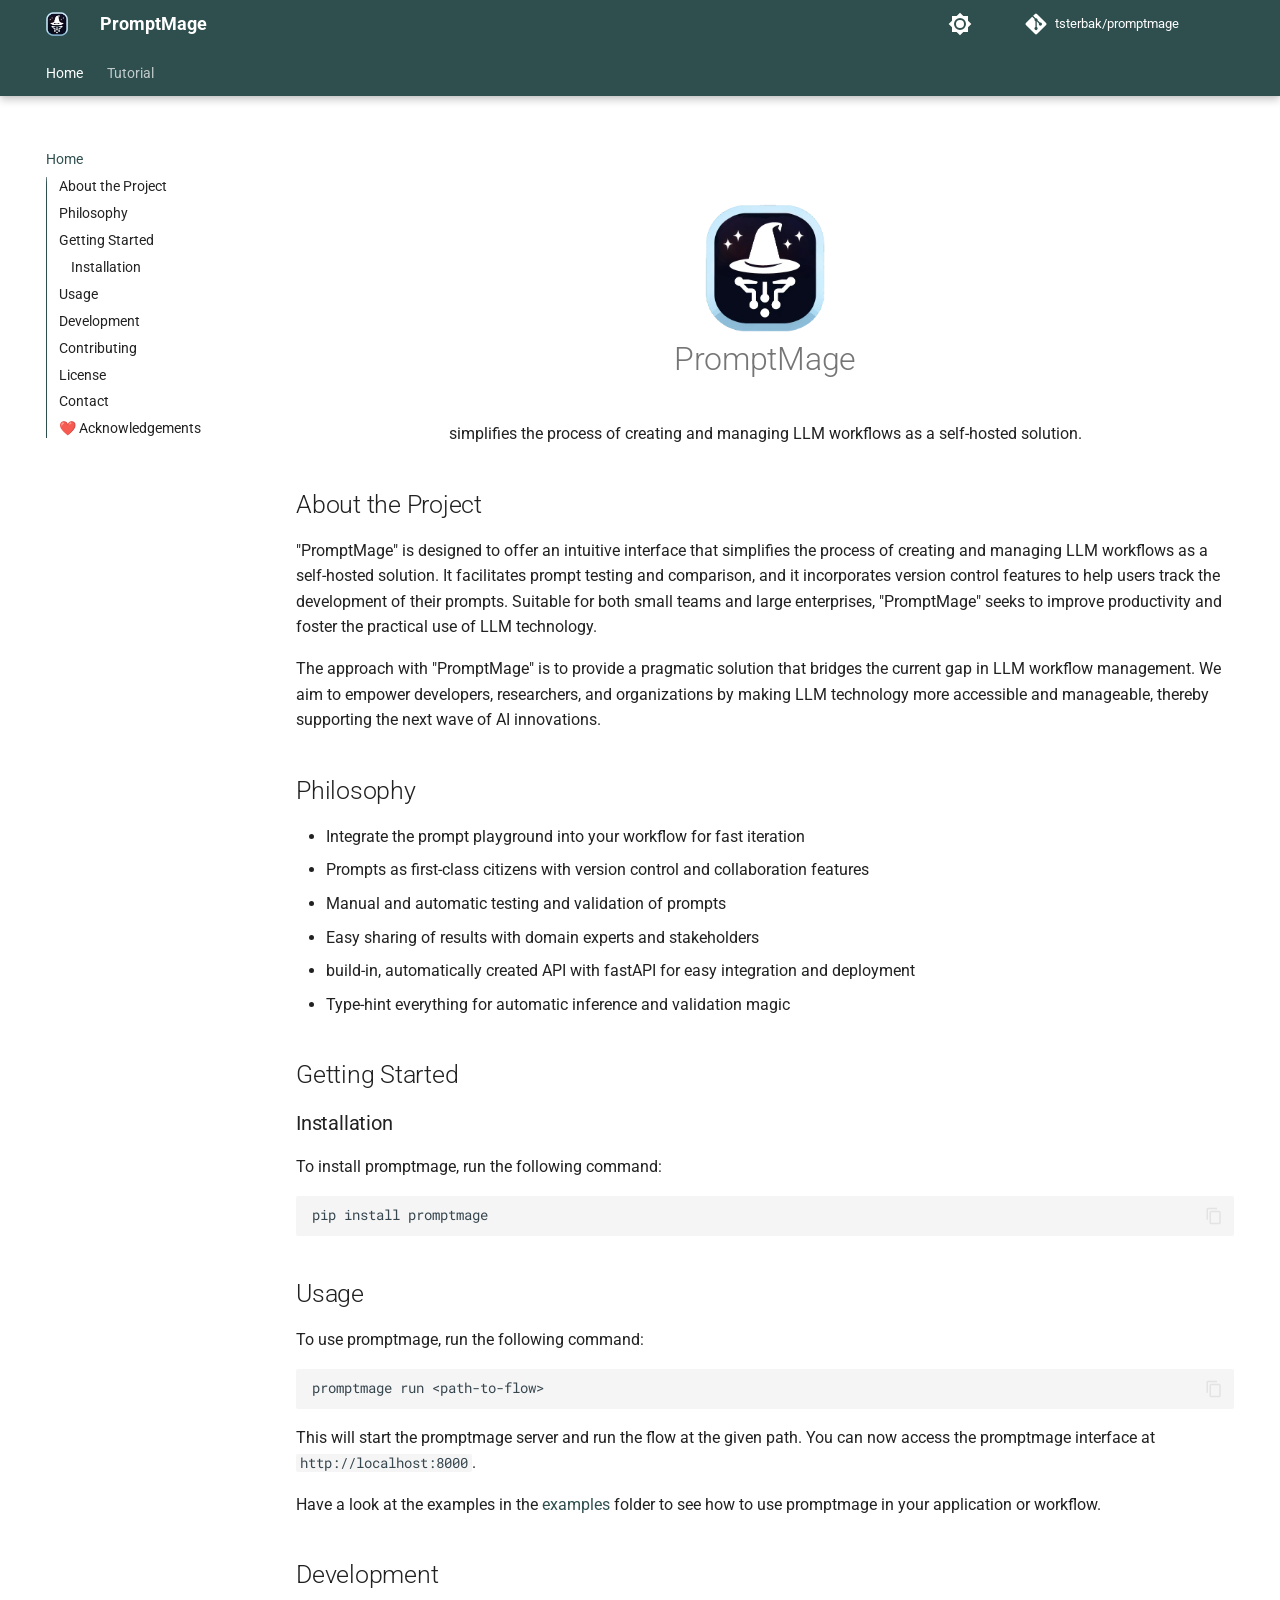
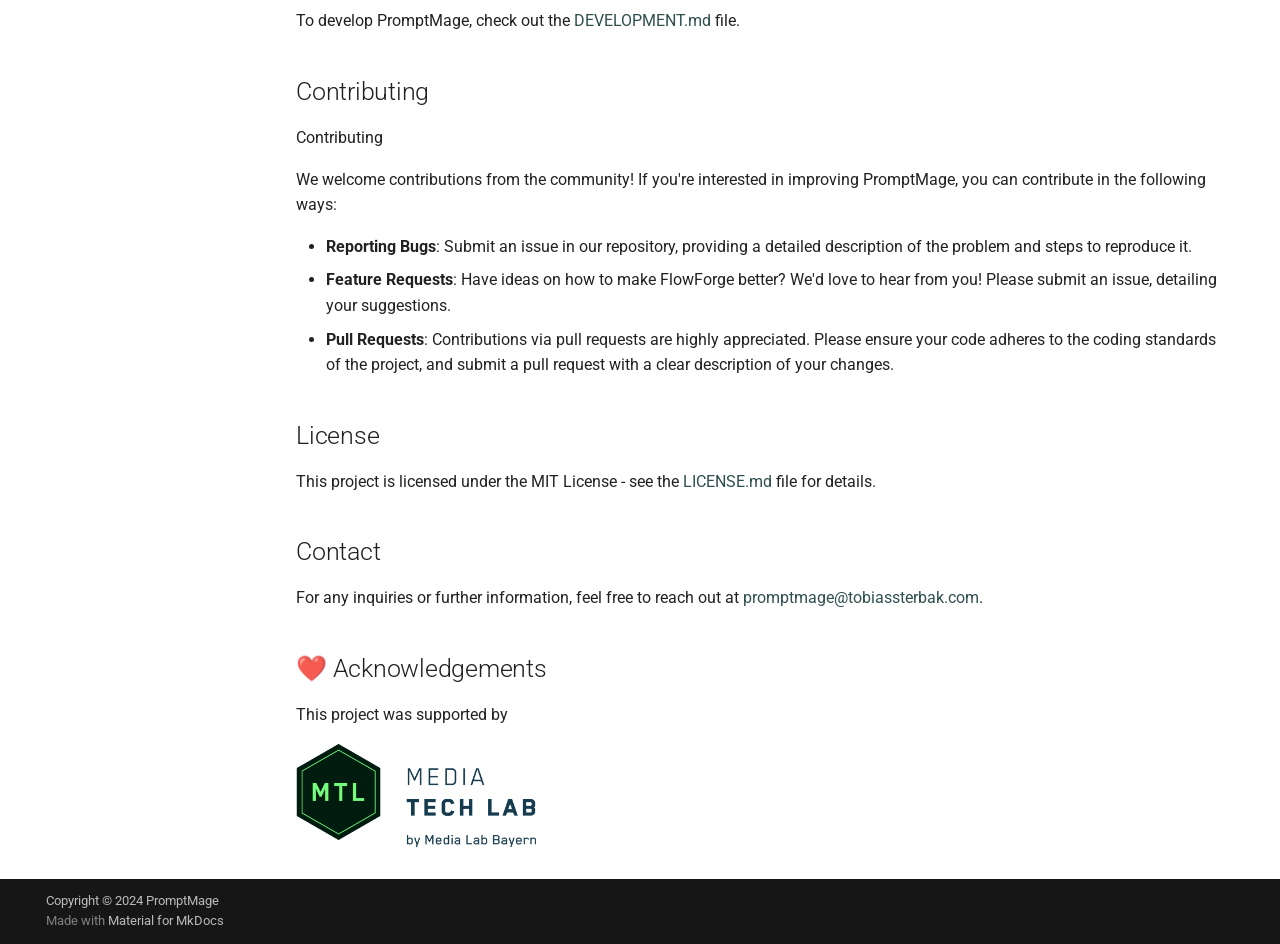
<file: index.html>
<!doctype html>
<html lang="en" class="no-js">
  <head>
    
      <meta charset="utf-8">
      <meta name="viewport" content="width=device-width,initial-scale=1">
      
        <meta name="description" content="PromptMage">
      
      
      
        <link rel="canonical" href="https://promptmage.io/">
      
      
      
        <link rel="next" href="tutorial/">
      
      
      <link rel="icon" href="images/favicon-32x32.png">
      <meta name="generator" content="mkdocs-1.6.0, mkdocs-material-9.5.27">
    
    
      
        <title>PromptMage</title>
      
    
    
      <link rel="stylesheet" href="assets/stylesheets/main.6543a935.min.css">
      
        
        <link rel="stylesheet" href="assets/stylesheets/palette.06af60db.min.css">
      
      


    
    
      
    
    
      
        
        
        <link rel="preconnect" href="https://fonts.gstatic.com" crossorigin>
        <link rel="stylesheet" href="https://fonts.googleapis.com/css?family=Roboto:300,300i,400,400i,700,700i%7CRoboto+Mono:400,400i,700,700i&display=fallback">
        <style>:root{--md-text-font:"Roboto";--md-code-font:"Roboto Mono"}</style>
      
    
    
      <link rel="stylesheet" href="stylesheets/extra.css">
    
    <script>__md_scope=new URL(".",location),__md_hash=e=>[...e].reduce((e,_)=>(e<<5)-e+_.charCodeAt(0),0),__md_get=(e,_=localStorage,t=__md_scope)=>JSON.parse(_.getItem(t.pathname+"."+e)),__md_set=(e,_,t=localStorage,a=__md_scope)=>{try{t.setItem(a.pathname+"."+e,JSON.stringify(_))}catch(e){}}</script>
    
      
  


  <script
  defer
  data-domain="promptmage.io"
  src="https://plausible.io/js/plausible.js"
></script>

<script>
  window.plausible = window.plausible || function () { (window.plausible.q = window.plausible.q || []).push(arguments) };

  /* Register event handlers after documented loaded */
  document.addEventListener("DOMContentLoaded", function () {
    /* Set up search tracking */
    if (document.forms.search) {
      var query = document.forms.search.query;
      query.addEventListener("blur", function() {
        if (this.value) plausible("Search", { props: { search_term: this.value } });
      })
    }

    /* Set up feedback, i.e. "Was this page helpful?" */
    document$.subscribe(function () {
      var feedback = document.forms.feedback;
      if (typeof feedback === "undefined") return;

      /* Send feedback to Plausible */
      for (var button of feedback.querySelectorAll("[type=submit]")) {
        button.addEventListener("click", function (ev) {
          ev.preventDefault();

          var page = document.location.pathname;
          var value = this.getAttribute("data-md-value");
          console.log("[feedback] User clicked", { value });
          plausible(`Feedback: ${value}`);

          /* Disable form and show note, if given */
          feedback.firstElementChild.disabled = true;
          var note = feedback.querySelector(".md-feedback__note [data-md-value='" + value + "']");
          if (note) note.hidden = false;
        })

        /* Show feedback */
        feedback.hidden = false;
      }
    });
  });
</script>
  
    <script>"undefined"!=typeof __md_analytics&&__md_analytics()</script>
  

    
    
    
  </head>
  
  
    
    
      
    
    
    
    
    <body dir="ltr" data-md-color-scheme="default" data-md-color-primary="indigo" data-md-color-accent="indigo">
  
    
    <input class="md-toggle" data-md-toggle="drawer" type="checkbox" id="__drawer" autocomplete="off">
    <input class="md-toggle" data-md-toggle="search" type="checkbox" id="__search" autocomplete="off">
    <label class="md-overlay" for="__drawer"></label>
    <div data-md-component="skip">
      
        
        <a href="#about-the-project" class="md-skip">
          Skip to content
        </a>
      
    </div>
    <div data-md-component="announce">
      
    </div>
    
    
      

  

<header class="md-header md-header--shadow md-header--lifted" data-md-component="header">
  <nav class="md-header__inner md-grid" aria-label="Header">
    <a href="." title="PromptMage" class="md-header__button md-logo" aria-label="PromptMage" data-md-component="logo">
      
  <img src="images/promptmage-logo.png" alt="logo">

    </a>
    <label class="md-header__button md-icon" for="__drawer">
      
      <svg xmlns="http://www.w3.org/2000/svg" viewBox="0 0 24 24"><path d="M3 6h18v2H3V6m0 5h18v2H3v-2m0 5h18v2H3v-2Z"/></svg>
    </label>
    <div class="md-header__title" data-md-component="header-title">
      <div class="md-header__ellipsis">
        <div class="md-header__topic">
          <span class="md-ellipsis">
            PromptMage
          </span>
        </div>
        <div class="md-header__topic" data-md-component="header-topic">
          <span class="md-ellipsis">
            
              Home
            
          </span>
        </div>
      </div>
    </div>
    
      
        <form class="md-header__option" data-md-component="palette">
  
    
    
    
    <input class="md-option" data-md-color-media="(prefers-color-scheme: light)" data-md-color-scheme="default" data-md-color-primary="indigo" data-md-color-accent="indigo"  aria-label="Switch to dark mode"  type="radio" name="__palette" id="__palette_0">
    
      <label class="md-header__button md-icon" title="Switch to dark mode" for="__palette_1" hidden>
        <svg xmlns="http://www.w3.org/2000/svg" viewBox="0 0 24 24"><path d="M12 8a4 4 0 0 0-4 4 4 4 0 0 0 4 4 4 4 0 0 0 4-4 4 4 0 0 0-4-4m0 10a6 6 0 0 1-6-6 6 6 0 0 1 6-6 6 6 0 0 1 6 6 6 6 0 0 1-6 6m8-9.31V4h-4.69L12 .69 8.69 4H4v4.69L.69 12 4 15.31V20h4.69L12 23.31 15.31 20H20v-4.69L23.31 12 20 8.69Z"/></svg>
      </label>
    
  
    
    
    
    <input class="md-option" data-md-color-media="(prefers-color-scheme: dark)" data-md-color-scheme="slate" data-md-color-primary="indigo" data-md-color-accent="indigo"  aria-label="Switch to light mode"  type="radio" name="__palette" id="__palette_1">
    
      <label class="md-header__button md-icon" title="Switch to light mode" for="__palette_0" hidden>
        <svg xmlns="http://www.w3.org/2000/svg" viewBox="0 0 24 24"><path d="M12 18c-.89 0-1.74-.2-2.5-.55C11.56 16.5 13 14.42 13 12c0-2.42-1.44-4.5-3.5-5.45C10.26 6.2 11.11 6 12 6a6 6 0 0 1 6 6 6 6 0 0 1-6 6m8-9.31V4h-4.69L12 .69 8.69 4H4v4.69L.69 12 4 15.31V20h4.69L12 23.31 15.31 20H20v-4.69L23.31 12 20 8.69Z"/></svg>
      </label>
    
  
</form>
      
    
    
      <script>var media,input,key,value,palette=__md_get("__palette");if(palette&&palette.color){"(prefers-color-scheme)"===palette.color.media&&(media=matchMedia("(prefers-color-scheme: light)"),input=document.querySelector(media.matches?"[data-md-color-media='(prefers-color-scheme: light)']":"[data-md-color-media='(prefers-color-scheme: dark)']"),palette.color.media=input.getAttribute("data-md-color-media"),palette.color.scheme=input.getAttribute("data-md-color-scheme"),palette.color.primary=input.getAttribute("data-md-color-primary"),palette.color.accent=input.getAttribute("data-md-color-accent"));for([key,value]of Object.entries(palette.color))document.body.setAttribute("data-md-color-"+key,value)}</script>
    
    
    
    
      <div class="md-header__source">
        <a href="https://github.com/tsterbak/promptmage" title="Go to repository" class="md-source" data-md-component="source">
  <div class="md-source__icon md-icon">
    
    <svg xmlns="http://www.w3.org/2000/svg" viewBox="0 0 448 512"><!--! Font Awesome Free 6.5.2 by @fontawesome - https://fontawesome.com License - https://fontawesome.com/license/free (Icons: CC BY 4.0, Fonts: SIL OFL 1.1, Code: MIT License) Copyright 2024 Fonticons, Inc.--><path d="M439.55 236.05 244 40.45a28.87 28.87 0 0 0-40.81 0l-40.66 40.63 51.52 51.52c27.06-9.14 52.68 16.77 43.39 43.68l49.66 49.66c34.23-11.8 61.18 31 35.47 56.69-26.49 26.49-70.21-2.87-56-37.34L240.22 199v121.85c25.3 12.54 22.26 41.85 9.08 55a34.34 34.34 0 0 1-48.55 0c-17.57-17.6-11.07-46.91 11.25-56v-123c-20.8-8.51-24.6-30.74-18.64-45L142.57 101 8.45 235.14a28.86 28.86 0 0 0 0 40.81l195.61 195.6a28.86 28.86 0 0 0 40.8 0l194.69-194.69a28.86 28.86 0 0 0 0-40.81z"/></svg>
  </div>
  <div class="md-source__repository">
    tsterbak/promptmage
  </div>
</a>
      </div>
    
  </nav>
  
    
      
<nav class="md-tabs" aria-label="Tabs" data-md-component="tabs">
  <div class="md-grid">
    <ul class="md-tabs__list">
      
        
  
  
    
  
  
    <li class="md-tabs__item md-tabs__item--active">
      <a href="." class="md-tabs__link">
        
  
    
  
  Home

      </a>
    </li>
  

      
        
  
  
  
    <li class="md-tabs__item">
      <a href="tutorial/" class="md-tabs__link">
        
  
    
  
  Tutorial

      </a>
    </li>
  

      
    </ul>
  </div>
</nav>
    
  
</header>
    
    <div class="md-container" data-md-component="container">
      
      
        
      
      <main class="md-main" data-md-component="main">
        <div class="md-main__inner md-grid">
          
            
              
              <div class="md-sidebar md-sidebar--primary" data-md-component="sidebar" data-md-type="navigation" >
                <div class="md-sidebar__scrollwrap">
                  <div class="md-sidebar__inner">
                    


  


  

<nav class="md-nav md-nav--primary md-nav--lifted md-nav--integrated" aria-label="Navigation" data-md-level="0">
  <label class="md-nav__title" for="__drawer">
    <a href="." title="PromptMage" class="md-nav__button md-logo" aria-label="PromptMage" data-md-component="logo">
      
  <img src="images/promptmage-logo.png" alt="logo">

    </a>
    PromptMage
  </label>
  
    <div class="md-nav__source">
      <a href="https://github.com/tsterbak/promptmage" title="Go to repository" class="md-source" data-md-component="source">
  <div class="md-source__icon md-icon">
    
    <svg xmlns="http://www.w3.org/2000/svg" viewBox="0 0 448 512"><!--! Font Awesome Free 6.5.2 by @fontawesome - https://fontawesome.com License - https://fontawesome.com/license/free (Icons: CC BY 4.0, Fonts: SIL OFL 1.1, Code: MIT License) Copyright 2024 Fonticons, Inc.--><path d="M439.55 236.05 244 40.45a28.87 28.87 0 0 0-40.81 0l-40.66 40.63 51.52 51.52c27.06-9.14 52.68 16.77 43.39 43.68l49.66 49.66c34.23-11.8 61.18 31 35.47 56.69-26.49 26.49-70.21-2.87-56-37.34L240.22 199v121.85c25.3 12.54 22.26 41.85 9.08 55a34.34 34.34 0 0 1-48.55 0c-17.57-17.6-11.07-46.91 11.25-56v-123c-20.8-8.51-24.6-30.74-18.64-45L142.57 101 8.45 235.14a28.86 28.86 0 0 0 0 40.81l195.61 195.6a28.86 28.86 0 0 0 40.8 0l194.69-194.69a28.86 28.86 0 0 0 0-40.81z"/></svg>
  </div>
  <div class="md-source__repository">
    tsterbak/promptmage
  </div>
</a>
    </div>
  
  <ul class="md-nav__list" data-md-scrollfix>
    
      
      
  
  
    
  
  
  
    <li class="md-nav__item md-nav__item--active">
      
      <input class="md-nav__toggle md-toggle" type="checkbox" id="__toc">
      
      
      
        <label class="md-nav__link md-nav__link--active" for="__toc">
          
  
  <span class="md-ellipsis">
    Home
  </span>
  

          <span class="md-nav__icon md-icon"></span>
        </label>
      
      <a href="." class="md-nav__link md-nav__link--active">
        
  
  <span class="md-ellipsis">
    Home
  </span>
  

      </a>
      
        

<nav class="md-nav md-nav--secondary" aria-label="Table of contents">
  
  
  
  
    <label class="md-nav__title" for="__toc">
      <span class="md-nav__icon md-icon"></span>
      Table of contents
    </label>
    <ul class="md-nav__list" data-md-component="toc" data-md-scrollfix>
      
        <li class="md-nav__item">
  <a href="#about-the-project" class="md-nav__link">
    <span class="md-ellipsis">
      About the Project
    </span>
  </a>
  
</li>
      
        <li class="md-nav__item">
  <a href="#philosophy" class="md-nav__link">
    <span class="md-ellipsis">
      Philosophy
    </span>
  </a>
  
</li>
      
        <li class="md-nav__item">
  <a href="#getting-started" class="md-nav__link">
    <span class="md-ellipsis">
      Getting Started
    </span>
  </a>
  
    <nav class="md-nav" aria-label="Getting Started">
      <ul class="md-nav__list">
        
          <li class="md-nav__item">
  <a href="#installation" class="md-nav__link">
    <span class="md-ellipsis">
      Installation
    </span>
  </a>
  
</li>
        
      </ul>
    </nav>
  
</li>
      
        <li class="md-nav__item">
  <a href="#usage" class="md-nav__link">
    <span class="md-ellipsis">
      Usage
    </span>
  </a>
  
</li>
      
        <li class="md-nav__item">
  <a href="#development" class="md-nav__link">
    <span class="md-ellipsis">
      Development
    </span>
  </a>
  
</li>
      
        <li class="md-nav__item">
  <a href="#contributing" class="md-nav__link">
    <span class="md-ellipsis">
      Contributing
    </span>
  </a>
  
</li>
      
        <li class="md-nav__item">
  <a href="#license" class="md-nav__link">
    <span class="md-ellipsis">
      License
    </span>
  </a>
  
</li>
      
        <li class="md-nav__item">
  <a href="#contact" class="md-nav__link">
    <span class="md-ellipsis">
      Contact
    </span>
  </a>
  
</li>
      
        <li class="md-nav__item">
  <a href="#acknowledgements" class="md-nav__link">
    <span class="md-ellipsis">
      ❤️ Acknowledgements
    </span>
  </a>
  
</li>
      
    </ul>
  
</nav>
      
    </li>
  

    
      
      
  
  
  
  
    <li class="md-nav__item">
      <a href="tutorial/" class="md-nav__link">
        
  
  <span class="md-ellipsis">
    Tutorial
  </span>
  

      </a>
    </li>
  

    
  </ul>
</nav>
                  </div>
                </div>
              </div>
            
            
          
          
            <div class="md-content" data-md-component="content">
              <article class="md-content__inner md-typeset">
                
                  

  
  


<p><br /></p>
<div align="center">
  <a href="https://github.com/tsterbak/promptmage">
    <img src="images/promptmage-logo.png" alt="PromptMage-Logo" width="120" height="120">
  </a>

  <h1 align="center">PromptMage</h1>

  <p align="center">
    simplifies the process of creating and managing LLM workflows as a self-hosted solution.
  </p>
</div>

<h2 id="about-the-project">About the Project</h2>
<p>"PromptMage" is designed to offer an intuitive interface that simplifies the process of creating and managing LLM workflows as a self-hosted solution. It facilitates prompt testing and comparison, and it incorporates version control features to help users track the development of their prompts. Suitable for both small teams and large enterprises, "PromptMage" seeks to improve productivity and foster the practical use of LLM technology.</p>
<p>The approach with "PromptMage" is to provide a pragmatic solution that bridges the current gap in LLM workflow management. We aim to empower developers, researchers, and organizations by making LLM technology more accessible and manageable, thereby supporting the next wave of AI innovations.</p>
<h2 id="philosophy">Philosophy</h2>
<ul>
<li>Integrate the prompt playground into your workflow for fast iteration</li>
<li>Prompts as first-class citizens with version control and collaboration features</li>
<li>Manual and automatic testing and validation of prompts</li>
<li>Easy sharing of results with domain experts and stakeholders</li>
<li>build-in, automatically created API with fastAPI for easy integration and deployment</li>
<li>Type-hint everything for automatic inference and validation magic</li>
</ul>
<h2 id="getting-started">Getting Started</h2>
<h3 id="installation">Installation</h3>
<p>To install promptmage, run the following command:</p>
<div class="language-bash highlight"><pre><span></span><code><span id="__span-0-1"><a id="__codelineno-0-1" name="__codelineno-0-1" href="#__codelineno-0-1"></a>pip<span class="w"> </span>install<span class="w"> </span>promptmage<span class="w"> </span>
</span></code></pre></div>
<h2 id="usage">Usage</h2>
<p>To use promptmage, run the following command:</p>
<div class="language-bash highlight"><pre><span></span><code><span id="__span-1-1"><a id="__codelineno-1-1" name="__codelineno-1-1" href="#__codelineno-1-1"></a>promptmage<span class="w"> </span>run<span class="w"> </span>&lt;path-to-flow&gt;
</span></code></pre></div>
<p>This will start the promptmage server and run the flow at the given path. You can now access the promptmage interface at <code>http://localhost:8000</code>.</p>
<p>Have a look at the examples in the <a href="examples">examples</a> folder to see how to use promptmage in your application or workflow.</p>
<h2 id="development">Development</h2>
<p>To develop PromptMage, check out the <a href="DEVELOPMENT.md">DEVELOPMENT.md</a> file.</p>
<h2 id="contributing">Contributing</h2>
<p>Contributing</p>
<p>We welcome contributions from the community! If you're interested in improving PromptMage, you can contribute in the following ways:</p>
<ul>
<li><strong>Reporting Bugs</strong>: Submit an issue in our repository, providing a detailed description of the problem and steps to reproduce it.</li>
<li><strong>Feature Requests</strong>: Have ideas on how to make FlowForge better? We'd love to hear from you! Please submit an issue, detailing your suggestions.</li>
<li><strong>Pull Requests</strong>: Contributions via pull requests are highly appreciated. Please ensure your code adheres to the coding standards of the project, and submit a pull request with a clear description of your changes.</li>
</ul>
<h2 id="license">License</h2>
<p>This project is licensed under the MIT License - see the <a href="LICENSE.md">LICENSE.md</a> file for details.</p>
<h2 id="contact">Contact</h2>
<p>For any inquiries or further information, feel free to reach out at <a href="mailto:promptmage@tobiassterbak.com">promptmage@tobiassterbak.com</a>.</p>
<h2 id="acknowledgements">❤️ Acknowledgements</h2>
<p>This project was supported by</p>
<p><a href="https://www.media-lab.de/en/programs/media-tech-lab">
    <img src="images/mtl-powered-by.png" width="240" title="Media Tech Lab powered by logo">
</a></p>









  




                
              </article>
            </div>
          
          
<script>var target=document.getElementById(location.hash.slice(1));target&&target.name&&(target.checked=target.name.startsWith("__tabbed_"))</script>
        </div>
        
      </main>
      
        <footer class="md-footer">
  
  <div class="md-footer-meta md-typeset">
    <div class="md-footer-meta__inner md-grid">
      <div class="md-copyright">
  
    <div class="md-copyright__highlight">
      Copyright &copy; 2024 PromptMage
    </div>
  
  
    Made with
    <a href="https://squidfunk.github.io/mkdocs-material/" target="_blank" rel="noopener">
      Material for MkDocs
    </a>
  
</div>
      
    </div>
  </div>
</footer>
      
    </div>
    <div class="md-dialog" data-md-component="dialog">
      <div class="md-dialog__inner md-typeset"></div>
    </div>
    
    
    <script id="__config" type="application/json">{"base": ".", "features": ["content.code.copy", "navigation.tabs", "navigation.tabs.sticky", "navigation.sections", "toc.integrate"], "search": "assets/javascripts/workers/search.b8dbb3d2.min.js", "translations": {"clipboard.copied": "Copied to clipboard", "clipboard.copy": "Copy to clipboard", "search.result.more.one": "1 more on this page", "search.result.more.other": "# more on this page", "search.result.none": "No matching documents", "search.result.one": "1 matching document", "search.result.other": "# matching documents", "search.result.placeholder": "Type to start searching", "search.result.term.missing": "Missing", "select.version": "Select version"}}</script>
    
    
      <script src="assets/javascripts/bundle.ad660dcc.min.js"></script>
      
    
  </body>
</html>
</file>
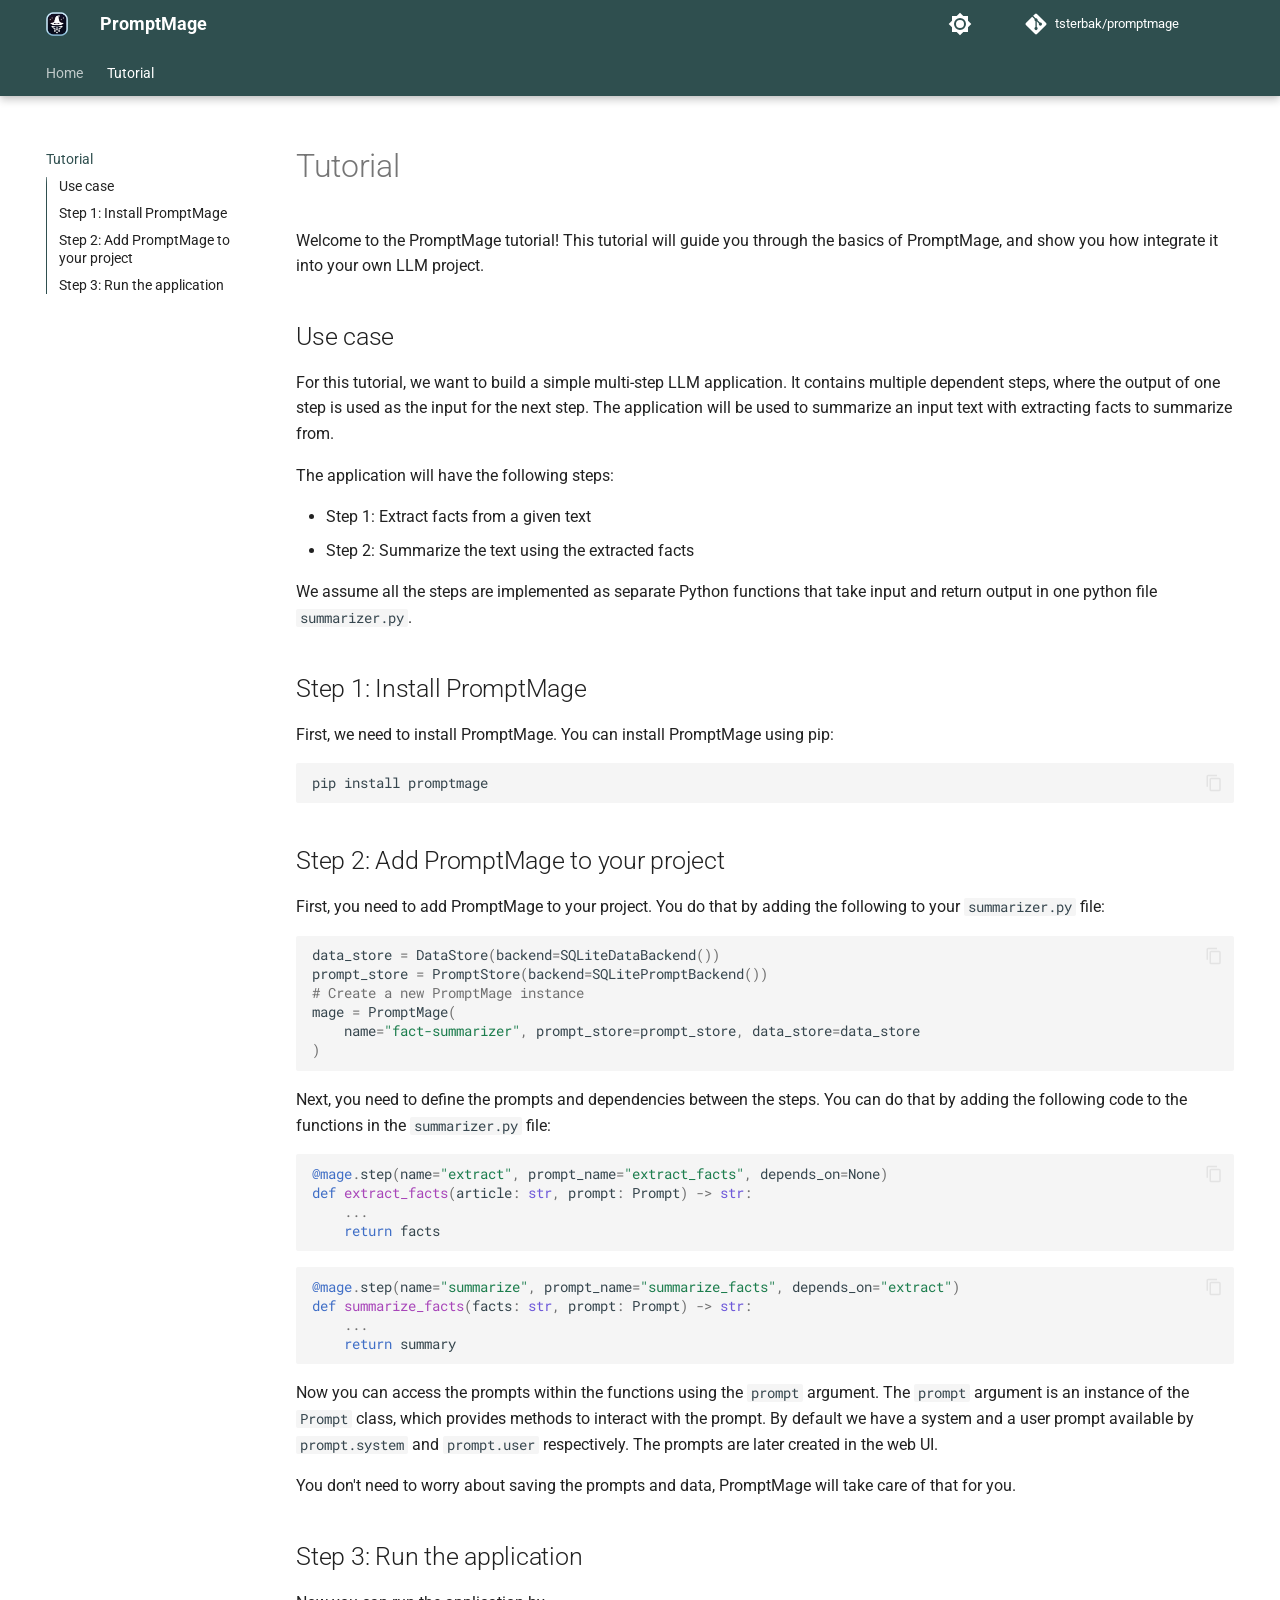
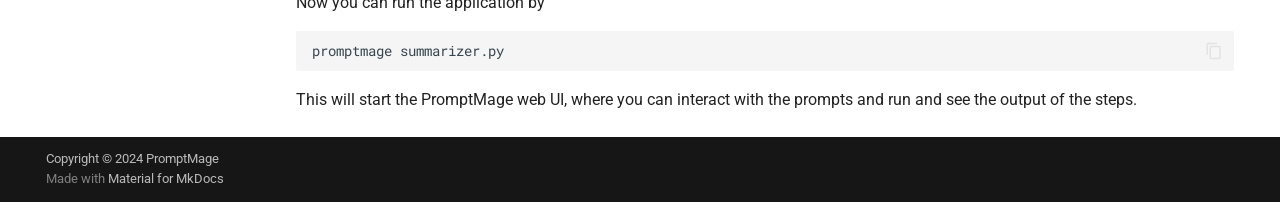
<file: tutorial/index.html>
<!doctype html>
<html lang="en" class="no-js">
  <head>
    
      <meta charset="utf-8">
      <meta name="viewport" content="width=device-width,initial-scale=1">
      
        <meta name="description" content="PromptMage">
      
      
      
        <link rel="canonical" href="https://promptmage.io/tutorial/">
      
      
        <link rel="prev" href="..">
      
      
      
      <link rel="icon" href="../images/favicon-32x32.png">
      <meta name="generator" content="mkdocs-1.6.0, mkdocs-material-9.5.27">
    
    
      
        <title>Tutorial - PromptMage</title>
      
    
    
      <link rel="stylesheet" href="../assets/stylesheets/main.6543a935.min.css">
      
        
        <link rel="stylesheet" href="../assets/stylesheets/palette.06af60db.min.css">
      
      


    
    
      
    
    
      
        
        
        <link rel="preconnect" href="https://fonts.gstatic.com" crossorigin>
        <link rel="stylesheet" href="https://fonts.googleapis.com/css?family=Roboto:300,300i,400,400i,700,700i%7CRoboto+Mono:400,400i,700,700i&display=fallback">
        <style>:root{--md-text-font:"Roboto";--md-code-font:"Roboto Mono"}</style>
      
    
    
      <link rel="stylesheet" href="../stylesheets/extra.css">
    
    <script>__md_scope=new URL("..",location),__md_hash=e=>[...e].reduce((e,_)=>(e<<5)-e+_.charCodeAt(0),0),__md_get=(e,_=localStorage,t=__md_scope)=>JSON.parse(_.getItem(t.pathname+"."+e)),__md_set=(e,_,t=localStorage,a=__md_scope)=>{try{t.setItem(a.pathname+"."+e,JSON.stringify(_))}catch(e){}}</script>
    
      
  


  <script
  defer
  data-domain="promptmage.io"
  src="https://plausible.io/js/plausible.js"
></script>

<script>
  window.plausible = window.plausible || function () { (window.plausible.q = window.plausible.q || []).push(arguments) };

  /* Register event handlers after documented loaded */
  document.addEventListener("DOMContentLoaded", function () {
    /* Set up search tracking */
    if (document.forms.search) {
      var query = document.forms.search.query;
      query.addEventListener("blur", function() {
        if (this.value) plausible("Search", { props: { search_term: this.value } });
      })
    }

    /* Set up feedback, i.e. "Was this page helpful?" */
    document$.subscribe(function () {
      var feedback = document.forms.feedback;
      if (typeof feedback === "undefined") return;

      /* Send feedback to Plausible */
      for (var button of feedback.querySelectorAll("[type=submit]")) {
        button.addEventListener("click", function (ev) {
          ev.preventDefault();

          var page = document.location.pathname;
          var value = this.getAttribute("data-md-value");
          console.log("[feedback] User clicked", { value });
          plausible(`Feedback: ${value}`);

          /* Disable form and show note, if given */
          feedback.firstElementChild.disabled = true;
          var note = feedback.querySelector(".md-feedback__note [data-md-value='" + value + "']");
          if (note) note.hidden = false;
        })

        /* Show feedback */
        feedback.hidden = false;
      }
    });
  });
</script>
  
    <script>"undefined"!=typeof __md_analytics&&__md_analytics()</script>
  

    
    
    
  </head>
  
  
    
    
      
    
    
    
    
    <body dir="ltr" data-md-color-scheme="default" data-md-color-primary="indigo" data-md-color-accent="indigo">
  
    
    <input class="md-toggle" data-md-toggle="drawer" type="checkbox" id="__drawer" autocomplete="off">
    <input class="md-toggle" data-md-toggle="search" type="checkbox" id="__search" autocomplete="off">
    <label class="md-overlay" for="__drawer"></label>
    <div data-md-component="skip">
      
        
        <a href="#tutorial" class="md-skip">
          Skip to content
        </a>
      
    </div>
    <div data-md-component="announce">
      
    </div>
    
    
      

  

<header class="md-header md-header--shadow md-header--lifted" data-md-component="header">
  <nav class="md-header__inner md-grid" aria-label="Header">
    <a href=".." title="PromptMage" class="md-header__button md-logo" aria-label="PromptMage" data-md-component="logo">
      
  <img src="../images/promptmage-logo.png" alt="logo">

    </a>
    <label class="md-header__button md-icon" for="__drawer">
      
      <svg xmlns="http://www.w3.org/2000/svg" viewBox="0 0 24 24"><path d="M3 6h18v2H3V6m0 5h18v2H3v-2m0 5h18v2H3v-2Z"/></svg>
    </label>
    <div class="md-header__title" data-md-component="header-title">
      <div class="md-header__ellipsis">
        <div class="md-header__topic">
          <span class="md-ellipsis">
            PromptMage
          </span>
        </div>
        <div class="md-header__topic" data-md-component="header-topic">
          <span class="md-ellipsis">
            
              Tutorial
            
          </span>
        </div>
      </div>
    </div>
    
      
        <form class="md-header__option" data-md-component="palette">
  
    
    
    
    <input class="md-option" data-md-color-media="(prefers-color-scheme: light)" data-md-color-scheme="default" data-md-color-primary="indigo" data-md-color-accent="indigo"  aria-label="Switch to dark mode"  type="radio" name="__palette" id="__palette_0">
    
      <label class="md-header__button md-icon" title="Switch to dark mode" for="__palette_1" hidden>
        <svg xmlns="http://www.w3.org/2000/svg" viewBox="0 0 24 24"><path d="M12 8a4 4 0 0 0-4 4 4 4 0 0 0 4 4 4 4 0 0 0 4-4 4 4 0 0 0-4-4m0 10a6 6 0 0 1-6-6 6 6 0 0 1 6-6 6 6 0 0 1 6 6 6 6 0 0 1-6 6m8-9.31V4h-4.69L12 .69 8.69 4H4v4.69L.69 12 4 15.31V20h4.69L12 23.31 15.31 20H20v-4.69L23.31 12 20 8.69Z"/></svg>
      </label>
    
  
    
    
    
    <input class="md-option" data-md-color-media="(prefers-color-scheme: dark)" data-md-color-scheme="slate" data-md-color-primary="indigo" data-md-color-accent="indigo"  aria-label="Switch to light mode"  type="radio" name="__palette" id="__palette_1">
    
      <label class="md-header__button md-icon" title="Switch to light mode" for="__palette_0" hidden>
        <svg xmlns="http://www.w3.org/2000/svg" viewBox="0 0 24 24"><path d="M12 18c-.89 0-1.74-.2-2.5-.55C11.56 16.5 13 14.42 13 12c0-2.42-1.44-4.5-3.5-5.45C10.26 6.2 11.11 6 12 6a6 6 0 0 1 6 6 6 6 0 0 1-6 6m8-9.31V4h-4.69L12 .69 8.69 4H4v4.69L.69 12 4 15.31V20h4.69L12 23.31 15.31 20H20v-4.69L23.31 12 20 8.69Z"/></svg>
      </label>
    
  
</form>
      
    
    
      <script>var media,input,key,value,palette=__md_get("__palette");if(palette&&palette.color){"(prefers-color-scheme)"===palette.color.media&&(media=matchMedia("(prefers-color-scheme: light)"),input=document.querySelector(media.matches?"[data-md-color-media='(prefers-color-scheme: light)']":"[data-md-color-media='(prefers-color-scheme: dark)']"),palette.color.media=input.getAttribute("data-md-color-media"),palette.color.scheme=input.getAttribute("data-md-color-scheme"),palette.color.primary=input.getAttribute("data-md-color-primary"),palette.color.accent=input.getAttribute("data-md-color-accent"));for([key,value]of Object.entries(palette.color))document.body.setAttribute("data-md-color-"+key,value)}</script>
    
    
    
    
      <div class="md-header__source">
        <a href="https://github.com/tsterbak/promptmage" title="Go to repository" class="md-source" data-md-component="source">
  <div class="md-source__icon md-icon">
    
    <svg xmlns="http://www.w3.org/2000/svg" viewBox="0 0 448 512"><!--! Font Awesome Free 6.5.2 by @fontawesome - https://fontawesome.com License - https://fontawesome.com/license/free (Icons: CC BY 4.0, Fonts: SIL OFL 1.1, Code: MIT License) Copyright 2024 Fonticons, Inc.--><path d="M439.55 236.05 244 40.45a28.87 28.87 0 0 0-40.81 0l-40.66 40.63 51.52 51.52c27.06-9.14 52.68 16.77 43.39 43.68l49.66 49.66c34.23-11.8 61.18 31 35.47 56.69-26.49 26.49-70.21-2.87-56-37.34L240.22 199v121.85c25.3 12.54 22.26 41.85 9.08 55a34.34 34.34 0 0 1-48.55 0c-17.57-17.6-11.07-46.91 11.25-56v-123c-20.8-8.51-24.6-30.74-18.64-45L142.57 101 8.45 235.14a28.86 28.86 0 0 0 0 40.81l195.61 195.6a28.86 28.86 0 0 0 40.8 0l194.69-194.69a28.86 28.86 0 0 0 0-40.81z"/></svg>
  </div>
  <div class="md-source__repository">
    tsterbak/promptmage
  </div>
</a>
      </div>
    
  </nav>
  
    
      
<nav class="md-tabs" aria-label="Tabs" data-md-component="tabs">
  <div class="md-grid">
    <ul class="md-tabs__list">
      
        
  
  
  
    <li class="md-tabs__item">
      <a href=".." class="md-tabs__link">
        
  
    
  
  Home

      </a>
    </li>
  

      
        
  
  
    
  
  
    <li class="md-tabs__item md-tabs__item--active">
      <a href="./" class="md-tabs__link">
        
  
    
  
  Tutorial

      </a>
    </li>
  

      
    </ul>
  </div>
</nav>
    
  
</header>
    
    <div class="md-container" data-md-component="container">
      
      
        
      
      <main class="md-main" data-md-component="main">
        <div class="md-main__inner md-grid">
          
            
              
              <div class="md-sidebar md-sidebar--primary" data-md-component="sidebar" data-md-type="navigation" >
                <div class="md-sidebar__scrollwrap">
                  <div class="md-sidebar__inner">
                    


  


  

<nav class="md-nav md-nav--primary md-nav--lifted md-nav--integrated" aria-label="Navigation" data-md-level="0">
  <label class="md-nav__title" for="__drawer">
    <a href=".." title="PromptMage" class="md-nav__button md-logo" aria-label="PromptMage" data-md-component="logo">
      
  <img src="../images/promptmage-logo.png" alt="logo">

    </a>
    PromptMage
  </label>
  
    <div class="md-nav__source">
      <a href="https://github.com/tsterbak/promptmage" title="Go to repository" class="md-source" data-md-component="source">
  <div class="md-source__icon md-icon">
    
    <svg xmlns="http://www.w3.org/2000/svg" viewBox="0 0 448 512"><!--! Font Awesome Free 6.5.2 by @fontawesome - https://fontawesome.com License - https://fontawesome.com/license/free (Icons: CC BY 4.0, Fonts: SIL OFL 1.1, Code: MIT License) Copyright 2024 Fonticons, Inc.--><path d="M439.55 236.05 244 40.45a28.87 28.87 0 0 0-40.81 0l-40.66 40.63 51.52 51.52c27.06-9.14 52.68 16.77 43.39 43.68l49.66 49.66c34.23-11.8 61.18 31 35.47 56.69-26.49 26.49-70.21-2.87-56-37.34L240.22 199v121.85c25.3 12.54 22.26 41.85 9.08 55a34.34 34.34 0 0 1-48.55 0c-17.57-17.6-11.07-46.91 11.25-56v-123c-20.8-8.51-24.6-30.74-18.64-45L142.57 101 8.45 235.14a28.86 28.86 0 0 0 0 40.81l195.61 195.6a28.86 28.86 0 0 0 40.8 0l194.69-194.69a28.86 28.86 0 0 0 0-40.81z"/></svg>
  </div>
  <div class="md-source__repository">
    tsterbak/promptmage
  </div>
</a>
    </div>
  
  <ul class="md-nav__list" data-md-scrollfix>
    
      
      
  
  
  
  
    <li class="md-nav__item">
      <a href=".." class="md-nav__link">
        
  
  <span class="md-ellipsis">
    Home
  </span>
  

      </a>
    </li>
  

    
      
      
  
  
    
  
  
  
    <li class="md-nav__item md-nav__item--active">
      
      <input class="md-nav__toggle md-toggle" type="checkbox" id="__toc">
      
      
        
      
      
        <label class="md-nav__link md-nav__link--active" for="__toc">
          
  
  <span class="md-ellipsis">
    Tutorial
  </span>
  

          <span class="md-nav__icon md-icon"></span>
        </label>
      
      <a href="./" class="md-nav__link md-nav__link--active">
        
  
  <span class="md-ellipsis">
    Tutorial
  </span>
  

      </a>
      
        

<nav class="md-nav md-nav--secondary" aria-label="Table of contents">
  
  
  
    
  
  
    <label class="md-nav__title" for="__toc">
      <span class="md-nav__icon md-icon"></span>
      Table of contents
    </label>
    <ul class="md-nav__list" data-md-component="toc" data-md-scrollfix>
      
        <li class="md-nav__item">
  <a href="#use-case" class="md-nav__link">
    <span class="md-ellipsis">
      Use case
    </span>
  </a>
  
</li>
      
        <li class="md-nav__item">
  <a href="#step-1-install-promptmage" class="md-nav__link">
    <span class="md-ellipsis">
      Step 1: Install PromptMage
    </span>
  </a>
  
</li>
      
        <li class="md-nav__item">
  <a href="#step-2-add-promptmage-to-your-project" class="md-nav__link">
    <span class="md-ellipsis">
      Step 2: Add PromptMage to your project
    </span>
  </a>
  
</li>
      
        <li class="md-nav__item">
  <a href="#step-3-run-the-application" class="md-nav__link">
    <span class="md-ellipsis">
      Step 3: Run the application
    </span>
  </a>
  
</li>
      
    </ul>
  
</nav>
      
    </li>
  

    
  </ul>
</nav>
                  </div>
                </div>
              </div>
            
            
          
          
            <div class="md-content" data-md-component="content">
              <article class="md-content__inner md-typeset">
                
                  

  
  


<h1 id="tutorial">Tutorial</h1>
<p>Welcome to the PromptMage tutorial! This tutorial will guide you through the basics of PromptMage, and show you how integrate it into your own LLM project.</p>
<h2 id="use-case">Use case</h2>
<p>For this tutorial, we want to build a simple multi-step LLM application. It contains multiple dependent steps, where the output of one step is used as the input for the next step. The application will be used to summarize an input text with extracting facts to summarize from.</p>
<p>The application will have the following steps:</p>
<ul>
<li>Step 1: Extract facts from a given text</li>
<li>Step 2: Summarize the text using the extracted facts</li>
</ul>
<p>We assume all the steps are implemented as separate Python functions that take input and return output in one python file <code>summarizer.py</code>.</p>
<h2 id="step-1-install-promptmage">Step 1: Install PromptMage</h2>
<p>First, we need to install PromptMage. You can install PromptMage using pip:</p>
<div class="language-bash highlight"><pre><span></span><code><span id="__span-0-1"><a id="__codelineno-0-1" name="__codelineno-0-1" href="#__codelineno-0-1"></a>pip<span class="w"> </span>install<span class="w"> </span>promptmage
</span></code></pre></div>
<h2 id="step-2-add-promptmage-to-your-project">Step 2: Add PromptMage to your project</h2>
<p>First, you need to add PromptMage to your project. You do that by adding the following to your <code>summarizer.py</code> file:</p>
<div class="language-python highlight"><pre><span></span><code><span id="__span-1-1"><a id="__codelineno-1-1" name="__codelineno-1-1" href="#__codelineno-1-1"></a><span class="n">data_store</span> <span class="o">=</span> <span class="n">DataStore</span><span class="p">(</span><span class="n">backend</span><span class="o">=</span><span class="n">SQLiteDataBackend</span><span class="p">())</span>
</span><span id="__span-1-2"><a id="__codelineno-1-2" name="__codelineno-1-2" href="#__codelineno-1-2"></a><span class="n">prompt_store</span> <span class="o">=</span> <span class="n">PromptStore</span><span class="p">(</span><span class="n">backend</span><span class="o">=</span><span class="n">SQLitePromptBackend</span><span class="p">())</span>
</span><span id="__span-1-3"><a id="__codelineno-1-3" name="__codelineno-1-3" href="#__codelineno-1-3"></a><span class="c1"># Create a new PromptMage instance</span>
</span><span id="__span-1-4"><a id="__codelineno-1-4" name="__codelineno-1-4" href="#__codelineno-1-4"></a><span class="n">mage</span> <span class="o">=</span> <span class="n">PromptMage</span><span class="p">(</span>
</span><span id="__span-1-5"><a id="__codelineno-1-5" name="__codelineno-1-5" href="#__codelineno-1-5"></a>    <span class="n">name</span><span class="o">=</span><span class="s2">&quot;fact-summarizer&quot;</span><span class="p">,</span> <span class="n">prompt_store</span><span class="o">=</span><span class="n">prompt_store</span><span class="p">,</span> <span class="n">data_store</span><span class="o">=</span><span class="n">data_store</span>
</span><span id="__span-1-6"><a id="__codelineno-1-6" name="__codelineno-1-6" href="#__codelineno-1-6"></a><span class="p">)</span>
</span></code></pre></div>
<p>Next, you need to define the prompts and dependencies between the steps. You can do that by adding the following code to the functions in the <code>summarizer.py</code> file:</p>
<div class="language-python highlight"><pre><span></span><code><span id="__span-2-1"><a id="__codelineno-2-1" name="__codelineno-2-1" href="#__codelineno-2-1"></a><span class="nd">@mage</span><span class="o">.</span><span class="n">step</span><span class="p">(</span><span class="n">name</span><span class="o">=</span><span class="s2">&quot;extract&quot;</span><span class="p">,</span> <span class="n">prompt_name</span><span class="o">=</span><span class="s2">&quot;extract_facts&quot;</span><span class="p">,</span> <span class="n">depends_on</span><span class="o">=</span><span class="kc">None</span><span class="p">)</span>
</span><span id="__span-2-2"><a id="__codelineno-2-2" name="__codelineno-2-2" href="#__codelineno-2-2"></a><span class="k">def</span> <span class="nf">extract_facts</span><span class="p">(</span><span class="n">article</span><span class="p">:</span> <span class="nb">str</span><span class="p">,</span> <span class="n">prompt</span><span class="p">:</span> <span class="n">Prompt</span><span class="p">)</span> <span class="o">-&gt;</span> <span class="nb">str</span><span class="p">:</span>
</span><span id="__span-2-3"><a id="__codelineno-2-3" name="__codelineno-2-3" href="#__codelineno-2-3"></a>    <span class="o">...</span>
</span><span id="__span-2-4"><a id="__codelineno-2-4" name="__codelineno-2-4" href="#__codelineno-2-4"></a>    <span class="k">return</span> <span class="n">facts</span>
</span></code></pre></div>
<div class="language-python highlight"><pre><span></span><code><span id="__span-3-1"><a id="__codelineno-3-1" name="__codelineno-3-1" href="#__codelineno-3-1"></a><span class="nd">@mage</span><span class="o">.</span><span class="n">step</span><span class="p">(</span><span class="n">name</span><span class="o">=</span><span class="s2">&quot;summarize&quot;</span><span class="p">,</span> <span class="n">prompt_name</span><span class="o">=</span><span class="s2">&quot;summarize_facts&quot;</span><span class="p">,</span> <span class="n">depends_on</span><span class="o">=</span><span class="s2">&quot;extract&quot;</span><span class="p">)</span>
</span><span id="__span-3-2"><a id="__codelineno-3-2" name="__codelineno-3-2" href="#__codelineno-3-2"></a><span class="k">def</span> <span class="nf">summarize_facts</span><span class="p">(</span><span class="n">facts</span><span class="p">:</span> <span class="nb">str</span><span class="p">,</span> <span class="n">prompt</span><span class="p">:</span> <span class="n">Prompt</span><span class="p">)</span> <span class="o">-&gt;</span> <span class="nb">str</span><span class="p">:</span>
</span><span id="__span-3-3"><a id="__codelineno-3-3" name="__codelineno-3-3" href="#__codelineno-3-3"></a>    <span class="o">...</span>
</span><span id="__span-3-4"><a id="__codelineno-3-4" name="__codelineno-3-4" href="#__codelineno-3-4"></a>    <span class="k">return</span> <span class="n">summary</span>
</span></code></pre></div>
<p>Now you can access the prompts within the functions using the <code>prompt</code> argument. The <code>prompt</code> argument is an instance of the <code>Prompt</code> class, which provides methods to interact with the prompt.
By default we have a system and a user prompt available by <code>prompt.system</code> and <code>prompt.user</code> respectively. The prompts are later created in the web UI.</p>
<p>You don't need to worry about saving the prompts and data, PromptMage will take care of that for you.</p>
<h2 id="step-3-run-the-application">Step 3: Run the application</h2>
<p>Now you can run the application by </p>
<div class="language-bash highlight"><pre><span></span><code><span id="__span-4-1"><a id="__codelineno-4-1" name="__codelineno-4-1" href="#__codelineno-4-1"></a>promptmage<span class="w"> </span>summarizer.py
</span></code></pre></div>
<p>This will start the PromptMage web UI, where you can interact with the prompts and run and see the output of the steps.</p>









  




                
              </article>
            </div>
          
          
<script>var target=document.getElementById(location.hash.slice(1));target&&target.name&&(target.checked=target.name.startsWith("__tabbed_"))</script>
        </div>
        
      </main>
      
        <footer class="md-footer">
  
  <div class="md-footer-meta md-typeset">
    <div class="md-footer-meta__inner md-grid">
      <div class="md-copyright">
  
    <div class="md-copyright__highlight">
      Copyright &copy; 2024 PromptMage
    </div>
  
  
    Made with
    <a href="https://squidfunk.github.io/mkdocs-material/" target="_blank" rel="noopener">
      Material for MkDocs
    </a>
  
</div>
      
    </div>
  </div>
</footer>
      
    </div>
    <div class="md-dialog" data-md-component="dialog">
      <div class="md-dialog__inner md-typeset"></div>
    </div>
    
    
    <script id="__config" type="application/json">{"base": "..", "features": ["content.code.copy", "navigation.tabs", "navigation.tabs.sticky", "navigation.sections", "toc.integrate"], "search": "../assets/javascripts/workers/search.b8dbb3d2.min.js", "translations": {"clipboard.copied": "Copied to clipboard", "clipboard.copy": "Copy to clipboard", "search.result.more.one": "1 more on this page", "search.result.more.other": "# more on this page", "search.result.none": "No matching documents", "search.result.one": "1 matching document", "search.result.other": "# matching documents", "search.result.placeholder": "Type to start searching", "search.result.term.missing": "Missing", "select.version": "Select version"}}</script>
    
    
      <script src="../assets/javascripts/bundle.ad660dcc.min.js"></script>
      
    
  </body>
</html>
</file>
<file: stylesheets/extra.css>
[data-md-color-scheme="slate"] {
  --md-primary-fg-color: #2F4F4F;
}

[data-md-color-scheme="default"] {
  --md-primary-fg-color: #2F4F4F;
}
</file>
<file: assets/stylesheets/main.6543a935.min.css>
@charset "UTF-8";html{-webkit-text-size-adjust:none;-moz-text-size-adjust:none;text-size-adjust:none;box-sizing:border-box}*,:after,:before{box-sizing:inherit}@media (prefers-reduced-motion){*,:after,:before{transition:none!important}}body{margin:0}a,button,input,label{-webkit-tap-highlight-color:transparent}a{color:inherit;text-decoration:none}hr{border:0;box-sizing:initial;display:block;height:.05rem;overflow:visible;padding:0}small{font-size:80%}sub,sup{line-height:1em}img{border-style:none}table{border-collapse:initial;border-spacing:0}td,th{font-weight:400;vertical-align:top}button{background:#0000;border:0;font-family:inherit;font-size:inherit;margin:0;padding:0}input{border:0;outline:none}:root{--md-primary-fg-color:#4051b5;--md-primary-fg-color--light:#5d6cc0;--md-primary-fg-color--dark:#303fa1;--md-primary-bg-color:#fff;--md-primary-bg-color--light:#ffffffb3;--md-accent-fg-color:#526cfe;--md-accent-fg-color--transparent:#526cfe1a;--md-accent-bg-color:#fff;--md-accent-bg-color--light:#ffffffb3}[data-md-color-scheme=default]{color-scheme:light}[data-md-color-scheme=default] img[src$="#gh-dark-mode-only"],[data-md-color-scheme=default] img[src$="#only-dark"]{display:none}:root,[data-md-color-scheme=default]{--md-hue:225deg;--md-default-fg-color:#000000de;--md-default-fg-color--light:#0000008a;--md-default-fg-color--lighter:#00000052;--md-default-fg-color--lightest:#00000012;--md-default-bg-color:#fff;--md-default-bg-color--light:#ffffffb3;--md-default-bg-color--lighter:#ffffff4d;--md-default-bg-color--lightest:#ffffff1f;--md-code-fg-color:#36464e;--md-code-bg-color:#f5f5f5;--md-code-hl-color:#4287ff;--md-code-hl-color--light:#4287ff1a;--md-code-hl-number-color:#d52a2a;--md-code-hl-special-color:#db1457;--md-code-hl-function-color:#a846b9;--md-code-hl-constant-color:#6e59d9;--md-code-hl-keyword-color:#3f6ec6;--md-code-hl-string-color:#1c7d4d;--md-code-hl-name-color:var(--md-code-fg-color);--md-code-hl-operator-color:var(--md-default-fg-color--light);--md-code-hl-punctuation-color:var(--md-default-fg-color--light);--md-code-hl-comment-color:var(--md-default-fg-color--light);--md-code-hl-generic-color:var(--md-default-fg-color--light);--md-code-hl-variable-color:var(--md-default-fg-color--light);--md-typeset-color:var(--md-default-fg-color);--md-typeset-a-color:var(--md-primary-fg-color);--md-typeset-del-color:#f5503d26;--md-typeset-ins-color:#0bd57026;--md-typeset-kbd-color:#fafafa;--md-typeset-kbd-accent-color:#fff;--md-typeset-kbd-border-color:#b8b8b8;--md-typeset-mark-color:#ffff0080;--md-typeset-table-color:#0000001f;--md-typeset-table-color--light:rgba(0,0,0,.035);--md-admonition-fg-color:var(--md-default-fg-color);--md-admonition-bg-color:var(--md-default-bg-color);--md-warning-fg-color:#000000de;--md-warning-bg-color:#ff9;--md-footer-fg-color:#fff;--md-footer-fg-color--light:#ffffffb3;--md-footer-fg-color--lighter:#ffffff73;--md-footer-bg-color:#000000de;--md-footer-bg-color--dark:#00000052;--md-shadow-z1:0 0.2rem 0.5rem #0000000d,0 0 0.05rem #0000001a;--md-shadow-z2:0 0.2rem 0.5rem #0000001a,0 0 0.05rem #00000040;--md-shadow-z3:0 0.2rem 0.5rem #0003,0 0 0.05rem #00000059}.md-icon svg{fill:currentcolor;display:block;height:1.2rem;width:1.2rem}body{-webkit-font-smoothing:antialiased;-moz-osx-font-smoothing:grayscale;--md-text-font-family:var(--md-text-font,_),-apple-system,BlinkMacSystemFont,Helvetica,Arial,sans-serif;--md-code-font-family:var(--md-code-font,_),SFMono-Regular,Consolas,Menlo,monospace}aside,body,input{font-feature-settings:"kern","liga";color:var(--md-typeset-color);font-family:var(--md-text-font-family)}code,kbd,pre{font-feature-settings:"kern";font-family:var(--md-code-font-family)}:root{--md-typeset-table-sort-icon:url('data:image/svg+xml;charset=utf-8,<svg xmlns="http://www.w3.org/2000/svg" viewBox="0 0 24 24"><path d="m18 21-4-4h3V7h-3l4-4 4 4h-3v10h3M2 19v-2h10v2M2 13v-2h7v2M2 7V5h4v2H2Z"/></svg>');--md-typeset-table-sort-icon--asc:url('data:image/svg+xml;charset=utf-8,<svg xmlns="http://www.w3.org/2000/svg" viewBox="0 0 24 24"><path d="M19 17h3l-4 4-4-4h3V3h2M2 17h10v2H2M6 5v2H2V5m0 6h7v2H2v-2Z"/></svg>');--md-typeset-table-sort-icon--desc:url('data:image/svg+xml;charset=utf-8,<svg xmlns="http://www.w3.org/2000/svg" viewBox="0 0 24 24"><path d="M19 7h3l-4-4-4 4h3v14h2M2 17h10v2H2M6 5v2H2V5m0 6h7v2H2v-2Z"/></svg>')}.md-typeset{-webkit-print-color-adjust:exact;color-adjust:exact;font-size:.8rem;line-height:1.6}@media print{.md-typeset{font-size:.68rem}}.md-typeset blockquote,.md-typeset dl,.md-typeset figure,.md-typeset ol,.md-typeset pre,.md-typeset ul{margin-bottom:1em;margin-top:1em}.md-typeset h1{color:var(--md-default-fg-color--light);font-size:2em;line-height:1.3;margin:0 0 1.25em}.md-typeset h1,.md-typeset h2{font-weight:300;letter-spacing:-.01em}.md-typeset h2{font-size:1.5625em;line-height:1.4;margin:1.6em 0 .64em}.md-typeset h3{font-size:1.25em;font-weight:400;letter-spacing:-.01em;line-height:1.5;margin:1.6em 0 .8em}.md-typeset h2+h3{margin-top:.8em}.md-typeset h4{font-weight:700;letter-spacing:-.01em;margin:1em 0}.md-typeset h5,.md-typeset h6{color:var(--md-default-fg-color--light);font-size:.8em;font-weight:700;letter-spacing:-.01em;margin:1.25em 0}.md-typeset h5{text-transform:uppercase}.md-typeset hr{border-bottom:.05rem solid var(--md-default-fg-color--lightest);display:flow-root;margin:1.5em 0}.md-typeset a{color:var(--md-typeset-a-color);word-break:break-word}.md-typeset a,.md-typeset a:before{transition:color 125ms}.md-typeset a:focus,.md-typeset a:hover{color:var(--md-accent-fg-color)}.md-typeset a:focus code,.md-typeset a:hover code{background-color:var(--md-accent-fg-color--transparent)}.md-typeset a code{color:currentcolor;transition:background-color 125ms}.md-typeset a.focus-visible{outline-color:var(--md-accent-fg-color);outline-offset:.2rem}.md-typeset code,.md-typeset kbd,.md-typeset pre{color:var(--md-code-fg-color);direction:ltr;font-variant-ligatures:none}@media print{.md-typeset code,.md-typeset kbd,.md-typeset pre{white-space:pre-wrap}}.md-typeset code{background-color:var(--md-code-bg-color);border-radius:.1rem;-webkit-box-decoration-break:clone;box-decoration-break:clone;font-size:.85em;padding:0 .2941176471em;word-break:break-word}.md-typeset code:not(.focus-visible){-webkit-tap-highlight-color:transparent;outline:none}.md-typeset pre{display:flow-root;line-height:1.4;position:relative}.md-typeset pre>code{-webkit-box-decoration-break:slice;box-decoration-break:slice;box-shadow:none;display:block;margin:0;outline-color:var(--md-accent-fg-color);overflow:auto;padding:.7720588235em 1.1764705882em;scrollbar-color:var(--md-default-fg-color--lighter) #0000;scrollbar-width:thin;touch-action:auto;word-break:normal}.md-typeset pre>code:hover{scrollbar-color:var(--md-accent-fg-color) #0000}.md-typeset pre>code::-webkit-scrollbar{height:.2rem;width:.2rem}.md-typeset pre>code::-webkit-scrollbar-thumb{background-color:var(--md-default-fg-color--lighter)}.md-typeset pre>code::-webkit-scrollbar-thumb:hover{background-color:var(--md-accent-fg-color)}.md-typeset kbd{background-color:var(--md-typeset-kbd-color);border-radius:.1rem;box-shadow:0 .1rem 0 .05rem var(--md-typeset-kbd-border-color),0 .1rem 0 var(--md-typeset-kbd-border-color),0 -.1rem .2rem var(--md-typeset-kbd-accent-color) inset;color:var(--md-default-fg-color);display:inline-block;font-size:.75em;padding:0 .6666666667em;vertical-align:text-top;word-break:break-word}.md-typeset mark{background-color:var(--md-typeset-mark-color);-webkit-box-decoration-break:clone;box-decoration-break:clone;color:inherit;word-break:break-word}.md-typeset abbr{border-bottom:.05rem dotted var(--md-default-fg-color--light);cursor:help;text-decoration:none}.md-typeset small{opacity:.75}[dir=ltr] .md-typeset sub,[dir=ltr] .md-typeset sup{margin-left:.078125em}[dir=rtl] .md-typeset sub,[dir=rtl] .md-typeset sup{margin-right:.078125em}[dir=ltr] .md-typeset blockquote{padding-left:.6rem}[dir=rtl] .md-typeset blockquote{padding-right:.6rem}[dir=ltr] .md-typeset blockquote{border-left:.2rem solid var(--md-default-fg-color--lighter)}[dir=rtl] .md-typeset blockquote{border-right:.2rem solid var(--md-default-fg-color--lighter)}.md-typeset blockquote{color:var(--md-default-fg-color--light);margin-left:0;margin-right:0}.md-typeset ul{list-style-type:disc}[dir=ltr] .md-typeset ol,[dir=ltr] .md-typeset ul{margin-left:.625em}[dir=rtl] .md-typeset ol,[dir=rtl] .md-typeset ul{margin-right:.625em}.md-typeset ol,.md-typeset ul{padding:0}.md-typeset ol:not([hidden]),.md-typeset ul:not([hidden]){display:flow-root}.md-typeset ol ol,.md-typeset ul ol{list-style-type:lower-alpha}.md-typeset ol ol ol,.md-typeset ul ol ol{list-style-type:lower-roman}[dir=ltr] .md-typeset ol li,[dir=ltr] .md-typeset ul li{margin-left:1.25em}[dir=rtl] .md-typeset ol li,[dir=rtl] .md-typeset ul li{margin-right:1.25em}.md-typeset ol li,.md-typeset ul li{margin-bottom:.5em}.md-typeset ol li blockquote,.md-typeset ol li p,.md-typeset ul li blockquote,.md-typeset ul li p{margin:.5em 0}.md-typeset ol li:last-child,.md-typeset ul li:last-child{margin-bottom:0}[dir=ltr] .md-typeset ol li ol,[dir=ltr] .md-typeset ol li ul,[dir=ltr] .md-typeset ul li ol,[dir=ltr] .md-typeset ul li ul{margin-left:.625em}[dir=rtl] .md-typeset ol li ol,[dir=rtl] .md-typeset ol li ul,[dir=rtl] .md-typeset ul li ol,[dir=rtl] .md-typeset ul li ul{margin-right:.625em}.md-typeset ol li ol,.md-typeset ol li ul,.md-typeset ul li ol,.md-typeset ul li ul{margin-bottom:.5em;margin-top:.5em}[dir=ltr] .md-typeset dd{margin-left:1.875em}[dir=rtl] .md-typeset dd{margin-right:1.875em}.md-typeset dd{margin-bottom:1.5em;margin-top:1em}.md-typeset img,.md-typeset svg,.md-typeset video{height:auto;max-width:100%}.md-typeset img[align=left]{margin:1em 1em 1em 0}.md-typeset img[align=right]{margin:1em 0 1em 1em}.md-typeset img[align]:only-child{margin-top:0}.md-typeset figure{display:flow-root;margin:1em auto;max-width:100%;text-align:center;width:-moz-fit-content;width:fit-content}.md-typeset figure img{display:block;margin:0 auto}.md-typeset figcaption{font-style:italic;margin:1em auto;max-width:24rem}.md-typeset iframe{max-width:100%}.md-typeset table:not([class]){background-color:var(--md-default-bg-color);border:.05rem solid var(--md-typeset-table-color);border-radius:.1rem;display:inline-block;font-size:.64rem;max-width:100%;overflow:auto;touch-action:auto}@media print{.md-typeset table:not([class]){display:table}}.md-typeset table:not([class])+*{margin-top:1.5em}.md-typeset table:not([class]) td>:first-child,.md-typeset table:not([class]) th>:first-child{margin-top:0}.md-typeset table:not([class]) td>:last-child,.md-typeset table:not([class]) th>:last-child{margin-bottom:0}.md-typeset table:not([class]) td:not([align]),.md-typeset table:not([class]) th:not([align]){text-align:left}[dir=rtl] .md-typeset table:not([class]) td:not([align]),[dir=rtl] .md-typeset table:not([class]) th:not([align]){text-align:right}.md-typeset table:not([class]) th{font-weight:700;min-width:5rem;padding:.9375em 1.25em;vertical-align:top}.md-typeset table:not([class]) td{border-top:.05rem solid var(--md-typeset-table-color);padding:.9375em 1.25em;vertical-align:top}.md-typeset table:not([class]) tbody tr{transition:background-color 125ms}.md-typeset table:not([class]) tbody tr:hover{background-color:var(--md-typeset-table-color--light);box-shadow:0 .05rem 0 var(--md-default-bg-color) inset}.md-typeset table:not([class]) a{word-break:normal}.md-typeset table th[role=columnheader]{cursor:pointer}[dir=ltr] .md-typeset table th[role=columnheader]:after{margin-left:.5em}[dir=rtl] .md-typeset table th[role=columnheader]:after{margin-right:.5em}.md-typeset table th[role=columnheader]:after{content:"";display:inline-block;height:1.2em;-webkit-mask-image:var(--md-typeset-table-sort-icon);mask-image:var(--md-typeset-table-sort-icon);-webkit-mask-repeat:no-repeat;mask-repeat:no-repeat;-webkit-mask-size:contain;mask-size:contain;transition:background-color 125ms;vertical-align:text-bottom;width:1.2em}.md-typeset table th[role=columnheader]:hover:after{background-color:var(--md-default-fg-color--lighter)}.md-typeset table th[role=columnheader][aria-sort=ascending]:after{background-color:var(--md-default-fg-color--light);-webkit-mask-image:var(--md-typeset-table-sort-icon--asc);mask-image:var(--md-typeset-table-sort-icon--asc)}.md-typeset table th[role=columnheader][aria-sort=descending]:after{background-color:var(--md-default-fg-color--light);-webkit-mask-image:var(--md-typeset-table-sort-icon--desc);mask-image:var(--md-typeset-table-sort-icon--desc)}.md-typeset__scrollwrap{margin:1em -.8rem;overflow-x:auto;touch-action:auto}.md-typeset__table{display:inline-block;margin-bottom:.5em;padding:0 .8rem}@media print{.md-typeset__table{display:block}}html .md-typeset__table table{display:table;margin:0;overflow:hidden;width:100%}@media screen and (max-width:44.984375em){.md-content__inner>pre{margin:1em -.8rem}.md-content__inner>pre code{border-radius:0}}.md-typeset .md-author{border-radius:100%;display:block;flex-shrink:0;height:1.6rem;overflow:hidden;position:relative;transition:color 125ms,transform 125ms;width:1.6rem}.md-typeset .md-author img{display:block}.md-typeset .md-author--more{background:var(--md-default-fg-color--lightest);color:var(--md-default-fg-color--lighter);font-size:.6rem;font-weight:700;line-height:1.6rem;text-align:center}.md-typeset .md-author--long{height:2.4rem;width:2.4rem}.md-typeset a.md-author{transform:scale(1)}.md-typeset a.md-author img{border-radius:100%;filter:grayscale(100%) opacity(75%);transition:filter 125ms}.md-typeset a.md-author:focus,.md-typeset a.md-author:hover{transform:scale(1.1);z-index:1}.md-typeset a.md-author:focus img,.md-typeset a.md-author:hover img{filter:grayscale(0)}.md-banner{background-color:var(--md-footer-bg-color);color:var(--md-footer-fg-color);overflow:auto}@media print{.md-banner{display:none}}.md-banner--warning{background-color:var(--md-warning-bg-color);color:var(--md-warning-fg-color)}.md-banner__inner{font-size:.7rem;margin:.6rem auto;padding:0 .8rem}[dir=ltr] .md-banner__button{float:right}[dir=rtl] .md-banner__button{float:left}.md-banner__button{color:inherit;cursor:pointer;transition:opacity .25s}.no-js .md-banner__button{display:none}.md-banner__button:hover{opacity:.7}html{font-size:125%;height:100%;overflow-x:hidden}@media screen and (min-width:100em){html{font-size:137.5%}}@media screen and (min-width:125em){html{font-size:150%}}body{background-color:var(--md-default-bg-color);display:flex;flex-direction:column;font-size:.5rem;min-height:100%;position:relative;width:100%}@media print{body{display:block}}@media screen and (max-width:59.984375em){body[data-md-scrolllock]{position:fixed}}.md-grid{margin-left:auto;margin-right:auto;max-width:61rem}.md-container{display:flex;flex-direction:column;flex-grow:1}@media print{.md-container{display:block}}.md-main{flex-grow:1}.md-main__inner{display:flex;height:100%;margin-top:1.5rem}.md-ellipsis{overflow:hidden;text-overflow:ellipsis}.md-toggle{display:none}.md-option{height:0;opacity:0;position:absolute;width:0}.md-option:checked+label:not([hidden]){display:block}.md-option.focus-visible+label{outline-color:var(--md-accent-fg-color);outline-style:auto}.md-skip{background-color:var(--md-default-fg-color);border-radius:.1rem;color:var(--md-default-bg-color);font-size:.64rem;margin:.5rem;opacity:0;outline-color:var(--md-accent-fg-color);padding:.3rem .5rem;position:fixed;transform:translateY(.4rem);z-index:-1}.md-skip:focus{opacity:1;transform:translateY(0);transition:transform .25s cubic-bezier(.4,0,.2,1),opacity 175ms 75ms;z-index:10}@page{margin:25mm}:root{--md-clipboard-icon:url('data:image/svg+xml;charset=utf-8,<svg xmlns="http://www.w3.org/2000/svg" viewBox="0 0 24 24"><path d="M19 21H8V7h11m0-2H8a2 2 0 0 0-2 2v14a2 2 0 0 0 2 2h11a2 2 0 0 0 2-2V7a2 2 0 0 0-2-2m-3-4H4a2 2 0 0 0-2 2v14h2V3h12V1Z"/></svg>')}.md-clipboard{border-radius:.1rem;color:var(--md-default-fg-color--lightest);cursor:pointer;height:1.5em;outline-color:var(--md-accent-fg-color);outline-offset:.1rem;position:absolute;right:.5em;top:.5em;transition:color .25s;width:1.5em;z-index:1}@media print{.md-clipboard{display:none}}.md-clipboard:not(.focus-visible){-webkit-tap-highlight-color:transparent;outline:none}:hover>.md-clipboard{color:var(--md-default-fg-color--light)}.md-clipboard:focus,.md-clipboard:hover{color:var(--md-accent-fg-color)}.md-clipboard:after{background-color:currentcolor;content:"";display:block;height:1.125em;margin:0 auto;-webkit-mask-image:var(--md-clipboard-icon);mask-image:var(--md-clipboard-icon);-webkit-mask-position:center;mask-position:center;-webkit-mask-repeat:no-repeat;mask-repeat:no-repeat;-webkit-mask-size:contain;mask-size:contain;width:1.125em}.md-clipboard--inline{cursor:pointer}.md-clipboard--inline code{transition:color .25s,background-color .25s}.md-clipboard--inline:focus code,.md-clipboard--inline:hover code{background-color:var(--md-accent-fg-color--transparent);color:var(--md-accent-fg-color)}.md-typeset .md-code__content{display:grid}@keyframes consent{0%{opacity:0;transform:translateY(100%)}to{opacity:1;transform:translateY(0)}}@keyframes overlay{0%{opacity:0}to{opacity:1}}.md-consent__overlay{animation:overlay .25s both;-webkit-backdrop-filter:blur(.1rem);backdrop-filter:blur(.1rem);background-color:#0000008a;height:100%;opacity:1;position:fixed;top:0;width:100%;z-index:5}.md-consent__inner{animation:consent .5s cubic-bezier(.1,.7,.1,1) both;background-color:var(--md-default-bg-color);border:0;border-radius:.1rem;bottom:0;box-shadow:0 0 .2rem #0000001a,0 .2rem .4rem #0003;max-height:100%;overflow:auto;padding:0;position:fixed;width:100%;z-index:5}.md-consent__form{padding:.8rem}.md-consent__settings{display:none;margin:1em 0}input:checked+.md-consent__settings{display:block}.md-consent__controls{margin-bottom:.8rem}.md-typeset .md-consent__controls .md-button{display:inline}@media screen and (max-width:44.984375em){.md-typeset .md-consent__controls .md-button{display:block;margin-top:.4rem;text-align:center;width:100%}}.md-consent label{cursor:pointer}.md-content{flex-grow:1;min-width:0}.md-content__inner{margin:0 .8rem 1.2rem;padding-top:.6rem}@media screen and (min-width:76.25em){[dir=ltr] .md-sidebar--primary:not([hidden])~.md-content>.md-content__inner{margin-left:1.2rem}[dir=ltr] .md-sidebar--secondary:not([hidden])~.md-content>.md-content__inner,[dir=rtl] .md-sidebar--primary:not([hidden])~.md-content>.md-content__inner{margin-right:1.2rem}[dir=rtl] .md-sidebar--secondary:not([hidden])~.md-content>.md-content__inner{margin-left:1.2rem}}.md-content__inner:before{content:"";display:block;height:.4rem}.md-content__inner>:last-child{margin-bottom:0}[dir=ltr] .md-content__button{float:right}[dir=rtl] .md-content__button{float:left}[dir=ltr] .md-content__button{margin-left:.4rem}[dir=rtl] .md-content__button{margin-right:.4rem}.md-content__button{margin:.4rem 0;padding:0}@media print{.md-content__button{display:none}}.md-typeset .md-content__button{color:var(--md-default-fg-color--lighter)}.md-content__button svg{display:inline;vertical-align:top}[dir=rtl] .md-content__button svg{transform:scaleX(-1)}[dir=ltr] .md-dialog{right:.8rem}[dir=rtl] .md-dialog{left:.8rem}.md-dialog{background-color:var(--md-default-fg-color);border-radius:.1rem;bottom:.8rem;box-shadow:var(--md-shadow-z3);min-width:11.1rem;opacity:0;padding:.4rem .6rem;pointer-events:none;position:fixed;transform:translateY(100%);transition:transform 0ms .4s,opacity .4s;z-index:4}@media print{.md-dialog{display:none}}.md-dialog--active{opacity:1;pointer-events:auto;transform:translateY(0);transition:transform .4s cubic-bezier(.075,.85,.175,1),opacity .4s}.md-dialog__inner{color:var(--md-default-bg-color);font-size:.7rem}.md-feedback{margin:2em 0 1em;text-align:center}.md-feedback fieldset{border:none;margin:0;padding:0}.md-feedback__title{font-weight:700;margin:1em auto}.md-feedback__inner{position:relative}.md-feedback__list{display:flex;flex-wrap:wrap;place-content:baseline center;position:relative}.md-feedback__list:hover .md-icon:not(:disabled){color:var(--md-default-fg-color--lighter)}:disabled .md-feedback__list{min-height:1.8rem}.md-feedback__icon{color:var(--md-default-fg-color--light);cursor:pointer;flex-shrink:0;margin:0 .1rem;transition:color 125ms}.md-feedback__icon:not(:disabled).md-icon:hover{color:var(--md-accent-fg-color)}.md-feedback__icon:disabled{color:var(--md-default-fg-color--lightest);pointer-events:none}.md-feedback__note{opacity:0;position:relative;transform:translateY(.4rem);transition:transform .4s cubic-bezier(.1,.7,.1,1),opacity .15s}.md-feedback__note>*{margin:0 auto;max-width:16rem}:disabled .md-feedback__note{opacity:1;transform:translateY(0)}.md-footer{background-color:var(--md-footer-bg-color);color:var(--md-footer-fg-color)}@media print{.md-footer{display:none}}.md-footer__inner{justify-content:space-between;overflow:auto;padding:.2rem}.md-footer__inner:not([hidden]){display:flex}.md-footer__link{align-items:end;display:flex;flex-grow:0.01;margin-bottom:.4rem;margin-top:1rem;max-width:100%;outline-color:var(--md-accent-fg-color);overflow:hidden;transition:opacity .25s}.md-footer__link:focus,.md-footer__link:hover{opacity:.7}[dir=rtl] .md-footer__link svg{transform:scaleX(-1)}@media screen and (max-width:44.984375em){.md-footer__link--prev{flex-shrink:0}.md-footer__link--prev .md-footer__title{display:none}}[dir=ltr] .md-footer__link--next{margin-left:auto}[dir=rtl] .md-footer__link--next{margin-right:auto}.md-footer__link--next{text-align:right}[dir=rtl] .md-footer__link--next{text-align:left}.md-footer__title{flex-grow:1;font-size:.9rem;margin-bottom:.7rem;max-width:calc(100% - 2.4rem);padding:0 1rem;white-space:nowrap}.md-footer__button{margin:.2rem;padding:.4rem}.md-footer__direction{font-size:.64rem;opacity:.7}.md-footer-meta{background-color:var(--md-footer-bg-color--dark)}.md-footer-meta__inner{display:flex;flex-wrap:wrap;justify-content:space-between;padding:.2rem}html .md-footer-meta.md-typeset a{color:var(--md-footer-fg-color--light)}html .md-footer-meta.md-typeset a:focus,html .md-footer-meta.md-typeset a:hover{color:var(--md-footer-fg-color)}.md-copyright{color:var(--md-footer-fg-color--lighter);font-size:.64rem;margin:auto .6rem;padding:.4rem 0;width:100%}@media screen and (min-width:45em){.md-copyright{width:auto}}.md-copyright__highlight{color:var(--md-footer-fg-color--light)}.md-social{display:inline-flex;gap:.2rem;margin:0 .4rem;padding:.2rem 0 .6rem}@media screen and (min-width:45em){.md-social{padding:.6rem 0}}.md-social__link{display:inline-block;height:1.6rem;text-align:center;width:1.6rem}.md-social__link:before{line-height:1.9}.md-social__link svg{fill:currentcolor;max-height:.8rem;vertical-align:-25%}.md-typeset .md-button{border:.1rem solid;border-radius:.1rem;color:var(--md-primary-fg-color);cursor:pointer;display:inline-block;font-weight:700;padding:.625em 2em;transition:color 125ms,background-color 125ms,border-color 125ms}.md-typeset .md-button--primary{background-color:var(--md-primary-fg-color);border-color:var(--md-primary-fg-color);color:var(--md-primary-bg-color)}.md-typeset .md-button:focus,.md-typeset .md-button:hover{background-color:var(--md-accent-fg-color);border-color:var(--md-accent-fg-color);color:var(--md-accent-bg-color)}[dir=ltr] .md-typeset .md-input{border-top-left-radius:.1rem}[dir=ltr] .md-typeset .md-input,[dir=rtl] .md-typeset .md-input{border-top-right-radius:.1rem}[dir=rtl] .md-typeset .md-input{border-top-left-radius:.1rem}.md-typeset .md-input{border-bottom:.1rem solid var(--md-default-fg-color--lighter);box-shadow:var(--md-shadow-z1);font-size:.8rem;height:1.8rem;padding:0 .6rem;transition:border .25s,box-shadow .25s}.md-typeset .md-input:focus,.md-typeset .md-input:hover{border-bottom-color:var(--md-accent-fg-color);box-shadow:var(--md-shadow-z2)}.md-typeset .md-input--stretch{width:100%}.md-header{background-color:var(--md-primary-fg-color);box-shadow:0 0 .2rem #0000,0 .2rem .4rem #0000;color:var(--md-primary-bg-color);display:block;left:0;position:sticky;right:0;top:0;z-index:4}@media print{.md-header{display:none}}.md-header[hidden]{transform:translateY(-100%);transition:transform .25s cubic-bezier(.8,0,.6,1),box-shadow .25s}.md-header--shadow{box-shadow:0 0 .2rem #0000001a,0 .2rem .4rem #0003;transition:transform .25s cubic-bezier(.1,.7,.1,1),box-shadow .25s}.md-header__inner{align-items:center;display:flex;padding:0 .2rem}.md-header__button{color:currentcolor;cursor:pointer;margin:.2rem;outline-color:var(--md-accent-fg-color);padding:.4rem;position:relative;transition:opacity .25s;vertical-align:middle;z-index:1}.md-header__button:hover{opacity:.7}.md-header__button:not([hidden]){display:inline-block}.md-header__button:not(.focus-visible){-webkit-tap-highlight-color:transparent;outline:none}.md-header__button.md-logo{margin:.2rem;padding:.4rem}@media screen and (max-width:76.234375em){.md-header__button.md-logo{display:none}}.md-header__button.md-logo img,.md-header__button.md-logo svg{fill:currentcolor;display:block;height:1.2rem;width:auto}@media screen and (min-width:60em){.md-header__button[for=__search]{display:none}}.no-js .md-header__button[for=__search]{display:none}[dir=rtl] .md-header__button[for=__search] svg{transform:scaleX(-1)}@media screen and (min-width:76.25em){.md-header__button[for=__drawer]{display:none}}.md-header__topic{display:flex;max-width:100%;position:absolute;transition:transform .4s cubic-bezier(.1,.7,.1,1),opacity .15s;white-space:nowrap}.md-header__topic+.md-header__topic{opacity:0;pointer-events:none;transform:translateX(1.25rem);transition:transform .4s cubic-bezier(1,.7,.1,.1),opacity .15s;z-index:-1}[dir=rtl] .md-header__topic+.md-header__topic{transform:translateX(-1.25rem)}.md-header__topic:first-child{font-weight:700}[dir=ltr] .md-header__title{margin-left:1rem;margin-right:.4rem}[dir=rtl] .md-header__title{margin-left:.4rem;margin-right:1rem}.md-header__title{flex-grow:1;font-size:.9rem;height:2.4rem;line-height:2.4rem}.md-header__title--active .md-header__topic{opacity:0;pointer-events:none;transform:translateX(-1.25rem);transition:transform .4s cubic-bezier(1,.7,.1,.1),opacity .15s;z-index:-1}[dir=rtl] .md-header__title--active .md-header__topic{transform:translateX(1.25rem)}.md-header__title--active .md-header__topic+.md-header__topic{opacity:1;pointer-events:auto;transform:translateX(0);transition:transform .4s cubic-bezier(.1,.7,.1,1),opacity .15s;z-index:0}.md-header__title>.md-header__ellipsis{height:100%;position:relative;width:100%}.md-header__option{display:flex;flex-shrink:0;max-width:100%;transition:max-width 0ms .25s,opacity .25s .25s;white-space:nowrap}[data-md-toggle=search]:checked~.md-header .md-header__option{max-width:0;opacity:0;transition:max-width 0ms,opacity 0ms}.md-header__option>input{bottom:0}.md-header__source{display:none}@media screen and (min-width:60em){[dir=ltr] .md-header__source{margin-left:1rem}[dir=rtl] .md-header__source{margin-right:1rem}.md-header__source{display:block;max-width:11.7rem;width:11.7rem}}@media screen and (min-width:76.25em){[dir=ltr] .md-header__source{margin-left:1.4rem}[dir=rtl] .md-header__source{margin-right:1.4rem}}.md-meta{color:var(--md-default-fg-color--light);font-size:.7rem;line-height:1.3}.md-meta__list{display:inline-flex;flex-wrap:wrap;list-style:none;margin:0;padding:0}.md-meta__item:not(:last-child):after{content:"·";margin-left:.2rem;margin-right:.2rem}.md-meta__link{color:var(--md-typeset-a-color)}.md-meta__link:focus,.md-meta__link:hover{color:var(--md-accent-fg-color)}.md-draft{background-color:#ff1744;border-radius:.125em;color:#fff;display:inline-block;font-weight:700;padding-left:.5714285714em;padding-right:.5714285714em}:root{--md-nav-icon--prev:url('data:image/svg+xml;charset=utf-8,<svg xmlns="http://www.w3.org/2000/svg" viewBox="0 0 24 24"><path d="M20 11v2H8l5.5 5.5-1.42 1.42L4.16 12l7.92-7.92L13.5 5.5 8 11h12Z"/></svg>');--md-nav-icon--next:url('data:image/svg+xml;charset=utf-8,<svg xmlns="http://www.w3.org/2000/svg" viewBox="0 0 24 24"><path d="M8.59 16.58 13.17 12 8.59 7.41 10 6l6 6-6 6-1.41-1.42Z"/></svg>');--md-toc-icon:url('data:image/svg+xml;charset=utf-8,<svg xmlns="http://www.w3.org/2000/svg" viewBox="0 0 24 24"><path d="M3 9h14V7H3v2m0 4h14v-2H3v2m0 4h14v-2H3v2m16 0h2v-2h-2v2m0-10v2h2V7h-2m0 6h2v-2h-2v2Z"/></svg>')}.md-nav{font-size:.7rem;line-height:1.3}.md-nav__title{color:var(--md-default-fg-color--light);display:block;font-weight:700;overflow:hidden;padding:0 .6rem;text-overflow:ellipsis}.md-nav__title .md-nav__button{display:none}.md-nav__title .md-nav__button img{height:100%;width:auto}.md-nav__title .md-nav__button.md-logo img,.md-nav__title .md-nav__button.md-logo svg{fill:currentcolor;display:block;height:2.4rem;max-width:100%;object-fit:contain;width:auto}.md-nav__list{list-style:none;margin:0;padding:0}.md-nav__link{align-items:flex-start;display:flex;gap:.4rem;margin-top:.625em;scroll-snap-align:start;transition:color 125ms}.md-nav__link--passed{color:var(--md-default-fg-color--light)}.md-nav__item .md-nav__link--active,.md-nav__item .md-nav__link--active code{color:var(--md-typeset-a-color)}.md-nav__link .md-ellipsis{position:relative}[dir=ltr] .md-nav__link .md-icon:last-child{margin-left:auto}[dir=rtl] .md-nav__link .md-icon:last-child{margin-right:auto}.md-nav__link svg{fill:currentcolor;flex-shrink:0;height:1.3em}.md-nav__link[for]:focus,.md-nav__link[for]:hover,.md-nav__link[href]:focus,.md-nav__link[href]:hover{color:var(--md-accent-fg-color);cursor:pointer}.md-nav__link.focus-visible{outline-color:var(--md-accent-fg-color);outline-offset:.2rem}.md-nav--primary .md-nav__link[for=__toc]{display:none}.md-nav--primary .md-nav__link[for=__toc] .md-icon:after{background-color:currentcolor;display:block;height:100%;-webkit-mask-image:var(--md-toc-icon);mask-image:var(--md-toc-icon);width:100%}.md-nav--primary .md-nav__link[for=__toc]~.md-nav{display:none}.md-nav__container>.md-nav__link{margin-top:0}.md-nav__container>.md-nav__link:first-child{flex-grow:1;min-width:0}.md-nav__icon{flex-shrink:0}.md-nav__source{display:none}@media screen and (max-width:76.234375em){.md-nav--primary,.md-nav--primary .md-nav{background-color:var(--md-default-bg-color);display:flex;flex-direction:column;height:100%;left:0;position:absolute;right:0;top:0;z-index:1}.md-nav--primary .md-nav__item,.md-nav--primary .md-nav__title{font-size:.8rem;line-height:1.5}.md-nav--primary .md-nav__title{background-color:var(--md-default-fg-color--lightest);color:var(--md-default-fg-color--light);cursor:pointer;height:5.6rem;line-height:2.4rem;padding:3rem .8rem .2rem;position:relative;white-space:nowrap}[dir=ltr] .md-nav--primary .md-nav__title .md-nav__icon{left:.4rem}[dir=rtl] .md-nav--primary .md-nav__title .md-nav__icon{right:.4rem}.md-nav--primary .md-nav__title .md-nav__icon{display:block;height:1.2rem;margin:.2rem;position:absolute;top:.4rem;width:1.2rem}.md-nav--primary .md-nav__title .md-nav__icon:after{background-color:currentcolor;content:"";display:block;height:100%;-webkit-mask-image:var(--md-nav-icon--prev);mask-image:var(--md-nav-icon--prev);-webkit-mask-position:center;mask-position:center;-webkit-mask-repeat:no-repeat;mask-repeat:no-repeat;-webkit-mask-size:contain;mask-size:contain;width:100%}.md-nav--primary .md-nav__title~.md-nav__list{background-color:var(--md-default-bg-color);box-shadow:0 .05rem 0 var(--md-default-fg-color--lightest) inset;overflow-y:auto;scroll-snap-type:y mandatory;touch-action:pan-y}.md-nav--primary .md-nav__title~.md-nav__list>:first-child{border-top:0}.md-nav--primary .md-nav__title[for=__drawer]{background-color:var(--md-primary-fg-color);color:var(--md-primary-bg-color);font-weight:700}.md-nav--primary .md-nav__title .md-logo{display:block;left:.2rem;margin:.2rem;padding:.4rem;position:absolute;right:.2rem;top:.2rem}.md-nav--primary .md-nav__list{flex:1}.md-nav--primary .md-nav__item{border-top:.05rem solid var(--md-default-fg-color--lightest)}.md-nav--primary .md-nav__item--active>.md-nav__link{color:var(--md-typeset-a-color)}.md-nav--primary .md-nav__item--active>.md-nav__link:focus,.md-nav--primary .md-nav__item--active>.md-nav__link:hover{color:var(--md-accent-fg-color)}.md-nav--primary .md-nav__link{margin-top:0;padding:.6rem .8rem}.md-nav--primary .md-nav__link svg{margin-top:.1em}.md-nav--primary .md-nav__link>.md-nav__link{padding:0}[dir=ltr] .md-nav--primary .md-nav__link .md-nav__icon{margin-right:-.2rem}[dir=rtl] .md-nav--primary .md-nav__link .md-nav__icon{margin-left:-.2rem}.md-nav--primary .md-nav__link .md-nav__icon{font-size:1.2rem;height:1.2rem;width:1.2rem}.md-nav--primary .md-nav__link .md-nav__icon:after{background-color:currentcolor;content:"";display:block;height:100%;-webkit-mask-image:var(--md-nav-icon--next);mask-image:var(--md-nav-icon--next);-webkit-mask-position:center;mask-position:center;-webkit-mask-repeat:no-repeat;mask-repeat:no-repeat;-webkit-mask-size:contain;mask-size:contain;width:100%}[dir=rtl] .md-nav--primary .md-nav__icon:after{transform:scale(-1)}.md-nav--primary .md-nav--secondary .md-nav{background-color:initial;position:static}[dir=ltr] .md-nav--primary .md-nav--secondary .md-nav .md-nav__link{padding-left:1.4rem}[dir=rtl] .md-nav--primary .md-nav--secondary .md-nav .md-nav__link{padding-right:1.4rem}[dir=ltr] .md-nav--primary .md-nav--secondary .md-nav .md-nav .md-nav__link{padding-left:2rem}[dir=rtl] .md-nav--primary .md-nav--secondary .md-nav .md-nav .md-nav__link{padding-right:2rem}[dir=ltr] .md-nav--primary .md-nav--secondary .md-nav .md-nav .md-nav .md-nav__link{padding-left:2.6rem}[dir=rtl] .md-nav--primary .md-nav--secondary .md-nav .md-nav .md-nav .md-nav__link{padding-right:2.6rem}[dir=ltr] .md-nav--primary .md-nav--secondary .md-nav .md-nav .md-nav .md-nav .md-nav__link{padding-left:3.2rem}[dir=rtl] .md-nav--primary .md-nav--secondary .md-nav .md-nav .md-nav .md-nav .md-nav__link{padding-right:3.2rem}.md-nav--secondary{background-color:initial}.md-nav__toggle~.md-nav{display:flex;opacity:0;transform:translateX(100%);transition:transform .25s cubic-bezier(.8,0,.6,1),opacity 125ms 50ms}[dir=rtl] .md-nav__toggle~.md-nav{transform:translateX(-100%)}.md-nav__toggle:checked~.md-nav{opacity:1;transform:translateX(0);transition:transform .25s cubic-bezier(.4,0,.2,1),opacity 125ms 125ms}.md-nav__toggle:checked~.md-nav>.md-nav__list{-webkit-backface-visibility:hidden;backface-visibility:hidden}}@media screen and (max-width:59.984375em){.md-nav--primary .md-nav__link[for=__toc]{display:flex}.md-nav--primary .md-nav__link[for=__toc] .md-icon:after{content:""}.md-nav--primary .md-nav__link[for=__toc]+.md-nav__link{display:none}.md-nav--primary .md-nav__link[for=__toc]~.md-nav{display:flex}.md-nav__source{background-color:var(--md-primary-fg-color--dark);color:var(--md-primary-bg-color);display:block;padding:0 .2rem}}@media screen and (min-width:60em) and (max-width:76.234375em){.md-nav--integrated .md-nav__link[for=__toc]{display:flex}.md-nav--integrated .md-nav__link[for=__toc] .md-icon:after{content:""}.md-nav--integrated .md-nav__link[for=__toc]+.md-nav__link{display:none}.md-nav--integrated .md-nav__link[for=__toc]~.md-nav{display:flex}}@media screen and (min-width:60em){.md-nav{margin-bottom:-.4rem}.md-nav--secondary .md-nav__title{background:var(--md-default-bg-color);box-shadow:0 0 .4rem .4rem var(--md-default-bg-color);position:sticky;top:0;z-index:1}.md-nav--secondary .md-nav__title[for=__toc]{scroll-snap-align:start}.md-nav--secondary .md-nav__title .md-nav__icon{display:none}[dir=ltr] .md-nav--secondary .md-nav__list{padding-left:.6rem}[dir=rtl] .md-nav--secondary .md-nav__list{padding-right:.6rem}.md-nav--secondary .md-nav__list{padding-bottom:.4rem}[dir=ltr] .md-nav--secondary .md-nav__item>.md-nav__link{margin-right:.4rem}[dir=rtl] .md-nav--secondary .md-nav__item>.md-nav__link{margin-left:.4rem}}@media screen and (min-width:76.25em){.md-nav{margin-bottom:-.4rem;transition:max-height .25s cubic-bezier(.86,0,.07,1)}.md-nav--primary .md-nav__title{background:var(--md-default-bg-color);box-shadow:0 0 .4rem .4rem var(--md-default-bg-color);position:sticky;top:0;z-index:1}.md-nav--primary .md-nav__title[for=__drawer]{scroll-snap-align:start}.md-nav--primary .md-nav__title .md-nav__icon{display:none}[dir=ltr] .md-nav--primary .md-nav__list{padding-left:.6rem}[dir=rtl] .md-nav--primary .md-nav__list{padding-right:.6rem}.md-nav--primary .md-nav__list{padding-bottom:.4rem}[dir=ltr] .md-nav--primary .md-nav__item>.md-nav__link{margin-right:.4rem}[dir=rtl] .md-nav--primary .md-nav__item>.md-nav__link{margin-left:.4rem}.md-nav__toggle~.md-nav{display:grid;grid-template-rows:0fr;opacity:0;transition:grid-template-rows .25s cubic-bezier(.86,0,.07,1),opacity .25s,visibility 0ms .25s;visibility:collapse}.md-nav__toggle~.md-nav>.md-nav__list{overflow:hidden}.md-nav__toggle.md-toggle--indeterminate~.md-nav,.md-nav__toggle:checked~.md-nav{grid-template-rows:1fr;opacity:1;transition:grid-template-rows .25s cubic-bezier(.86,0,.07,1),opacity .15s .1s,visibility 0ms;visibility:visible}.md-nav__toggle.md-toggle--indeterminate~.md-nav{transition:none}.md-nav__item--nested>.md-nav>.md-nav__title{display:none}.md-nav__item--section{display:block;margin:1.25em 0}.md-nav__item--section:last-child{margin-bottom:0}.md-nav__item--section>.md-nav__link{font-weight:700}.md-nav__item--section>.md-nav__link[for]{color:var(--md-default-fg-color--light)}.md-nav__item--section>.md-nav__link:not(.md-nav__container){pointer-events:none}.md-nav__item--section>.md-nav__link .md-icon,.md-nav__item--section>.md-nav__link>[for]{display:none}[dir=ltr] .md-nav__item--section>.md-nav{margin-left:-.6rem}[dir=rtl] .md-nav__item--section>.md-nav{margin-right:-.6rem}.md-nav__item--section>.md-nav{display:block;opacity:1;visibility:visible}.md-nav__item--section>.md-nav>.md-nav__list>.md-nav__item{padding:0}.md-nav__icon{border-radius:100%;height:.9rem;transition:background-color .25s;width:.9rem}.md-nav__icon:hover{background-color:var(--md-accent-fg-color--transparent)}.md-nav__icon:after{background-color:currentcolor;border-radius:100%;content:"";display:inline-block;height:100%;-webkit-mask-image:var(--md-nav-icon--next);mask-image:var(--md-nav-icon--next);-webkit-mask-position:center;mask-position:center;-webkit-mask-repeat:no-repeat;mask-repeat:no-repeat;-webkit-mask-size:contain;mask-size:contain;transition:transform .25s;vertical-align:-.1rem;width:100%}[dir=rtl] .md-nav__icon:after{transform:rotate(180deg)}.md-nav__item--nested .md-nav__toggle:checked~.md-nav__link .md-nav__icon:after,.md-nav__item--nested .md-toggle--indeterminate~.md-nav__link .md-nav__icon:after{transform:rotate(90deg)}.md-nav--lifted>.md-nav__list>.md-nav__item,.md-nav--lifted>.md-nav__title{display:none}.md-nav--lifted>.md-nav__list>.md-nav__item--active{display:block}.md-nav--lifted>.md-nav__list>.md-nav__item--active>.md-nav__link{background:var(--md-default-bg-color);box-shadow:0 0 .4rem .4rem var(--md-default-bg-color);margin-top:0;position:sticky;top:0;z-index:1}.md-nav--lifted>.md-nav__list>.md-nav__item--active>.md-nav__link:not(.md-nav__container){pointer-events:none}.md-nav--lifted>.md-nav__list>.md-nav__item--active.md-nav__item--section{margin:0}[dir=ltr] .md-nav--lifted>.md-nav__list>.md-nav__item>.md-nav:not(.md-nav--secondary){margin-left:-.6rem}[dir=rtl] .md-nav--lifted>.md-nav__list>.md-nav__item>.md-nav:not(.md-nav--secondary){margin-right:-.6rem}.md-nav--lifted>.md-nav__list>.md-nav__item>[for]{color:var(--md-default-fg-color--light)}.md-nav--lifted .md-nav[data-md-level="1"]{grid-template-rows:1fr;opacity:1;visibility:visible}[dir=ltr] .md-nav--integrated>.md-nav__list>.md-nav__item--active .md-nav--secondary{border-left:.05rem solid var(--md-primary-fg-color)}[dir=rtl] .md-nav--integrated>.md-nav__list>.md-nav__item--active .md-nav--secondary{border-right:.05rem solid var(--md-primary-fg-color)}.md-nav--integrated>.md-nav__list>.md-nav__item--active .md-nav--secondary{display:block;margin-bottom:1.25em;opacity:1;visibility:visible}.md-nav--integrated>.md-nav__list>.md-nav__item--active .md-nav--secondary>.md-nav__list{overflow:visible;padding-bottom:0}.md-nav--integrated>.md-nav__list>.md-nav__item--active .md-nav--secondary>.md-nav__title{display:none}}.md-pagination{font-size:.8rem;font-weight:700;gap:.4rem}.md-pagination,.md-pagination>*{align-items:center;display:flex;justify-content:center}.md-pagination>*{border-radius:.2rem;height:1.8rem;min-width:1.8rem;text-align:center}.md-pagination__current{background-color:var(--md-default-fg-color--lightest);color:var(--md-default-fg-color--light)}.md-pagination__link{transition:color 125ms,background-color 125ms}.md-pagination__link:focus,.md-pagination__link:hover{background-color:var(--md-accent-fg-color--transparent);color:var(--md-accent-fg-color)}.md-pagination__link:focus svg,.md-pagination__link:hover svg{color:var(--md-accent-fg-color)}.md-pagination__link.focus-visible{outline-color:var(--md-accent-fg-color);outline-offset:.2rem}.md-pagination__link svg{fill:currentcolor;color:var(--md-default-fg-color--lighter);display:block;max-height:100%;width:1.2rem}.md-post__back{border-bottom:.05rem solid var(--md-default-fg-color--lightest);margin-bottom:1.2rem;padding-bottom:1.2rem}@media screen and (max-width:76.234375em){.md-post__back{display:none}}[dir=rtl] .md-post__back svg{transform:scaleX(-1)}.md-post__authors{display:flex;flex-direction:column;gap:.6rem;margin:0 .6rem 1.2rem}.md-post .md-post__meta a{transition:color 125ms}.md-post .md-post__meta a:focus,.md-post .md-post__meta a:hover{color:var(--md-accent-fg-color)}.md-post__title{color:var(--md-default-fg-color--light);font-weight:700}.md-post--excerpt{margin-bottom:3.2rem}.md-post--excerpt .md-post__header{align-items:center;display:flex;gap:.6rem;min-height:1.6rem}.md-post--excerpt .md-post__authors{align-items:center;display:inline-flex;flex-direction:row;gap:.2rem;margin:0;min-height:2.4rem}[dir=ltr] .md-post--excerpt .md-post__meta .md-meta__list{margin-right:.4rem}[dir=rtl] .md-post--excerpt .md-post__meta .md-meta__list{margin-left:.4rem}.md-post--excerpt .md-post__content>:first-child{--md-scroll-margin:6rem;margin-top:0}.md-post>.md-nav--secondary{margin:1em 0}.md-profile{align-items:center;display:flex;font-size:.7rem;gap:.6rem;line-height:1.4;width:100%}.md-profile__description{flex-grow:1}.md-content--post{display:flex}@media screen and (max-width:76.234375em){.md-content--post{flex-flow:column-reverse}}.md-content--post>.md-content__inner{min-width:0}@media screen and (min-width:76.25em){[dir=ltr] .md-content--post>.md-content__inner{margin-left:1.2rem}[dir=rtl] .md-content--post>.md-content__inner{margin-right:1.2rem}}@media screen and (max-width:76.234375em){.md-sidebar.md-sidebar--post{padding:0;position:static;width:100%}.md-sidebar.md-sidebar--post .md-sidebar__scrollwrap{overflow:visible}.md-sidebar.md-sidebar--post .md-sidebar__inner{padding:0}.md-sidebar.md-sidebar--post .md-post__meta{margin-left:.6rem;margin-right:.6rem}.md-sidebar.md-sidebar--post .md-nav__item{border:none;display:inline}.md-sidebar.md-sidebar--post .md-nav__list{display:inline-flex;flex-wrap:wrap;gap:.6rem;padding-bottom:.6rem;padding-top:.6rem}.md-sidebar.md-sidebar--post .md-nav__link{padding:0}.md-sidebar.md-sidebar--post .md-nav{height:auto;margin-bottom:0;position:static}}:root{--md-progress-value:0;--md-progress-delay:400ms}.md-progress{background:var(--md-primary-bg-color);height:.075rem;opacity:min(clamp(0,var(--md-progress-value),1),clamp(0,100 - var(--md-progress-value),1));position:fixed;top:0;transform:scaleX(calc(var(--md-progress-value)*1%));transform-origin:left;transition:transform .5s cubic-bezier(.19,1,.22,1),opacity .25s var(--md-progress-delay);width:100%;z-index:4}:root{--md-search-result-icon:url('data:image/svg+xml;charset=utf-8,<svg xmlns="http://www.w3.org/2000/svg" viewBox="0 0 24 24"><path d="M14 2H6a2 2 0 0 0-2 2v16a2 2 0 0 0 2 2h7c-.41-.25-.8-.56-1.14-.9-.33-.33-.61-.7-.86-1.1H6V4h7v5h5v1.18c.71.16 1.39.43 2 .82V8l-6-6m6.31 16.9c1.33-2.11.69-4.9-1.4-6.22-2.11-1.33-4.91-.68-6.22 1.4-1.34 2.11-.69 4.89 1.4 6.22 1.46.93 3.32.93 4.79.02L22 23.39 23.39 22l-3.08-3.1m-3.81.1a2.5 2.5 0 0 1-2.5-2.5 2.5 2.5 0 0 1 2.5-2.5 2.5 2.5 0 0 1 2.5 2.5 2.5 2.5 0 0 1-2.5 2.5Z"/></svg>')}.md-search{position:relative}@media screen and (min-width:60em){.md-search{padding:.2rem 0}}.no-js .md-search{display:none}.md-search__overlay{opacity:0;z-index:1}@media screen and (max-width:59.984375em){[dir=ltr] .md-search__overlay{left:-2.2rem}[dir=rtl] .md-search__overlay{right:-2.2rem}.md-search__overlay{background-color:var(--md-default-bg-color);border-radius:1rem;height:2rem;overflow:hidden;pointer-events:none;position:absolute;top:-1rem;transform-origin:center;transition:transform .3s .1s,opacity .2s .2s;width:2rem}[data-md-toggle=search]:checked~.md-header .md-search__overlay{opacity:1;transition:transform .4s,opacity .1s}}@media screen and (min-width:60em){[dir=ltr] .md-search__overlay{left:0}[dir=rtl] .md-search__overlay{right:0}.md-search__overlay{background-color:#0000008a;cursor:pointer;height:0;position:fixed;top:0;transition:width 0ms .25s,height 0ms .25s,opacity .25s;width:0}[data-md-toggle=search]:checked~.md-header .md-search__overlay{height:200vh;opacity:1;transition:width 0ms,height 0ms,opacity .25s;width:100%}}@media screen and (max-width:29.984375em){[data-md-toggle=search]:checked~.md-header .md-search__overlay{transform:scale(45)}}@media screen and (min-width:30em) and (max-width:44.984375em){[data-md-toggle=search]:checked~.md-header .md-search__overlay{transform:scale(60)}}@media screen and (min-width:45em) and (max-width:59.984375em){[data-md-toggle=search]:checked~.md-header .md-search__overlay{transform:scale(75)}}.md-search__inner{-webkit-backface-visibility:hidden;backface-visibility:hidden}@media screen and (max-width:59.984375em){[dir=ltr] .md-search__inner{left:0}[dir=rtl] .md-search__inner{right:0}.md-search__inner{height:0;opacity:0;overflow:hidden;position:fixed;top:0;transform:translateX(5%);transition:width 0ms .3s,height 0ms .3s,transform .15s cubic-bezier(.4,0,.2,1) .15s,opacity .15s .15s;width:0;z-index:2}[dir=rtl] .md-search__inner{transform:translateX(-5%)}[data-md-toggle=search]:checked~.md-header .md-search__inner{height:100%;opacity:1;transform:translateX(0);transition:width 0ms 0ms,height 0ms 0ms,transform .15s cubic-bezier(.1,.7,.1,1) .15s,opacity .15s .15s;width:100%}}@media screen and (min-width:60em){[dir=ltr] .md-search__inner{float:right}[dir=rtl] .md-search__inner{float:left}.md-search__inner{padding:.1rem 0;position:relative;transition:width .25s cubic-bezier(.1,.7,.1,1);width:11.7rem}}@media screen and (min-width:60em) and (max-width:76.234375em){[data-md-toggle=search]:checked~.md-header .md-search__inner{width:23.4rem}}@media screen and (min-width:76.25em){[data-md-toggle=search]:checked~.md-header .md-search__inner{width:34.4rem}}.md-search__form{background-color:var(--md-default-bg-color);box-shadow:0 0 .6rem #0000;height:2.4rem;position:relative;transition:color .25s,background-color .25s;z-index:2}@media screen and (min-width:60em){.md-search__form{background-color:#00000042;border-radius:.1rem;height:1.8rem}.md-search__form:hover{background-color:#ffffff1f}}[data-md-toggle=search]:checked~.md-header .md-search__form{background-color:var(--md-default-bg-color);border-radius:.1rem .1rem 0 0;box-shadow:0 0 .6rem #00000012;color:var(--md-default-fg-color)}[dir=ltr] .md-search__input{padding-left:3.6rem;padding-right:2.2rem}[dir=rtl] .md-search__input{padding-left:2.2rem;padding-right:3.6rem}.md-search__input{background:#0000;font-size:.9rem;height:100%;position:relative;text-overflow:ellipsis;width:100%;z-index:2}.md-search__input::placeholder{transition:color .25s}.md-search__input::placeholder,.md-search__input~.md-search__icon{color:var(--md-default-fg-color--light)}.md-search__input::-ms-clear{display:none}@media screen and (max-width:59.984375em){.md-search__input{font-size:.9rem;height:2.4rem;width:100%}}@media screen and (min-width:60em){[dir=ltr] .md-search__input{padding-left:2.2rem}[dir=rtl] .md-search__input{padding-right:2.2rem}.md-search__input{color:inherit;font-size:.8rem}.md-search__input::placeholder{color:var(--md-primary-bg-color--light)}.md-search__input+.md-search__icon{color:var(--md-primary-bg-color)}[data-md-toggle=search]:checked~.md-header .md-search__input{text-overflow:clip}[data-md-toggle=search]:checked~.md-header .md-search__input+.md-search__icon{color:var(--md-default-fg-color--light)}[data-md-toggle=search]:checked~.md-header .md-search__input::placeholder{color:#0000}}.md-search__icon{cursor:pointer;display:inline-block;height:1.2rem;transition:color .25s,opacity .25s;width:1.2rem}.md-search__icon:hover{opacity:.7}[dir=ltr] .md-search__icon[for=__search]{left:.5rem}[dir=rtl] .md-search__icon[for=__search]{right:.5rem}.md-search__icon[for=__search]{position:absolute;top:.3rem;z-index:2}[dir=rtl] .md-search__icon[for=__search] svg{transform:scaleX(-1)}@media screen and (max-width:59.984375em){[dir=ltr] .md-search__icon[for=__search]{left:.8rem}[dir=rtl] .md-search__icon[for=__search]{right:.8rem}.md-search__icon[for=__search]{top:.6rem}.md-search__icon[for=__search] svg:first-child{display:none}}@media screen and (min-width:60em){.md-search__icon[for=__search]{pointer-events:none}.md-search__icon[for=__search] svg:last-child{display:none}}[dir=ltr] .md-search__options{right:.5rem}[dir=rtl] .md-search__options{left:.5rem}.md-search__options{pointer-events:none;position:absolute;top:.3rem;z-index:2}@media screen and (max-width:59.984375em){[dir=ltr] .md-search__options{right:.8rem}[dir=rtl] .md-search__options{left:.8rem}.md-search__options{top:.6rem}}[dir=ltr] .md-search__options>.md-icon{margin-left:.2rem}[dir=rtl] .md-search__options>.md-icon{margin-right:.2rem}.md-search__options>.md-icon{color:var(--md-default-fg-color--light);opacity:0;transform:scale(.75);transition:transform .15s cubic-bezier(.1,.7,.1,1),opacity .15s}.md-search__options>.md-icon:not(.focus-visible){-webkit-tap-highlight-color:transparent;outline:none}[data-md-toggle=search]:checked~.md-header .md-search__input:valid~.md-search__options>.md-icon{opacity:1;pointer-events:auto;transform:scale(1)}[data-md-toggle=search]:checked~.md-header .md-search__input:valid~.md-search__options>.md-icon:hover{opacity:.7}[dir=ltr] .md-search__suggest{padding-left:3.6rem;padding-right:2.2rem}[dir=rtl] .md-search__suggest{padding-left:2.2rem;padding-right:3.6rem}.md-search__suggest{align-items:center;color:var(--md-default-fg-color--lighter);display:flex;font-size:.9rem;height:100%;opacity:0;position:absolute;top:0;transition:opacity 50ms;white-space:nowrap;width:100%}@media screen and (min-width:60em){[dir=ltr] .md-search__suggest{padding-left:2.2rem}[dir=rtl] .md-search__suggest{padding-right:2.2rem}.md-search__suggest{font-size:.8rem}}[data-md-toggle=search]:checked~.md-header .md-search__suggest{opacity:1;transition:opacity .3s .1s}[dir=ltr] .md-search__output{border-bottom-left-radius:.1rem}[dir=ltr] .md-search__output,[dir=rtl] .md-search__output{border-bottom-right-radius:.1rem}[dir=rtl] .md-search__output{border-bottom-left-radius:.1rem}.md-search__output{overflow:hidden;position:absolute;width:100%;z-index:1}@media screen and (max-width:59.984375em){.md-search__output{bottom:0;top:2.4rem}}@media screen and (min-width:60em){.md-search__output{opacity:0;top:1.9rem;transition:opacity .4s}[data-md-toggle=search]:checked~.md-header .md-search__output{box-shadow:var(--md-shadow-z3);opacity:1}}.md-search__scrollwrap{-webkit-backface-visibility:hidden;backface-visibility:hidden;background-color:var(--md-default-bg-color);height:100%;overflow-y:auto;touch-action:pan-y}@media (-webkit-max-device-pixel-ratio:1),(max-resolution:1dppx){.md-search__scrollwrap{transform:translateZ(0)}}@media screen and (min-width:60em) and (max-width:76.234375em){.md-search__scrollwrap{width:23.4rem}}@media screen and (min-width:76.25em){.md-search__scrollwrap{width:34.4rem}}@media screen and (min-width:60em){.md-search__scrollwrap{max-height:0;scrollbar-color:var(--md-default-fg-color--lighter) #0000;scrollbar-width:thin}[data-md-toggle=search]:checked~.md-header .md-search__scrollwrap{max-height:75vh}.md-search__scrollwrap:hover{scrollbar-color:var(--md-accent-fg-color) #0000}.md-search__scrollwrap::-webkit-scrollbar{height:.2rem;width:.2rem}.md-search__scrollwrap::-webkit-scrollbar-thumb{background-color:var(--md-default-fg-color--lighter)}.md-search__scrollwrap::-webkit-scrollbar-thumb:hover{background-color:var(--md-accent-fg-color)}}.md-search-result{color:var(--md-default-fg-color);word-break:break-word}.md-search-result__meta{background-color:var(--md-default-fg-color--lightest);color:var(--md-default-fg-color--light);font-size:.64rem;line-height:1.8rem;padding:0 .8rem;scroll-snap-align:start}@media screen and (min-width:60em){[dir=ltr] .md-search-result__meta{padding-left:2.2rem}[dir=rtl] .md-search-result__meta{padding-right:2.2rem}}.md-search-result__list{list-style:none;margin:0;padding:0;-webkit-user-select:none;user-select:none}.md-search-result__item{box-shadow:0 -.05rem var(--md-default-fg-color--lightest)}.md-search-result__item:first-child{box-shadow:none}.md-search-result__link{display:block;outline:none;scroll-snap-align:start;transition:background-color .25s}.md-search-result__link:focus,.md-search-result__link:hover{background-color:var(--md-accent-fg-color--transparent)}.md-search-result__link:last-child p:last-child{margin-bottom:.6rem}.md-search-result__more>summary{cursor:pointer;display:block;outline:none;position:sticky;scroll-snap-align:start;top:0;z-index:1}.md-search-result__more>summary::marker{display:none}.md-search-result__more>summary::-webkit-details-marker{display:none}.md-search-result__more>summary>div{color:var(--md-typeset-a-color);font-size:.64rem;padding:.75em .8rem;transition:color .25s,background-color .25s}@media screen and (min-width:60em){[dir=ltr] .md-search-result__more>summary>div{padding-left:2.2rem}[dir=rtl] .md-search-result__more>summary>div{padding-right:2.2rem}}.md-search-result__more>summary:focus>div,.md-search-result__more>summary:hover>div{background-color:var(--md-accent-fg-color--transparent);color:var(--md-accent-fg-color)}.md-search-result__more[open]>summary{background-color:var(--md-default-bg-color)}.md-search-result__article{overflow:hidden;padding:0 .8rem;position:relative}@media screen and (min-width:60em){[dir=ltr] .md-search-result__article{padding-left:2.2rem}[dir=rtl] .md-search-result__article{padding-right:2.2rem}}[dir=ltr] .md-search-result__icon{left:0}[dir=rtl] .md-search-result__icon{right:0}.md-search-result__icon{color:var(--md-default-fg-color--light);height:1.2rem;margin:.5rem;position:absolute;width:1.2rem}@media screen and (max-width:59.984375em){.md-search-result__icon{display:none}}.md-search-result__icon:after{background-color:currentcolor;content:"";display:inline-block;height:100%;-webkit-mask-image:var(--md-search-result-icon);mask-image:var(--md-search-result-icon);-webkit-mask-position:center;mask-position:center;-webkit-mask-repeat:no-repeat;mask-repeat:no-repeat;-webkit-mask-size:contain;mask-size:contain;width:100%}[dir=rtl] .md-search-result__icon:after{transform:scaleX(-1)}.md-search-result .md-typeset{color:var(--md-default-fg-color--light);font-size:.64rem;line-height:1.6}.md-search-result .md-typeset h1{color:var(--md-default-fg-color);font-size:.8rem;font-weight:400;line-height:1.4;margin:.55rem 0}.md-search-result .md-typeset h1 mark{text-decoration:none}.md-search-result .md-typeset h2{color:var(--md-default-fg-color);font-size:.64rem;font-weight:700;line-height:1.6;margin:.5em 0}.md-search-result .md-typeset h2 mark{text-decoration:none}.md-search-result__terms{color:var(--md-default-fg-color);display:block;font-size:.64rem;font-style:italic;margin:.5em 0}.md-search-result mark{background-color:initial;color:var(--md-accent-fg-color);text-decoration:underline}.md-select{position:relative;z-index:1}.md-select__inner{background-color:var(--md-default-bg-color);border-radius:.1rem;box-shadow:var(--md-shadow-z2);color:var(--md-default-fg-color);left:50%;margin-top:.2rem;max-height:0;opacity:0;position:absolute;top:calc(100% - .2rem);transform:translate3d(-50%,.3rem,0);transition:transform .25s 375ms,opacity .25s .25s,max-height 0ms .5s}.md-select:focus-within .md-select__inner,.md-select:hover .md-select__inner{max-height:10rem;opacity:1;transform:translate3d(-50%,0,0);transition:transform .25s cubic-bezier(.1,.7,.1,1),opacity .25s,max-height 0ms}.md-select__inner:after{border-bottom:.2rem solid #0000;border-bottom-color:var(--md-default-bg-color);border-left:.2rem solid #0000;border-right:.2rem solid #0000;border-top:0;content:"";height:0;left:50%;margin-left:-.2rem;margin-top:-.2rem;position:absolute;top:0;width:0}.md-select__list{border-radius:.1rem;font-size:.8rem;list-style-type:none;margin:0;max-height:inherit;overflow:auto;padding:0}.md-select__item{line-height:1.8rem}[dir=ltr] .md-select__link{padding-left:.6rem;padding-right:1.2rem}[dir=rtl] .md-select__link{padding-left:1.2rem;padding-right:.6rem}.md-select__link{cursor:pointer;display:block;outline:none;scroll-snap-align:start;transition:background-color .25s,color .25s;width:100%}.md-select__link:focus,.md-select__link:hover{color:var(--md-accent-fg-color)}.md-select__link:focus{background-color:var(--md-default-fg-color--lightest)}.md-sidebar{align-self:flex-start;flex-shrink:0;padding:1.2rem 0;position:sticky;top:2.4rem;width:12.1rem}@media print{.md-sidebar{display:none}}@media screen and (max-width:76.234375em){[dir=ltr] .md-sidebar--primary{left:-12.1rem}[dir=rtl] .md-sidebar--primary{right:-12.1rem}.md-sidebar--primary{background-color:var(--md-default-bg-color);display:block;height:100%;position:fixed;top:0;transform:translateX(0);transition:transform .25s cubic-bezier(.4,0,.2,1),box-shadow .25s;width:12.1rem;z-index:5}[data-md-toggle=drawer]:checked~.md-container .md-sidebar--primary{box-shadow:var(--md-shadow-z3);transform:translateX(12.1rem)}[dir=rtl] [data-md-toggle=drawer]:checked~.md-container .md-sidebar--primary{transform:translateX(-12.1rem)}.md-sidebar--primary .md-sidebar__scrollwrap{bottom:0;left:0;margin:0;overflow:hidden;position:absolute;right:0;scroll-snap-type:none;top:0}}@media screen and (min-width:76.25em){.md-sidebar{height:0}.no-js .md-sidebar{height:auto}.md-header--lifted~.md-container .md-sidebar{top:4.8rem}}.md-sidebar--secondary{display:none;order:2}@media screen and (min-width:60em){.md-sidebar--secondary{height:0}.no-js .md-sidebar--secondary{height:auto}.md-sidebar--secondary:not([hidden]){display:block}.md-sidebar--secondary .md-sidebar__scrollwrap{touch-action:pan-y}}.md-sidebar__scrollwrap{scrollbar-gutter:stable;-webkit-backface-visibility:hidden;backface-visibility:hidden;margin:0 .2rem;overflow-y:auto;scrollbar-color:var(--md-default-fg-color--lighter) #0000;scrollbar-width:thin}.md-sidebar__scrollwrap::-webkit-scrollbar{height:.2rem;width:.2rem}.md-sidebar__scrollwrap:focus-within,.md-sidebar__scrollwrap:hover{scrollbar-color:var(--md-accent-fg-color) #0000}.md-sidebar__scrollwrap:focus-within::-webkit-scrollbar-thumb,.md-sidebar__scrollwrap:hover::-webkit-scrollbar-thumb{background-color:var(--md-default-fg-color--lighter)}.md-sidebar__scrollwrap:focus-within::-webkit-scrollbar-thumb:hover,.md-sidebar__scrollwrap:hover::-webkit-scrollbar-thumb:hover{background-color:var(--md-accent-fg-color)}@supports selector(::-webkit-scrollbar){.md-sidebar__scrollwrap{scrollbar-gutter:auto}[dir=ltr] .md-sidebar__inner{padding-right:calc(100% - 11.5rem)}[dir=rtl] .md-sidebar__inner{padding-left:calc(100% - 11.5rem)}}@media screen and (max-width:76.234375em){.md-overlay{background-color:#0000008a;height:0;opacity:0;position:fixed;top:0;transition:width 0ms .25s,height 0ms .25s,opacity .25s;width:0;z-index:5}[data-md-toggle=drawer]:checked~.md-overlay{height:100%;opacity:1;transition:width 0ms,height 0ms,opacity .25s;width:100%}}@keyframes facts{0%{height:0}to{height:.65rem}}@keyframes fact{0%{opacity:0;transform:translateY(100%)}50%{opacity:0}to{opacity:1;transform:translateY(0)}}:root{--md-source-forks-icon:url('data:image/svg+xml;charset=utf-8,<svg xmlns="http://www.w3.org/2000/svg" viewBox="0 0 16 16"><path d="M5 5.372v.878c0 .414.336.75.75.75h4.5a.75.75 0 0 0 .75-.75v-.878a2.25 2.25 0 1 1 1.5 0v.878a2.25 2.25 0 0 1-2.25 2.25h-1.5v2.128a2.251 2.251 0 1 1-1.5 0V8.5h-1.5A2.25 2.25 0 0 1 3.5 6.25v-.878a2.25 2.25 0 1 1 1.5 0ZM5 3.25a.75.75 0 1 0-1.5 0 .75.75 0 0 0 1.5 0Zm6.75.75a.75.75 0 1 0 0-1.5.75.75 0 0 0 0 1.5Zm-3 8.75a.75.75 0 1 0-1.5 0 .75.75 0 0 0 1.5 0Z"/></svg>');--md-source-repositories-icon:url('data:image/svg+xml;charset=utf-8,<svg xmlns="http://www.w3.org/2000/svg" viewBox="0 0 16 16"><path d="M2 2.5A2.5 2.5 0 0 1 4.5 0h8.75a.75.75 0 0 1 .75.75v12.5a.75.75 0 0 1-.75.75h-2.5a.75.75 0 0 1 0-1.5h1.75v-2h-8a1 1 0 0 0-.714 1.7.75.75 0 1 1-1.072 1.05A2.495 2.495 0 0 1 2 11.5Zm10.5-1h-8a1 1 0 0 0-1 1v6.708A2.486 2.486 0 0 1 4.5 9h8ZM5 12.25a.25.25 0 0 1 .25-.25h3.5a.25.25 0 0 1 .25.25v3.25a.25.25 0 0 1-.4.2l-1.45-1.087a.249.249 0 0 0-.3 0L5.4 15.7a.25.25 0 0 1-.4-.2Z"/></svg>');--md-source-stars-icon:url('data:image/svg+xml;charset=utf-8,<svg xmlns="http://www.w3.org/2000/svg" viewBox="0 0 16 16"><path d="M8 .25a.75.75 0 0 1 .673.418l1.882 3.815 4.21.612a.75.75 0 0 1 .416 1.279l-3.046 2.97.719 4.192a.751.751 0 0 1-1.088.791L8 12.347l-3.766 1.98a.75.75 0 0 1-1.088-.79l.72-4.194L.818 6.374a.75.75 0 0 1 .416-1.28l4.21-.611L7.327.668A.75.75 0 0 1 8 .25Zm0 2.445L6.615 5.5a.75.75 0 0 1-.564.41l-3.097.45 2.24 2.184a.75.75 0 0 1 .216.664l-.528 3.084 2.769-1.456a.75.75 0 0 1 .698 0l2.77 1.456-.53-3.084a.75.75 0 0 1 .216-.664l2.24-2.183-3.096-.45a.75.75 0 0 1-.564-.41L8 2.694Z"/></svg>');--md-source-version-icon:url('data:image/svg+xml;charset=utf-8,<svg xmlns="http://www.w3.org/2000/svg" viewBox="0 0 16 16"><path d="M1 7.775V2.75C1 1.784 1.784 1 2.75 1h5.025c.464 0 .91.184 1.238.513l6.25 6.25a1.75 1.75 0 0 1 0 2.474l-5.026 5.026a1.75 1.75 0 0 1-2.474 0l-6.25-6.25A1.752 1.752 0 0 1 1 7.775Zm1.5 0c0 .066.026.13.073.177l6.25 6.25a.25.25 0 0 0 .354 0l5.025-5.025a.25.25 0 0 0 0-.354l-6.25-6.25a.25.25 0 0 0-.177-.073H2.75a.25.25 0 0 0-.25.25ZM6 5a1 1 0 1 1 0 2 1 1 0 0 1 0-2Z"/></svg>')}.md-source{-webkit-backface-visibility:hidden;backface-visibility:hidden;display:block;font-size:.65rem;line-height:1.2;outline-color:var(--md-accent-fg-color);transition:opacity .25s;white-space:nowrap}.md-source:hover{opacity:.7}.md-source__icon{display:inline-block;height:2.4rem;vertical-align:middle;width:2rem}[dir=ltr] .md-source__icon svg{margin-left:.6rem}[dir=rtl] .md-source__icon svg{margin-right:.6rem}.md-source__icon svg{margin-top:.6rem}[dir=ltr] .md-source__icon+.md-source__repository{padding-left:2rem}[dir=rtl] .md-source__icon+.md-source__repository{padding-right:2rem}[dir=ltr] .md-source__icon+.md-source__repository{margin-left:-2rem}[dir=rtl] .md-source__icon+.md-source__repository{margin-right:-2rem}[dir=ltr] .md-source__repository{margin-left:.6rem}[dir=rtl] .md-source__repository{margin-right:.6rem}.md-source__repository{display:inline-block;max-width:calc(100% - 1.2rem);overflow:hidden;text-overflow:ellipsis;vertical-align:middle}.md-source__facts{display:flex;font-size:.55rem;gap:.4rem;list-style-type:none;margin:.1rem 0 0;opacity:.75;overflow:hidden;padding:0;width:100%}.md-source__repository--active .md-source__facts{animation:facts .25s ease-in}.md-source__fact{overflow:hidden;text-overflow:ellipsis}.md-source__repository--active .md-source__fact{animation:fact .4s ease-out}[dir=ltr] .md-source__fact:before{margin-right:.1rem}[dir=rtl] .md-source__fact:before{margin-left:.1rem}.md-source__fact:before{background-color:currentcolor;content:"";display:inline-block;height:.6rem;-webkit-mask-position:center;mask-position:center;-webkit-mask-repeat:no-repeat;mask-repeat:no-repeat;-webkit-mask-size:contain;mask-size:contain;vertical-align:text-top;width:.6rem}.md-source__fact:nth-child(1n+2){flex-shrink:0}.md-source__fact--version:before{-webkit-mask-image:var(--md-source-version-icon);mask-image:var(--md-source-version-icon)}.md-source__fact--stars:before{-webkit-mask-image:var(--md-source-stars-icon);mask-image:var(--md-source-stars-icon)}.md-source__fact--forks:before{-webkit-mask-image:var(--md-source-forks-icon);mask-image:var(--md-source-forks-icon)}.md-source__fact--repositories:before{-webkit-mask-image:var(--md-source-repositories-icon);mask-image:var(--md-source-repositories-icon)}.md-source-file{margin:1em 0}[dir=ltr] .md-source-file__fact{margin-right:.6rem}[dir=rtl] .md-source-file__fact{margin-left:.6rem}.md-source-file__fact{align-items:center;color:var(--md-default-fg-color--light);display:inline-flex;font-size:.68rem;gap:.3rem}.md-source-file__fact .md-icon{flex-shrink:0;margin-bottom:.05rem}[dir=ltr] .md-source-file__fact .md-author{float:left}[dir=rtl] .md-source-file__fact .md-author{float:right}.md-source-file__fact .md-author{margin-right:.2rem}.md-source-file__fact svg{width:.9rem}:root{--md-status:url('data:image/svg+xml;charset=utf-8,<svg xmlns="http://www.w3.org/2000/svg" viewBox="0 0 24 24"><path d="M11 9h2V7h-2m1 13c-4.41 0-8-3.59-8-8s3.59-8 8-8 8 3.59 8 8-3.59 8-8 8m0-18A10 10 0 0 0 2 12a10 10 0 0 0 10 10 10 10 0 0 0 10-10A10 10 0 0 0 12 2m-1 15h2v-6h-2v6Z"/></svg>');--md-status--new:url('data:image/svg+xml;charset=utf-8,<svg xmlns="http://www.w3.org/2000/svg" viewBox="0 0 24 24"><path d="m23 12-2.44-2.78.34-3.68-3.61-.82-1.89-3.18L12 3 8.6 1.54 6.71 4.72l-3.61.81.34 3.68L1 12l2.44 2.78-.34 3.69 3.61.82 1.89 3.18L12 21l3.4 1.46 1.89-3.18 3.61-.82-.34-3.68L23 12m-10 5h-2v-2h2v2m0-4h-2V7h2v6Z"/></svg>');--md-status--deprecated:url('data:image/svg+xml;charset=utf-8,<svg xmlns="http://www.w3.org/2000/svg" viewBox="0 0 24 24"><path d="M9 3v1H4v2h1v13a2 2 0 0 0 2 2h10a2 2 0 0 0 2-2V6h1V4h-5V3H9m0 5h2v9H9V8m4 0h2v9h-2V8Z"/></svg>');--md-status--encrypted:url('data:image/svg+xml;charset=utf-8,<svg xmlns="http://www.w3.org/2000/svg" viewBox="0 0 24 24"><path d="M12 1 3 5v6c0 5.55 3.84 10.74 9 12 5.16-1.26 9-6.45 9-12V5l-9-4m0 6c1.4 0 2.8 1.1 2.8 2.5V11c.6 0 1.2.6 1.2 1.3v3.5c0 .6-.6 1.2-1.3 1.2H9.2c-.6 0-1.2-.6-1.2-1.3v-3.5c0-.6.6-1.2 1.2-1.2V9.5C9.2 8.1 10.6 7 12 7m0 1.2c-.8 0-1.5.5-1.5 1.3V11h3V9.5c0-.8-.7-1.3-1.5-1.3Z"/></svg>')}.md-status:after{background-color:var(--md-default-fg-color--light);content:"";display:inline-block;height:1.125em;-webkit-mask-image:var(--md-status);mask-image:var(--md-status);-webkit-mask-position:center;mask-position:center;-webkit-mask-repeat:no-repeat;mask-repeat:no-repeat;-webkit-mask-size:contain;mask-size:contain;vertical-align:text-bottom;width:1.125em}.md-status:hover:after{background-color:currentcolor}.md-status--new:after{-webkit-mask-image:var(--md-status--new);mask-image:var(--md-status--new)}.md-status--deprecated:after{-webkit-mask-image:var(--md-status--deprecated);mask-image:var(--md-status--deprecated)}.md-status--encrypted:after{-webkit-mask-image:var(--md-status--encrypted);mask-image:var(--md-status--encrypted)}.md-tabs{background-color:var(--md-primary-fg-color);color:var(--md-primary-bg-color);display:block;line-height:1.3;overflow:auto;width:100%;z-index:3}@media print{.md-tabs{display:none}}@media screen and (max-width:76.234375em){.md-tabs{display:none}}.md-tabs[hidden]{pointer-events:none}[dir=ltr] .md-tabs__list{margin-left:.2rem}[dir=rtl] .md-tabs__list{margin-right:.2rem}.md-tabs__list{contain:content;display:flex;list-style:none;margin:0;overflow:auto;padding:0;scrollbar-width:none;white-space:nowrap}.md-tabs__list::-webkit-scrollbar{display:none}.md-tabs__item{height:2.4rem;padding-left:.6rem;padding-right:.6rem}.md-tabs__item--active .md-tabs__link{color:inherit;opacity:1}.md-tabs__link{-webkit-backface-visibility:hidden;backface-visibility:hidden;display:flex;font-size:.7rem;margin-top:.8rem;opacity:.7;outline-color:var(--md-accent-fg-color);outline-offset:.2rem;transition:transform .4s cubic-bezier(.1,.7,.1,1),opacity .25s}.md-tabs__link:focus,.md-tabs__link:hover{color:inherit;opacity:1}[dir=ltr] .md-tabs__link svg{margin-right:.4rem}[dir=rtl] .md-tabs__link svg{margin-left:.4rem}.md-tabs__link svg{fill:currentcolor;height:1.3em}.md-tabs__item:nth-child(2) .md-tabs__link{transition-delay:20ms}.md-tabs__item:nth-child(3) .md-tabs__link{transition-delay:40ms}.md-tabs__item:nth-child(4) .md-tabs__link{transition-delay:60ms}.md-tabs__item:nth-child(5) .md-tabs__link{transition-delay:80ms}.md-tabs__item:nth-child(6) .md-tabs__link{transition-delay:.1s}.md-tabs__item:nth-child(7) .md-tabs__link{transition-delay:.12s}.md-tabs__item:nth-child(8) .md-tabs__link{transition-delay:.14s}.md-tabs__item:nth-child(9) .md-tabs__link{transition-delay:.16s}.md-tabs__item:nth-child(10) .md-tabs__link{transition-delay:.18s}.md-tabs__item:nth-child(11) .md-tabs__link{transition-delay:.2s}.md-tabs__item:nth-child(12) .md-tabs__link{transition-delay:.22s}.md-tabs__item:nth-child(13) .md-tabs__link{transition-delay:.24s}.md-tabs__item:nth-child(14) .md-tabs__link{transition-delay:.26s}.md-tabs__item:nth-child(15) .md-tabs__link{transition-delay:.28s}.md-tabs__item:nth-child(16) .md-tabs__link{transition-delay:.3s}.md-tabs[hidden] .md-tabs__link{opacity:0;transform:translateY(50%);transition:transform 0ms .1s,opacity .1s}:root{--md-tag-icon:url('data:image/svg+xml;charset=utf-8,<svg xmlns="http://www.w3.org/2000/svg" viewBox="0 0 24 24"><path d="m5.41 21 .71-4h-4l.35-2h4l1.06-6h-4l.35-2h4l.71-4h2l-.71 4h6l.71-4h2l-.71 4h4l-.35 2h-4l-1.06 6h4l-.35 2h-4l-.71 4h-2l.71-4h-6l-.71 4h-2M9.53 9l-1.06 6h6l1.06-6h-6Z"/></svg>')}.md-typeset .md-tags:not([hidden]){display:inline-flex;flex-wrap:wrap;gap:.5em;margin-bottom:.75em;margin-top:-.125em}.md-typeset .md-tag{align-items:center;background:var(--md-default-fg-color--lightest);border-radius:2.4rem;display:inline-flex;font-size:.64rem;font-size:min(.8em,.64rem);font-weight:700;gap:.5em;letter-spacing:normal;line-height:1.6;padding:.3125em .78125em}.md-typeset .md-tag[href]{-webkit-tap-highlight-color:transparent;color:inherit;outline:none;transition:color 125ms,background-color 125ms}.md-typeset .md-tag[href]:focus,.md-typeset .md-tag[href]:hover{background-color:var(--md-accent-fg-color);color:var(--md-accent-bg-color)}[id]>.md-typeset .md-tag{vertical-align:text-top}.md-typeset .md-tag-icon:before{background-color:var(--md-default-fg-color--lighter);content:"";display:inline-block;height:1.2em;-webkit-mask-image:var(--md-tag-icon);mask-image:var(--md-tag-icon);-webkit-mask-position:center;mask-position:center;-webkit-mask-repeat:no-repeat;mask-repeat:no-repeat;-webkit-mask-size:contain;mask-size:contain;transition:background-color 125ms;vertical-align:text-bottom;width:1.2em}.md-typeset .md-tag-icon[href]:focus:before,.md-typeset .md-tag-icon[href]:hover:before{background-color:var(--md-accent-bg-color)}@keyframes pulse{0%{transform:scale(.95)}75%{transform:scale(1)}to{transform:scale(.95)}}:root{--md-annotation-bg-icon:url('data:image/svg+xml;charset=utf-8,<svg xmlns="http://www.w3.org/2000/svg" viewBox="0 0 24 24"><path d="M12 2A10 10 0 0 0 2 12a10 10 0 0 0 10 10 10 10 0 0 0 10-10A10 10 0 0 0 12 2Z"/></svg>');--md-annotation-icon:url('data:image/svg+xml;charset=utf-8,<svg xmlns="http://www.w3.org/2000/svg" viewBox="0 0 24 24"><path d="M17 13h-4v4h-2v-4H7v-2h4V7h2v4h4m-5-9A10 10 0 0 0 2 12a10 10 0 0 0 10 10 10 10 0 0 0 10-10A10 10 0 0 0 12 2Z"/></svg>')}.md-tooltip{-webkit-backface-visibility:hidden;backface-visibility:hidden;background-color:var(--md-default-bg-color);border-radius:.1rem;box-shadow:var(--md-shadow-z2);color:var(--md-default-fg-color);font-family:var(--md-text-font-family);left:clamp(var(--md-tooltip-0,0rem) + .8rem,var(--md-tooltip-x),100vw + var(--md-tooltip-0,0rem) + .8rem - var(--md-tooltip-width) - 2 * .8rem);max-width:calc(100vw - 1.6rem);opacity:0;position:absolute;top:var(--md-tooltip-y);transform:translateY(-.4rem);transition:transform 0ms .25s,opacity .25s,z-index .25s;width:var(--md-tooltip-width);z-index:0}.md-tooltip--active{opacity:1;transform:translateY(0);transition:transform .25s cubic-bezier(.1,.7,.1,1),opacity .25s,z-index 0ms;z-index:2}.md-tooltip--inline{font-weight:700;-webkit-user-select:none;user-select:none;width:auto}.md-tooltip--inline:not(.md-tooltip--active){transform:translateY(.2rem) scale(.9)}.md-tooltip--inline .md-tooltip__inner{font-size:.5rem;padding:.2rem .4rem}[hidden]+.md-tooltip--inline{display:none}.focus-visible>.md-tooltip,.md-tooltip:target{outline:var(--md-accent-fg-color) auto}.md-tooltip__inner{font-size:.64rem;padding:.8rem}.md-tooltip__inner.md-typeset>:first-child{margin-top:0}.md-tooltip__inner.md-typeset>:last-child{margin-bottom:0}.md-annotation{font-weight:400;outline:none;vertical-align:text-bottom;white-space:normal}[dir=rtl] .md-annotation{direction:rtl}code .md-annotation{font-family:var(--md-code-font-family);font-size:inherit}.md-annotation:not([hidden]){display:inline-block;line-height:1.25}.md-annotation__index{border-radius:.01px;cursor:pointer;display:inline-block;margin-left:.4ch;margin-right:.4ch;outline:none;overflow:hidden;position:relative;-webkit-user-select:none;user-select:none;vertical-align:text-top;z-index:0}.md-annotation .md-annotation__index{transition:z-index .25s}@media screen{.md-annotation__index{width:2.2ch}[data-md-visible]>.md-annotation__index{animation:pulse 2s infinite}.md-annotation__index:before{background:var(--md-default-bg-color);-webkit-mask-image:var(--md-annotation-bg-icon);mask-image:var(--md-annotation-bg-icon)}.md-annotation__index:after,.md-annotation__index:before{content:"";height:2.2ch;-webkit-mask-position:center;mask-position:center;-webkit-mask-repeat:no-repeat;mask-repeat:no-repeat;-webkit-mask-size:contain;mask-size:contain;position:absolute;top:-.1ch;width:2.2ch;z-index:-1}.md-annotation__index:after{background-color:var(--md-default-fg-color--lighter);-webkit-mask-image:var(--md-annotation-icon);mask-image:var(--md-annotation-icon);transform:scale(1.0001);transition:background-color .25s,transform .25s}.md-tooltip--active+.md-annotation__index:after{transform:rotate(45deg)}.md-tooltip--active+.md-annotation__index:after,:hover>.md-annotation__index:after{background-color:var(--md-accent-fg-color)}}.md-tooltip--active+.md-annotation__index{animation-play-state:paused;transition-duration:0ms;z-index:2}.md-annotation__index [data-md-annotation-id]{display:inline-block}@media print{.md-annotation__index [data-md-annotation-id]{background:var(--md-default-fg-color--lighter);border-radius:2ch;color:var(--md-default-bg-color);font-weight:700;padding:0 .6ch;white-space:nowrap}.md-annotation__index [data-md-annotation-id]:after{content:attr(data-md-annotation-id)}}.md-typeset .md-annotation-list{counter-reset:xxx;list-style:none}.md-typeset .md-annotation-list li{position:relative}[dir=ltr] .md-typeset .md-annotation-list li:before{left:-2.125em}[dir=rtl] .md-typeset .md-annotation-list li:before{right:-2.125em}.md-typeset .md-annotation-list li:before{background:var(--md-default-fg-color--lighter);border-radius:2ch;color:var(--md-default-bg-color);content:counter(xxx);counter-increment:xxx;font-size:.8875em;font-weight:700;height:2ch;line-height:1.25;min-width:2ch;padding:0 .6ch;position:absolute;text-align:center;top:.25em}:root{--md-tooltip-width:20rem;--md-tooltip-tail:0.3rem}.md-tooltip2{-webkit-backface-visibility:hidden;backface-visibility:hidden;color:var(--md-default-fg-color);font-family:var(--md-text-font-family);opacity:0;pointer-events:none;position:absolute;top:calc(var(--md-tooltip-host-y) + var(--md-tooltip-y));transform:translateY(-.4rem);transform-origin:calc(var(--md-tooltip-host-x) + var(--md-tooltip-x)) 0;transition:transform 0ms .25s,opacity .25s,z-index .25s;width:100%;z-index:0}.md-tooltip2:before{border-left:var(--md-tooltip-tail) solid #0000;border-right:var(--md-tooltip-tail) solid #0000;content:"";display:block;left:clamp(1.5 * .8rem,var(--md-tooltip-host-x) + var(--md-tooltip-x) - var(--md-tooltip-tail),100vw - 2 * var(--md-tooltip-tail) - 1.5 * .8rem);position:absolute;z-index:1}.md-tooltip2--top:before{border-top:var(--md-tooltip-tail) solid var(--md-default-bg-color);bottom:calc(var(--md-tooltip-tail)*-1 + .025rem);filter:drop-shadow(0 1px 0 hsla(0,0%,0%,.05))}.md-tooltip2--bottom:before{border-bottom:var(--md-tooltip-tail) solid var(--md-default-bg-color);filter:drop-shadow(0 -1px 0 hsla(0,0%,0%,.05));top:calc(var(--md-tooltip-tail)*-1 + .025rem)}.md-tooltip2--active{opacity:1;transform:translateY(0);transition:transform .4s cubic-bezier(0,1,.5,1),opacity .25s,z-index 0ms;z-index:2}.md-tooltip2__inner{scrollbar-gutter:stable;background-color:var(--md-default-bg-color);border-radius:.1rem;box-shadow:var(--md-shadow-z2);left:clamp(.8rem,var(--md-tooltip-host-x) - .8rem,100vw - var(--md-tooltip-width) - .8rem);max-height:40vh;max-width:calc(100vw - 1.6rem);position:relative;scrollbar-width:thin}.md-tooltip2__inner::-webkit-scrollbar{height:.2rem;width:.2rem}.md-tooltip2__inner::-webkit-scrollbar-thumb{background-color:var(--md-default-fg-color--lighter)}.md-tooltip2__inner::-webkit-scrollbar-thumb:hover{background-color:var(--md-accent-fg-color)}[role=tooltip]>.md-tooltip2__inner{font-size:.5rem;font-weight:700;left:clamp(.8rem,var(--md-tooltip-host-x) + var(--md-tooltip-x) - var(--md-tooltip-width)/2,100vw - var(--md-tooltip-width) - .8rem);max-width:min(100vw - 2 * .8rem,400px);padding:.2rem .4rem;-webkit-user-select:none;user-select:none;width:-moz-fit-content;width:fit-content}.md-tooltip2__inner.md-typeset>:first-child{margin-top:0}.md-tooltip2__inner.md-typeset>:last-child{margin-bottom:0}[dir=ltr] .md-top{margin-left:50%}[dir=rtl] .md-top{margin-right:50%}.md-top{background-color:var(--md-default-bg-color);border-radius:1.6rem;box-shadow:var(--md-shadow-z2);color:var(--md-default-fg-color--light);cursor:pointer;display:block;font-size:.7rem;outline:none;padding:.4rem .8rem;position:fixed;top:3.2rem;transform:translate(-50%);transition:color 125ms,background-color 125ms,transform 125ms cubic-bezier(.4,0,.2,1),opacity 125ms;z-index:2}@media print{.md-top{display:none}}[dir=rtl] .md-top{transform:translate(50%)}.md-top[hidden]{opacity:0;pointer-events:none;transform:translate(-50%,.2rem);transition-duration:0ms}[dir=rtl] .md-top[hidden]{transform:translate(50%,.2rem)}.md-top:focus,.md-top:hover{background-color:var(--md-accent-fg-color);color:var(--md-accent-bg-color)}.md-top svg{display:inline-block;vertical-align:-.5em}@keyframes hoverfix{0%{pointer-events:none}}:root{--md-version-icon:url('data:image/svg+xml;charset=utf-8,<svg xmlns="http://www.w3.org/2000/svg" viewBox="0 0 320 512"><!--! Font Awesome Free 6.5.2 by @fontawesome - https://fontawesome.com License - https://fontawesome.com/license/free (Icons: CC BY 4.0, Fonts: SIL OFL 1.1, Code: MIT License) Copyright 2024 Fonticons, Inc.--><path d="M137.4 374.6c12.5 12.5 32.8 12.5 45.3 0l128-128c9.2-9.2 11.9-22.9 6.9-34.9S301 191.9 288 191.9L32 192c-12.9 0-24.6 7.8-29.6 19.8s-2.2 25.7 6.9 34.9l128 128z"/></svg>')}.md-version{flex-shrink:0;font-size:.8rem;height:2.4rem}[dir=ltr] .md-version__current{margin-left:1.4rem;margin-right:.4rem}[dir=rtl] .md-version__current{margin-left:.4rem;margin-right:1.4rem}.md-version__current{color:inherit;cursor:pointer;outline:none;position:relative;top:.05rem}[dir=ltr] .md-version__current:after{margin-left:.4rem}[dir=rtl] .md-version__current:after{margin-right:.4rem}.md-version__current:after{background-color:currentcolor;content:"";display:inline-block;height:.6rem;-webkit-mask-image:var(--md-version-icon);mask-image:var(--md-version-icon);-webkit-mask-position:center;mask-position:center;-webkit-mask-repeat:no-repeat;mask-repeat:no-repeat;-webkit-mask-size:contain;mask-size:contain;width:.4rem}.md-version__alias{margin-left:.3rem;opacity:.7}.md-version__list{background-color:var(--md-default-bg-color);border-radius:.1rem;box-shadow:var(--md-shadow-z2);color:var(--md-default-fg-color);list-style-type:none;margin:.2rem .8rem;max-height:0;opacity:0;overflow:auto;padding:0;position:absolute;scroll-snap-type:y mandatory;top:.15rem;transition:max-height 0ms .5s,opacity .25s .25s;z-index:3}.md-version:focus-within .md-version__list,.md-version:hover .md-version__list{max-height:10rem;opacity:1;transition:max-height 0ms,opacity .25s}@media (hover:none),(pointer:coarse){.md-version:hover .md-version__list{animation:hoverfix .25s forwards}.md-version:focus-within .md-version__list{animation:none}}.md-version__item{line-height:1.8rem}[dir=ltr] .md-version__link{padding-left:.6rem;padding-right:1.2rem}[dir=rtl] .md-version__link{padding-left:1.2rem;padding-right:.6rem}.md-version__link{cursor:pointer;display:block;outline:none;scroll-snap-align:start;transition:color .25s,background-color .25s;white-space:nowrap;width:100%}.md-version__link:focus,.md-version__link:hover{color:var(--md-accent-fg-color)}.md-version__link:focus{background-color:var(--md-default-fg-color--lightest)}:root{--md-admonition-icon--note:url('data:image/svg+xml;charset=utf-8,<svg xmlns="http://www.w3.org/2000/svg" viewBox="0 0 24 24"><path d="M12 2C6.47 2 2 6.47 2 12s4.47 10 10 10 10-4.47 10-10S17.53 2 12 2m3.1 5.07c.14 0 .28.05.4.16l1.27 1.27c.23.22.23.57 0 .78l-1 1-2.05-2.05 1-1c.1-.11.24-.16.38-.16m-1.97 1.74 2.06 2.06-6.06 6.06H7.07v-2.06l6.06-6.06Z"/></svg>');--md-admonition-icon--abstract:url('data:image/svg+xml;charset=utf-8,<svg xmlns="http://www.w3.org/2000/svg" viewBox="0 0 24 24"><path d="M17 9H7V7h10m0 6H7v-2h10m-3 6H7v-2h7M12 3a1 1 0 0 1 1 1 1 1 0 0 1-1 1 1 1 0 0 1-1-1 1 1 0 0 1 1-1m7 0h-4.18C14.4 1.84 13.3 1 12 1c-1.3 0-2.4.84-2.82 2H5a2 2 0 0 0-2 2v14a2 2 0 0 0 2 2h14a2 2 0 0 0 2-2V5a2 2 0 0 0-2-2Z"/></svg>');--md-admonition-icon--info:url('data:image/svg+xml;charset=utf-8,<svg xmlns="http://www.w3.org/2000/svg" viewBox="0 0 24 24"><path d="M13 9h-2V7h2m0 10h-2v-6h2m-1-9A10 10 0 0 0 2 12a10 10 0 0 0 10 10 10 10 0 0 0 10-10A10 10 0 0 0 12 2Z"/></svg>');--md-admonition-icon--tip:url('data:image/svg+xml;charset=utf-8,<svg xmlns="http://www.w3.org/2000/svg" viewBox="0 0 24 24"><path d="M17.66 11.2c-.23-.3-.51-.56-.77-.82-.67-.6-1.43-1.03-2.07-1.66C13.33 7.26 13 4.85 13.95 3c-.95.23-1.78.75-2.49 1.32-2.59 2.08-3.61 5.75-2.39 8.9.04.1.08.2.08.33 0 .22-.15.42-.35.5-.23.1-.47.04-.66-.12a.58.58 0 0 1-.14-.17c-1.13-1.43-1.31-3.48-.55-5.12C5.78 10 4.87 12.3 5 14.47c.06.5.12 1 .29 1.5.14.6.41 1.2.71 1.73 1.08 1.73 2.95 2.97 4.96 3.22 2.14.27 4.43-.12 6.07-1.6 1.83-1.66 2.47-4.32 1.53-6.6l-.13-.26c-.21-.46-.77-1.26-.77-1.26m-3.16 6.3c-.28.24-.74.5-1.1.6-1.12.4-2.24-.16-2.9-.82 1.19-.28 1.9-1.16 2.11-2.05.17-.8-.15-1.46-.28-2.23-.12-.74-.1-1.37.17-2.06.19.38.39.76.63 1.06.77 1 1.98 1.44 2.24 2.8.04.14.06.28.06.43.03.82-.33 1.72-.93 2.27Z"/></svg>');--md-admonition-icon--success:url('data:image/svg+xml;charset=utf-8,<svg xmlns="http://www.w3.org/2000/svg" viewBox="0 0 24 24"><path d="M21 7 9 19l-5.5-5.5 1.41-1.41L9 16.17 19.59 5.59 21 7Z"/></svg>');--md-admonition-icon--question:url('data:image/svg+xml;charset=utf-8,<svg xmlns="http://www.w3.org/2000/svg" viewBox="0 0 24 24"><path d="m15.07 11.25-.9.92C13.45 12.89 13 13.5 13 15h-2v-.5c0-1.11.45-2.11 1.17-2.83l1.24-1.26c.37-.36.59-.86.59-1.41a2 2 0 0 0-2-2 2 2 0 0 0-2 2H8a4 4 0 0 1 4-4 4 4 0 0 1 4 4 3.2 3.2 0 0 1-.93 2.25M13 19h-2v-2h2M12 2A10 10 0 0 0 2 12a10 10 0 0 0 10 10 10 10 0 0 0 10-10c0-5.53-4.5-10-10-10Z"/></svg>');--md-admonition-icon--warning:url('data:image/svg+xml;charset=utf-8,<svg xmlns="http://www.w3.org/2000/svg" viewBox="0 0 24 24"><path d="M13 14h-2V9h2m0 9h-2v-2h2M1 21h22L12 2 1 21Z"/></svg>');--md-admonition-icon--failure:url('data:image/svg+xml;charset=utf-8,<svg xmlns="http://www.w3.org/2000/svg" viewBox="0 0 24 24"><path d="M19 6.41 17.59 5 12 10.59 6.41 5 5 6.41 10.59 12 5 17.59 6.41 19 12 13.41 17.59 19 19 17.59 13.41 12 19 6.41Z"/></svg>');--md-admonition-icon--danger:url('data:image/svg+xml;charset=utf-8,<svg xmlns="http://www.w3.org/2000/svg" viewBox="0 0 24 24"><path d="m11.5 20 4.86-9.73H13V4l-5 9.73h3.5V20M12 2c2.75 0 5.1 1 7.05 2.95C21 6.9 22 9.25 22 12s-1 5.1-2.95 7.05C17.1 21 14.75 22 12 22s-5.1-1-7.05-2.95C3 17.1 2 14.75 2 12s1-5.1 2.95-7.05C6.9 3 9.25 2 12 2Z"/></svg>');--md-admonition-icon--bug:url('data:image/svg+xml;charset=utf-8,<svg xmlns="http://www.w3.org/2000/svg" viewBox="0 0 24 24"><path d="M11 13h2v1h-2v-1m10-8v6c0 5.5-3.8 10.7-9 12-5.2-1.3-9-6.5-9-12V5l9-4 9 4m-4 5h-2.2c-.2-.6-.6-1.1-1.1-1.5l1.2-1.2-.7-.7L12.8 8H12c-.2 0-.5 0-.7.1L9.9 6.6l-.8.8 1.2 1.2c-.5.3-.9.8-1.1 1.4H7v1h2v1H7v1h2v1H7v1h2.2c.4 1.2 1.5 2 2.8 2s2.4-.8 2.8-2H17v-1h-2v-1h2v-1h-2v-1h2v-1m-6 2h2v-1h-2v1Z"/></svg>');--md-admonition-icon--example:url('data:image/svg+xml;charset=utf-8,<svg xmlns="http://www.w3.org/2000/svg" viewBox="0 0 24 24"><path d="M7 2v2h1v14a4 4 0 0 0 4 4 4 4 0 0 0 4-4V4h1V2H7m4 14c-.6 0-1-.4-1-1s.4-1 1-1 1 .4 1 1-.4 1-1 1m2-4c-.6 0-1-.4-1-1s.4-1 1-1 1 .4 1 1-.4 1-1 1m1-5h-4V4h4v3Z"/></svg>');--md-admonition-icon--quote:url('data:image/svg+xml;charset=utf-8,<svg xmlns="http://www.w3.org/2000/svg" viewBox="0 0 24 24"><path d="M14 17h3l2-4V7h-6v6h3M6 17h3l2-4V7H5v6h3l-2 4Z"/></svg>')}.md-typeset .admonition,.md-typeset details{background-color:var(--md-admonition-bg-color);border:.075rem solid #448aff;border-radius:.2rem;box-shadow:var(--md-shadow-z1);color:var(--md-admonition-fg-color);display:flow-root;font-size:.64rem;margin:1.5625em 0;padding:0 .6rem;page-break-inside:avoid;transition:box-shadow 125ms}@media print{.md-typeset .admonition,.md-typeset details{box-shadow:none}}.md-typeset .admonition:focus-within,.md-typeset details:focus-within{box-shadow:0 0 0 .2rem #448aff1a}.md-typeset .admonition>*,.md-typeset details>*{box-sizing:border-box}.md-typeset .admonition .admonition,.md-typeset .admonition details,.md-typeset details .admonition,.md-typeset details details{margin-bottom:1em;margin-top:1em}.md-typeset .admonition .md-typeset__scrollwrap,.md-typeset details .md-typeset__scrollwrap{margin:1em -.6rem}.md-typeset .admonition .md-typeset__table,.md-typeset details .md-typeset__table{padding:0 .6rem}.md-typeset .admonition>.tabbed-set:only-child,.md-typeset details>.tabbed-set:only-child{margin-top:0}html .md-typeset .admonition>:last-child,html .md-typeset details>:last-child{margin-bottom:.6rem}[dir=ltr] .md-typeset .admonition-title,[dir=ltr] .md-typeset summary{padding-left:2rem;padding-right:.6rem}[dir=rtl] .md-typeset .admonition-title,[dir=rtl] .md-typeset summary{padding-left:.6rem;padding-right:2rem}[dir=ltr] .md-typeset .admonition-title,[dir=ltr] .md-typeset summary{border-left-width:.2rem}[dir=rtl] .md-typeset .admonition-title,[dir=rtl] .md-typeset summary{border-right-width:.2rem}[dir=ltr] .md-typeset .admonition-title,[dir=ltr] .md-typeset summary{border-top-left-radius:.1rem}[dir=ltr] .md-typeset .admonition-title,[dir=ltr] .md-typeset summary,[dir=rtl] .md-typeset .admonition-title,[dir=rtl] .md-typeset summary{border-top-right-radius:.1rem}[dir=rtl] .md-typeset .admonition-title,[dir=rtl] .md-typeset summary{border-top-left-radius:.1rem}.md-typeset .admonition-title,.md-typeset summary{background-color:#448aff1a;border:none;font-weight:700;margin:0 -.6rem;padding-bottom:.4rem;padding-top:.4rem;position:relative}html .md-typeset .admonition-title:last-child,html .md-typeset summary:last-child{margin-bottom:0}[dir=ltr] .md-typeset .admonition-title:before,[dir=ltr] .md-typeset summary:before{left:.6rem}[dir=rtl] .md-typeset .admonition-title:before,[dir=rtl] .md-typeset summary:before{right:.6rem}.md-typeset .admonition-title:before,.md-typeset summary:before{background-color:#448aff;content:"";height:1rem;-webkit-mask-image:var(--md-admonition-icon--note);mask-image:var(--md-admonition-icon--note);-webkit-mask-position:center;mask-position:center;-webkit-mask-repeat:no-repeat;mask-repeat:no-repeat;-webkit-mask-size:contain;mask-size:contain;position:absolute;top:.625em;width:1rem}.md-typeset .admonition-title code,.md-typeset summary code{box-shadow:0 0 0 .05rem var(--md-default-fg-color--lightest)}.md-typeset .admonition.note,.md-typeset details.note{border-color:#448aff}.md-typeset .admonition.note:focus-within,.md-typeset details.note:focus-within{box-shadow:0 0 0 .2rem #448aff1a}.md-typeset .note>.admonition-title,.md-typeset .note>summary{background-color:#448aff1a}.md-typeset .note>.admonition-title:before,.md-typeset .note>summary:before{background-color:#448aff;-webkit-mask-image:var(--md-admonition-icon--note);mask-image:var(--md-admonition-icon--note)}.md-typeset .note>.admonition-title:after,.md-typeset .note>summary:after{color:#448aff}.md-typeset .admonition.abstract,.md-typeset details.abstract{border-color:#00b0ff}.md-typeset .admonition.abstract:focus-within,.md-typeset details.abstract:focus-within{box-shadow:0 0 0 .2rem #00b0ff1a}.md-typeset .abstract>.admonition-title,.md-typeset .abstract>summary{background-color:#00b0ff1a}.md-typeset .abstract>.admonition-title:before,.md-typeset .abstract>summary:before{background-color:#00b0ff;-webkit-mask-image:var(--md-admonition-icon--abstract);mask-image:var(--md-admonition-icon--abstract)}.md-typeset .abstract>.admonition-title:after,.md-typeset .abstract>summary:after{color:#00b0ff}.md-typeset .admonition.info,.md-typeset details.info{border-color:#00b8d4}.md-typeset .admonition.info:focus-within,.md-typeset details.info:focus-within{box-shadow:0 0 0 .2rem #00b8d41a}.md-typeset .info>.admonition-title,.md-typeset .info>summary{background-color:#00b8d41a}.md-typeset .info>.admonition-title:before,.md-typeset .info>summary:before{background-color:#00b8d4;-webkit-mask-image:var(--md-admonition-icon--info);mask-image:var(--md-admonition-icon--info)}.md-typeset .info>.admonition-title:after,.md-typeset .info>summary:after{color:#00b8d4}.md-typeset .admonition.tip,.md-typeset details.tip{border-color:#00bfa5}.md-typeset .admonition.tip:focus-within,.md-typeset details.tip:focus-within{box-shadow:0 0 0 .2rem #00bfa51a}.md-typeset .tip>.admonition-title,.md-typeset .tip>summary{background-color:#00bfa51a}.md-typeset .tip>.admonition-title:before,.md-typeset .tip>summary:before{background-color:#00bfa5;-webkit-mask-image:var(--md-admonition-icon--tip);mask-image:var(--md-admonition-icon--tip)}.md-typeset .tip>.admonition-title:after,.md-typeset .tip>summary:after{color:#00bfa5}.md-typeset .admonition.success,.md-typeset details.success{border-color:#00c853}.md-typeset .admonition.success:focus-within,.md-typeset details.success:focus-within{box-shadow:0 0 0 .2rem #00c8531a}.md-typeset .success>.admonition-title,.md-typeset .success>summary{background-color:#00c8531a}.md-typeset .success>.admonition-title:before,.md-typeset .success>summary:before{background-color:#00c853;-webkit-mask-image:var(--md-admonition-icon--success);mask-image:var(--md-admonition-icon--success)}.md-typeset .success>.admonition-title:after,.md-typeset .success>summary:after{color:#00c853}.md-typeset .admonition.question,.md-typeset details.question{border-color:#64dd17}.md-typeset .admonition.question:focus-within,.md-typeset details.question:focus-within{box-shadow:0 0 0 .2rem #64dd171a}.md-typeset .question>.admonition-title,.md-typeset .question>summary{background-color:#64dd171a}.md-typeset .question>.admonition-title:before,.md-typeset .question>summary:before{background-color:#64dd17;-webkit-mask-image:var(--md-admonition-icon--question);mask-image:var(--md-admonition-icon--question)}.md-typeset .question>.admonition-title:after,.md-typeset .question>summary:after{color:#64dd17}.md-typeset .admonition.warning,.md-typeset details.warning{border-color:#ff9100}.md-typeset .admonition.warning:focus-within,.md-typeset details.warning:focus-within{box-shadow:0 0 0 .2rem #ff91001a}.md-typeset .warning>.admonition-title,.md-typeset .warning>summary{background-color:#ff91001a}.md-typeset .warning>.admonition-title:before,.md-typeset .warning>summary:before{background-color:#ff9100;-webkit-mask-image:var(--md-admonition-icon--warning);mask-image:var(--md-admonition-icon--warning)}.md-typeset .warning>.admonition-title:after,.md-typeset .warning>summary:after{color:#ff9100}.md-typeset .admonition.failure,.md-typeset details.failure{border-color:#ff5252}.md-typeset .admonition.failure:focus-within,.md-typeset details.failure:focus-within{box-shadow:0 0 0 .2rem #ff52521a}.md-typeset .failure>.admonition-title,.md-typeset .failure>summary{background-color:#ff52521a}.md-typeset .failure>.admonition-title:before,.md-typeset .failure>summary:before{background-color:#ff5252;-webkit-mask-image:var(--md-admonition-icon--failure);mask-image:var(--md-admonition-icon--failure)}.md-typeset .failure>.admonition-title:after,.md-typeset .failure>summary:after{color:#ff5252}.md-typeset .admonition.danger,.md-typeset details.danger{border-color:#ff1744}.md-typeset .admonition.danger:focus-within,.md-typeset details.danger:focus-within{box-shadow:0 0 0 .2rem #ff17441a}.md-typeset .danger>.admonition-title,.md-typeset .danger>summary{background-color:#ff17441a}.md-typeset .danger>.admonition-title:before,.md-typeset .danger>summary:before{background-color:#ff1744;-webkit-mask-image:var(--md-admonition-icon--danger);mask-image:var(--md-admonition-icon--danger)}.md-typeset .danger>.admonition-title:after,.md-typeset .danger>summary:after{color:#ff1744}.md-typeset .admonition.bug,.md-typeset details.bug{border-color:#f50057}.md-typeset .admonition.bug:focus-within,.md-typeset details.bug:focus-within{box-shadow:0 0 0 .2rem #f500571a}.md-typeset .bug>.admonition-title,.md-typeset .bug>summary{background-color:#f500571a}.md-typeset .bug>.admonition-title:before,.md-typeset .bug>summary:before{background-color:#f50057;-webkit-mask-image:var(--md-admonition-icon--bug);mask-image:var(--md-admonition-icon--bug)}.md-typeset .bug>.admonition-title:after,.md-typeset .bug>summary:after{color:#f50057}.md-typeset .admonition.example,.md-typeset details.example{border-color:#7c4dff}.md-typeset .admonition.example:focus-within,.md-typeset details.example:focus-within{box-shadow:0 0 0 .2rem #7c4dff1a}.md-typeset .example>.admonition-title,.md-typeset .example>summary{background-color:#7c4dff1a}.md-typeset .example>.admonition-title:before,.md-typeset .example>summary:before{background-color:#7c4dff;-webkit-mask-image:var(--md-admonition-icon--example);mask-image:var(--md-admonition-icon--example)}.md-typeset .example>.admonition-title:after,.md-typeset .example>summary:after{color:#7c4dff}.md-typeset .admonition.quote,.md-typeset details.quote{border-color:#9e9e9e}.md-typeset .admonition.quote:focus-within,.md-typeset details.quote:focus-within{box-shadow:0 0 0 .2rem #9e9e9e1a}.md-typeset .quote>.admonition-title,.md-typeset .quote>summary{background-color:#9e9e9e1a}.md-typeset .quote>.admonition-title:before,.md-typeset .quote>summary:before{background-color:#9e9e9e;-webkit-mask-image:var(--md-admonition-icon--quote);mask-image:var(--md-admonition-icon--quote)}.md-typeset .quote>.admonition-title:after,.md-typeset .quote>summary:after{color:#9e9e9e}:root{--md-footnotes-icon:url('data:image/svg+xml;charset=utf-8,<svg xmlns="http://www.w3.org/2000/svg" viewBox="0 0 24 24"><path d="M19 7v4H5.83l3.58-3.59L8 6l-6 6 6 6 1.41-1.42L5.83 13H21V7h-2Z"/></svg>')}.md-typeset .footnote{color:var(--md-default-fg-color--light);font-size:.64rem}[dir=ltr] .md-typeset .footnote>ol{margin-left:0}[dir=rtl] .md-typeset .footnote>ol{margin-right:0}.md-typeset .footnote>ol>li{transition:color 125ms}.md-typeset .footnote>ol>li:target{color:var(--md-default-fg-color)}.md-typeset .footnote>ol>li:focus-within .footnote-backref{opacity:1;transform:translateX(0);transition:none}.md-typeset .footnote>ol>li:hover .footnote-backref,.md-typeset .footnote>ol>li:target .footnote-backref{opacity:1;transform:translateX(0)}.md-typeset .footnote>ol>li>:first-child{margin-top:0}.md-typeset .footnote-ref{font-size:.75em;font-weight:700}html .md-typeset .footnote-ref{outline-offset:.1rem}.md-typeset [id^="fnref:"]:target>.footnote-ref{outline:auto}.md-typeset .footnote-backref{color:var(--md-typeset-a-color);display:inline-block;font-size:0;opacity:0;transform:translateX(.25rem);transition:color .25s,transform .25s .25s,opacity 125ms .25s;vertical-align:text-bottom}@media print{.md-typeset .footnote-backref{color:var(--md-typeset-a-color);opacity:1;transform:translateX(0)}}[dir=rtl] .md-typeset .footnote-backref{transform:translateX(-.25rem)}.md-typeset .footnote-backref:hover{color:var(--md-accent-fg-color)}.md-typeset .footnote-backref:before{background-color:currentcolor;content:"";display:inline-block;height:.8rem;-webkit-mask-image:var(--md-footnotes-icon);mask-image:var(--md-footnotes-icon);-webkit-mask-position:center;mask-position:center;-webkit-mask-repeat:no-repeat;mask-repeat:no-repeat;-webkit-mask-size:contain;mask-size:contain;width:.8rem}[dir=rtl] .md-typeset .footnote-backref:before svg{transform:scaleX(-1)}[dir=ltr] .md-typeset .headerlink{margin-left:.5rem}[dir=rtl] .md-typeset .headerlink{margin-right:.5rem}.md-typeset .headerlink{color:var(--md-default-fg-color--lighter);display:inline-block;opacity:0;transition:color .25s,opacity 125ms}@media print{.md-typeset .headerlink{display:none}}.md-typeset .headerlink:focus,.md-typeset :hover>.headerlink,.md-typeset :target>.headerlink{opacity:1;transition:color .25s,opacity 125ms}.md-typeset .headerlink:focus,.md-typeset .headerlink:hover,.md-typeset :target>.headerlink{color:var(--md-accent-fg-color)}.md-typeset :target{--md-scroll-margin:3.6rem;--md-scroll-offset:0rem;scroll-margin-top:calc(var(--md-scroll-margin) - var(--md-scroll-offset))}@media screen and (min-width:76.25em){.md-header--lifted~.md-container .md-typeset :target{--md-scroll-margin:6rem}}.md-typeset h1:target,.md-typeset h2:target,.md-typeset h3:target{--md-scroll-offset:0.2rem}.md-typeset h4:target{--md-scroll-offset:0.15rem}.md-typeset div.arithmatex{overflow:auto}@media screen and (max-width:44.984375em){.md-typeset div.arithmatex{margin:0 -.8rem}.md-typeset div.arithmatex>*{width:min-content}}.md-typeset div.arithmatex>*{margin-left:auto!important;margin-right:auto!important;padding:0 .8rem;touch-action:auto}.md-typeset div.arithmatex>* mjx-container{margin:0!important}.md-typeset div.arithmatex mjx-assistive-mml{height:0}.md-typeset del.critic{background-color:var(--md-typeset-del-color)}.md-typeset del.critic,.md-typeset ins.critic{-webkit-box-decoration-break:clone;box-decoration-break:clone}.md-typeset ins.critic{background-color:var(--md-typeset-ins-color)}.md-typeset .critic.comment{-webkit-box-decoration-break:clone;box-decoration-break:clone;color:var(--md-code-hl-comment-color)}.md-typeset .critic.comment:before{content:"/* "}.md-typeset .critic.comment:after{content:" */"}.md-typeset .critic.block{box-shadow:none;display:block;margin:1em 0;overflow:auto;padding-left:.8rem;padding-right:.8rem}.md-typeset .critic.block>:first-child{margin-top:.5em}.md-typeset .critic.block>:last-child{margin-bottom:.5em}:root{--md-details-icon:url('data:image/svg+xml;charset=utf-8,<svg xmlns="http://www.w3.org/2000/svg" viewBox="0 0 24 24"><path d="M8.59 16.58 13.17 12 8.59 7.41 10 6l6 6-6 6-1.41-1.42Z"/></svg>')}.md-typeset details{display:flow-root;overflow:visible;padding-top:0}.md-typeset details[open]>summary:after{transform:rotate(90deg)}.md-typeset details:not([open]){box-shadow:none;padding-bottom:0}.md-typeset details:not([open])>summary{border-radius:.1rem}[dir=ltr] .md-typeset summary{padding-right:1.8rem}[dir=rtl] .md-typeset summary{padding-left:1.8rem}[dir=ltr] .md-typeset summary{border-top-left-radius:.1rem}[dir=ltr] .md-typeset summary,[dir=rtl] .md-typeset summary{border-top-right-radius:.1rem}[dir=rtl] .md-typeset summary{border-top-left-radius:.1rem}.md-typeset summary{cursor:pointer;display:block;min-height:1rem;overflow:hidden}.md-typeset summary.focus-visible{outline-color:var(--md-accent-fg-color);outline-offset:.2rem}.md-typeset summary:not(.focus-visible){-webkit-tap-highlight-color:transparent;outline:none}[dir=ltr] .md-typeset summary:after{right:.4rem}[dir=rtl] .md-typeset summary:after{left:.4rem}.md-typeset summary:after{background-color:currentcolor;content:"";height:1rem;-webkit-mask-image:var(--md-details-icon);mask-image:var(--md-details-icon);-webkit-mask-position:center;mask-position:center;-webkit-mask-repeat:no-repeat;mask-repeat:no-repeat;-webkit-mask-size:contain;mask-size:contain;position:absolute;top:.625em;transform:rotate(0deg);transition:transform .25s;width:1rem}[dir=rtl] .md-typeset summary:after{transform:rotate(180deg)}.md-typeset summary::marker{display:none}.md-typeset summary::-webkit-details-marker{display:none}.md-typeset .emojione,.md-typeset .gemoji,.md-typeset .twemoji{--md-icon-size:1.125em;display:inline-flex;height:var(--md-icon-size);vertical-align:text-top}.md-typeset .emojione svg,.md-typeset .gemoji svg,.md-typeset .twemoji svg{fill:currentcolor;max-height:100%;width:var(--md-icon-size)}.md-typeset .lg,.md-typeset .xl,.md-typeset .xxl,.md-typeset .xxxl{vertical-align:text-bottom}.md-typeset .middle{vertical-align:middle}.md-typeset .lg{--md-icon-size:1.5em}.md-typeset .xl{--md-icon-size:2.25em}.md-typeset .xxl{--md-icon-size:3em}.md-typeset .xxxl{--md-icon-size:4em}.highlight .o,.highlight .ow{color:var(--md-code-hl-operator-color)}.highlight .p{color:var(--md-code-hl-punctuation-color)}.highlight .cpf,.highlight .l,.highlight .s,.highlight .s1,.highlight .s2,.highlight .sb,.highlight .sc,.highlight .si,.highlight .ss{color:var(--md-code-hl-string-color)}.highlight .cp,.highlight .se,.highlight .sh,.highlight .sr,.highlight .sx{color:var(--md-code-hl-special-color)}.highlight .il,.highlight .m,.highlight .mb,.highlight .mf,.highlight .mh,.highlight .mi,.highlight .mo{color:var(--md-code-hl-number-color)}.highlight .k,.highlight .kd,.highlight .kn,.highlight .kp,.highlight .kr,.highlight .kt{color:var(--md-code-hl-keyword-color)}.highlight .kc,.highlight .n{color:var(--md-code-hl-name-color)}.highlight .bp,.highlight .nb,.highlight .no{color:var(--md-code-hl-constant-color)}.highlight .nc,.highlight .ne,.highlight .nf,.highlight .nn{color:var(--md-code-hl-function-color)}.highlight .nd,.highlight .ni,.highlight .nl,.highlight .nt{color:var(--md-code-hl-keyword-color)}.highlight .c,.highlight .c1,.highlight .ch,.highlight .cm,.highlight .cs,.highlight .sd{color:var(--md-code-hl-comment-color)}.highlight .na,.highlight .nv,.highlight .vc,.highlight .vg,.highlight .vi{color:var(--md-code-hl-variable-color)}.highlight .ge,.highlight .gh,.highlight .go,.highlight .gp,.highlight .gr,.highlight .gs,.highlight .gt,.highlight .gu{color:var(--md-code-hl-generic-color)}.highlight .gd,.highlight .gi{border-radius:.1rem;margin:0 -.125em;padding:0 .125em}.highlight .gd{background-color:var(--md-typeset-del-color)}.highlight .gi{background-color:var(--md-typeset-ins-color)}.highlight .hll{background-color:var(--md-code-hl-color--light);box-shadow:2px 0 0 0 var(--md-code-hl-color) inset;display:block;margin:0 -1.1764705882em;padding:0 1.1764705882em}.highlight span.filename{background-color:var(--md-code-bg-color);border-bottom:.05rem solid var(--md-default-fg-color--lightest);border-top-left-radius:.1rem;border-top-right-radius:.1rem;display:flow-root;font-size:.85em;font-weight:700;margin-top:1em;padding:.6617647059em 1.1764705882em;position:relative}.highlight span.filename+pre{margin-top:0}.highlight span.filename+pre>code{border-top-left-radius:0;border-top-right-radius:0}.highlight [data-linenos]:before{background-color:var(--md-code-bg-color);box-shadow:-.05rem 0 var(--md-default-fg-color--lightest) inset;color:var(--md-default-fg-color--light);content:attr(data-linenos);float:left;left:-1.1764705882em;margin-left:-1.1764705882em;margin-right:1.1764705882em;padding-left:1.1764705882em;position:sticky;-webkit-user-select:none;user-select:none;z-index:3}.highlight code a[id]{position:absolute;visibility:hidden}.highlight code[data-md-copying]{display:initial}.highlight code[data-md-copying] .hll{display:contents}.highlight code[data-md-copying] .md-annotation{display:none}.highlighttable{display:flow-root}.highlighttable tbody,.highlighttable td{display:block;padding:0}.highlighttable tr{display:flex}.highlighttable pre{margin:0}.highlighttable th.filename{flex-grow:1;padding:0;text-align:left}.highlighttable th.filename span.filename{margin-top:0}.highlighttable .linenos{background-color:var(--md-code-bg-color);border-bottom-left-radius:.1rem;border-top-left-radius:.1rem;font-size:.85em;padding:.7720588235em 0 .7720588235em 1.1764705882em;-webkit-user-select:none;user-select:none}.highlighttable .linenodiv{box-shadow:-.05rem 0 var(--md-default-fg-color--lightest) inset;padding-right:.5882352941em}.highlighttable .linenodiv pre{color:var(--md-default-fg-color--light);text-align:right}.highlighttable .code{flex:1;min-width:0}.linenodiv a{color:inherit}.md-typeset .highlighttable{direction:ltr;margin:1em 0}.md-typeset .highlighttable>tbody>tr>.code>div>pre>code{border-bottom-left-radius:0;border-top-left-radius:0}.md-typeset .highlight+.result{border:.05rem solid var(--md-code-bg-color);border-bottom-left-radius:.1rem;border-bottom-right-radius:.1rem;border-top-width:.1rem;margin-top:-1.125em;overflow:visible;padding:0 1em}.md-typeset .highlight+.result:after{clear:both;content:"";display:block}@media screen and (max-width:44.984375em){.md-content__inner>.highlight{margin:1em -.8rem}.md-content__inner>.highlight>.filename,.md-content__inner>.highlight>.highlighttable>tbody>tr>.code>div>pre>code,.md-content__inner>.highlight>.highlighttable>tbody>tr>.filename span.filename,.md-content__inner>.highlight>.highlighttable>tbody>tr>.linenos,.md-content__inner>.highlight>pre>code{border-radius:0}.md-content__inner>.highlight+.result{border-left-width:0;border-radius:0;border-right-width:0;margin-left:-.8rem;margin-right:-.8rem}}.md-typeset .keys kbd:after,.md-typeset .keys kbd:before{-moz-osx-font-smoothing:initial;-webkit-font-smoothing:initial;color:inherit;margin:0;position:relative}.md-typeset .keys span{color:var(--md-default-fg-color--light);padding:0 .2em}.md-typeset .keys .key-alt:before,.md-typeset .keys .key-left-alt:before,.md-typeset .keys .key-right-alt:before{content:"⎇";padding-right:.4em}.md-typeset .keys .key-command:before,.md-typeset .keys .key-left-command:before,.md-typeset .keys .key-right-command:before{content:"⌘";padding-right:.4em}.md-typeset .keys .key-control:before,.md-typeset .keys .key-left-control:before,.md-typeset .keys .key-right-control:before{content:"⌃";padding-right:.4em}.md-typeset .keys .key-left-meta:before,.md-typeset .keys .key-meta:before,.md-typeset .keys .key-right-meta:before{content:"◆";padding-right:.4em}.md-typeset .keys .key-left-option:before,.md-typeset .keys .key-option:before,.md-typeset .keys .key-right-option:before{content:"⌥";padding-right:.4em}.md-typeset .keys .key-left-shift:before,.md-typeset .keys .key-right-shift:before,.md-typeset .keys .key-shift:before{content:"⇧";padding-right:.4em}.md-typeset .keys .key-left-super:before,.md-typeset .keys .key-right-super:before,.md-typeset .keys .key-super:before{content:"❖";padding-right:.4em}.md-typeset .keys .key-left-windows:before,.md-typeset .keys .key-right-windows:before,.md-typeset .keys .key-windows:before{content:"⊞";padding-right:.4em}.md-typeset .keys .key-arrow-down:before{content:"↓";padding-right:.4em}.md-typeset .keys .key-arrow-left:before{content:"←";padding-right:.4em}.md-typeset .keys .key-arrow-right:before{content:"→";padding-right:.4em}.md-typeset .keys .key-arrow-up:before{content:"↑";padding-right:.4em}.md-typeset .keys .key-backspace:before{content:"⌫";padding-right:.4em}.md-typeset .keys .key-backtab:before{content:"⇤";padding-right:.4em}.md-typeset .keys .key-caps-lock:before{content:"⇪";padding-right:.4em}.md-typeset .keys .key-clear:before{content:"⌧";padding-right:.4em}.md-typeset .keys .key-context-menu:before{content:"☰";padding-right:.4em}.md-typeset .keys .key-delete:before{content:"⌦";padding-right:.4em}.md-typeset .keys .key-eject:before{content:"⏏";padding-right:.4em}.md-typeset .keys .key-end:before{content:"⤓";padding-right:.4em}.md-typeset .keys .key-escape:before{content:"⎋";padding-right:.4em}.md-typeset .keys .key-home:before{content:"⤒";padding-right:.4em}.md-typeset .keys .key-insert:before{content:"⎀";padding-right:.4em}.md-typeset .keys .key-page-down:before{content:"⇟";padding-right:.4em}.md-typeset .keys .key-page-up:before{content:"⇞";padding-right:.4em}.md-typeset .keys .key-print-screen:before{content:"⎙";padding-right:.4em}.md-typeset .keys .key-tab:after{content:"⇥";padding-left:.4em}.md-typeset .keys .key-num-enter:after{content:"⌤";padding-left:.4em}.md-typeset .keys .key-enter:after{content:"⏎";padding-left:.4em}:root{--md-tabbed-icon--prev:url('data:image/svg+xml;charset=utf-8,<svg xmlns="http://www.w3.org/2000/svg" viewBox="0 0 24 24"><path d="M15.41 16.58 10.83 12l4.58-4.59L14 6l-6 6 6 6 1.41-1.42Z"/></svg>');--md-tabbed-icon--next:url('data:image/svg+xml;charset=utf-8,<svg xmlns="http://www.w3.org/2000/svg" viewBox="0 0 24 24"><path d="M8.59 16.58 13.17 12 8.59 7.41 10 6l6 6-6 6-1.41-1.42Z"/></svg>')}.md-typeset .tabbed-set{border-radius:.1rem;display:flex;flex-flow:column wrap;margin:1em 0;position:relative}.md-typeset .tabbed-set>input{height:0;opacity:0;position:absolute;width:0}.md-typeset .tabbed-set>input:target{--md-scroll-offset:0.625em}.md-typeset .tabbed-set>input.focus-visible~.tabbed-labels:before{background-color:var(--md-accent-fg-color)}.md-typeset .tabbed-labels{-ms-overflow-style:none;box-shadow:0 -.05rem var(--md-default-fg-color--lightest) inset;display:flex;max-width:100%;overflow:auto;scrollbar-width:none}@media print{.md-typeset .tabbed-labels{display:contents}}@media screen{.js .md-typeset .tabbed-labels{position:relative}.js .md-typeset .tabbed-labels:before{background:var(--md-default-fg-color);bottom:0;content:"";display:block;height:2px;left:0;position:absolute;transform:translateX(var(--md-indicator-x));transition:width 225ms,background-color .25s,transform .25s;transition-timing-function:cubic-bezier(.4,0,.2,1);width:var(--md-indicator-width)}}.md-typeset .tabbed-labels::-webkit-scrollbar{display:none}.md-typeset .tabbed-labels>label{border-bottom:.1rem solid #0000;border-radius:.1rem .1rem 0 0;color:var(--md-default-fg-color--light);cursor:pointer;flex-shrink:0;font-size:.64rem;font-weight:700;padding:.78125em 1.25em .625em;scroll-margin-inline-start:1rem;transition:background-color .25s,color .25s;white-space:nowrap;width:auto}@media print{.md-typeset .tabbed-labels>label:first-child{order:1}.md-typeset .tabbed-labels>label:nth-child(2){order:2}.md-typeset .tabbed-labels>label:nth-child(3){order:3}.md-typeset .tabbed-labels>label:nth-child(4){order:4}.md-typeset .tabbed-labels>label:nth-child(5){order:5}.md-typeset .tabbed-labels>label:nth-child(6){order:6}.md-typeset .tabbed-labels>label:nth-child(7){order:7}.md-typeset .tabbed-labels>label:nth-child(8){order:8}.md-typeset .tabbed-labels>label:nth-child(9){order:9}.md-typeset .tabbed-labels>label:nth-child(10){order:10}.md-typeset .tabbed-labels>label:nth-child(11){order:11}.md-typeset .tabbed-labels>label:nth-child(12){order:12}.md-typeset .tabbed-labels>label:nth-child(13){order:13}.md-typeset .tabbed-labels>label:nth-child(14){order:14}.md-typeset .tabbed-labels>label:nth-child(15){order:15}.md-typeset .tabbed-labels>label:nth-child(16){order:16}.md-typeset .tabbed-labels>label:nth-child(17){order:17}.md-typeset .tabbed-labels>label:nth-child(18){order:18}.md-typeset .tabbed-labels>label:nth-child(19){order:19}.md-typeset .tabbed-labels>label:nth-child(20){order:20}}.md-typeset .tabbed-labels>label:hover{color:var(--md-default-fg-color)}.md-typeset .tabbed-labels>label>[href]:first-child{color:inherit}.md-typeset .tabbed-labels--linked>label{padding:0}.md-typeset .tabbed-labels--linked>label>a{display:block;padding:.78125em 1.25em .625em}.md-typeset .tabbed-content{width:100%}@media print{.md-typeset .tabbed-content{display:contents}}.md-typeset .tabbed-block{display:none}@media print{.md-typeset .tabbed-block{display:block}.md-typeset .tabbed-block:first-child{order:1}.md-typeset .tabbed-block:nth-child(2){order:2}.md-typeset .tabbed-block:nth-child(3){order:3}.md-typeset .tabbed-block:nth-child(4){order:4}.md-typeset .tabbed-block:nth-child(5){order:5}.md-typeset .tabbed-block:nth-child(6){order:6}.md-typeset .tabbed-block:nth-child(7){order:7}.md-typeset .tabbed-block:nth-child(8){order:8}.md-typeset .tabbed-block:nth-child(9){order:9}.md-typeset .tabbed-block:nth-child(10){order:10}.md-typeset .tabbed-block:nth-child(11){order:11}.md-typeset .tabbed-block:nth-child(12){order:12}.md-typeset .tabbed-block:nth-child(13){order:13}.md-typeset .tabbed-block:nth-child(14){order:14}.md-typeset .tabbed-block:nth-child(15){order:15}.md-typeset .tabbed-block:nth-child(16){order:16}.md-typeset .tabbed-block:nth-child(17){order:17}.md-typeset .tabbed-block:nth-child(18){order:18}.md-typeset .tabbed-block:nth-child(19){order:19}.md-typeset .tabbed-block:nth-child(20){order:20}}.md-typeset .tabbed-block>.highlight:first-child>pre,.md-typeset .tabbed-block>pre:first-child{margin:0}.md-typeset .tabbed-block>.highlight:first-child>pre>code,.md-typeset .tabbed-block>pre:first-child>code{border-top-left-radius:0;border-top-right-radius:0}.md-typeset .tabbed-block>.highlight:first-child>.filename{border-top-left-radius:0;border-top-right-radius:0;margin:0}.md-typeset .tabbed-block>.highlight:first-child>.highlighttable{margin:0}.md-typeset .tabbed-block>.highlight:first-child>.highlighttable>tbody>tr>.filename span.filename,.md-typeset .tabbed-block>.highlight:first-child>.highlighttable>tbody>tr>.linenos{border-top-left-radius:0;border-top-right-radius:0;margin:0}.md-typeset .tabbed-block>.highlight:first-child>.highlighttable>tbody>tr>.code>div>pre>code{border-top-left-radius:0;border-top-right-radius:0}.md-typeset .tabbed-block>.highlight:first-child+.result{margin-top:-.125em}.md-typeset .tabbed-block>.tabbed-set{margin:0}.md-typeset .tabbed-button{align-self:center;border-radius:100%;color:var(--md-default-fg-color--light);cursor:pointer;display:block;height:.9rem;margin-top:.1rem;pointer-events:auto;transition:background-color .25s;width:.9rem}.md-typeset .tabbed-button:hover{background-color:var(--md-accent-fg-color--transparent);color:var(--md-accent-fg-color)}.md-typeset .tabbed-button:after{background-color:currentcolor;content:"";display:block;height:100%;-webkit-mask-image:var(--md-tabbed-icon--prev);mask-image:var(--md-tabbed-icon--prev);-webkit-mask-position:center;mask-position:center;-webkit-mask-repeat:no-repeat;mask-repeat:no-repeat;-webkit-mask-size:contain;mask-size:contain;transition:background-color .25s,transform .25s;width:100%}.md-typeset .tabbed-control{background:linear-gradient(to right,var(--md-default-bg-color) 60%,#0000);display:flex;height:1.9rem;justify-content:start;pointer-events:none;position:absolute;transition:opacity 125ms;width:1.2rem}[dir=rtl] .md-typeset .tabbed-control{transform:rotate(180deg)}.md-typeset .tabbed-control[hidden]{opacity:0}.md-typeset .tabbed-control--next{background:linear-gradient(to left,var(--md-default-bg-color) 60%,#0000);justify-content:end;right:0}.md-typeset .tabbed-control--next .tabbed-button:after{-webkit-mask-image:var(--md-tabbed-icon--next);mask-image:var(--md-tabbed-icon--next)}@media screen and (max-width:44.984375em){[dir=ltr] .md-content__inner>.tabbed-set .tabbed-labels{padding-left:.8rem}[dir=rtl] .md-content__inner>.tabbed-set .tabbed-labels{padding-right:.8rem}.md-content__inner>.tabbed-set .tabbed-labels{margin:0 -.8rem;max-width:100vw;scroll-padding-inline-start:.8rem}[dir=ltr] .md-content__inner>.tabbed-set .tabbed-labels:after{padding-right:.8rem}[dir=rtl] .md-content__inner>.tabbed-set .tabbed-labels:after{padding-left:.8rem}.md-content__inner>.tabbed-set .tabbed-labels:after{content:""}[dir=ltr] .md-content__inner>.tabbed-set .tabbed-labels~.tabbed-control--prev{padding-left:.8rem}[dir=rtl] .md-content__inner>.tabbed-set .tabbed-labels~.tabbed-control--prev{padding-right:.8rem}[dir=ltr] .md-content__inner>.tabbed-set .tabbed-labels~.tabbed-control--prev{margin-left:-.8rem}[dir=rtl] .md-content__inner>.tabbed-set .tabbed-labels~.tabbed-control--prev{margin-right:-.8rem}.md-content__inner>.tabbed-set .tabbed-labels~.tabbed-control--prev{width:2rem}[dir=ltr] .md-content__inner>.tabbed-set .tabbed-labels~.tabbed-control--next{padding-right:.8rem}[dir=rtl] .md-content__inner>.tabbed-set .tabbed-labels~.tabbed-control--next{padding-left:.8rem}[dir=ltr] .md-content__inner>.tabbed-set .tabbed-labels~.tabbed-control--next{margin-right:-.8rem}[dir=rtl] .md-content__inner>.tabbed-set .tabbed-labels~.tabbed-control--next{margin-left:-.8rem}.md-content__inner>.tabbed-set .tabbed-labels~.tabbed-control--next{width:2rem}}@media screen{.md-typeset .tabbed-set>input:first-child:checked~.tabbed-labels>:first-child,.md-typeset .tabbed-set>input:nth-child(10):checked~.tabbed-labels>:nth-child(10),.md-typeset .tabbed-set>input:nth-child(11):checked~.tabbed-labels>:nth-child(11),.md-typeset .tabbed-set>input:nth-child(12):checked~.tabbed-labels>:nth-child(12),.md-typeset .tabbed-set>input:nth-child(13):checked~.tabbed-labels>:nth-child(13),.md-typeset .tabbed-set>input:nth-child(14):checked~.tabbed-labels>:nth-child(14),.md-typeset .tabbed-set>input:nth-child(15):checked~.tabbed-labels>:nth-child(15),.md-typeset .tabbed-set>input:nth-child(16):checked~.tabbed-labels>:nth-child(16),.md-typeset .tabbed-set>input:nth-child(17):checked~.tabbed-labels>:nth-child(17),.md-typeset .tabbed-set>input:nth-child(18):checked~.tabbed-labels>:nth-child(18),.md-typeset .tabbed-set>input:nth-child(19):checked~.tabbed-labels>:nth-child(19),.md-typeset .tabbed-set>input:nth-child(2):checked~.tabbed-labels>:nth-child(2),.md-typeset .tabbed-set>input:nth-child(20):checked~.tabbed-labels>:nth-child(20),.md-typeset .tabbed-set>input:nth-child(3):checked~.tabbed-labels>:nth-child(3),.md-typeset .tabbed-set>input:nth-child(4):checked~.tabbed-labels>:nth-child(4),.md-typeset .tabbed-set>input:nth-child(5):checked~.tabbed-labels>:nth-child(5),.md-typeset .tabbed-set>input:nth-child(6):checked~.tabbed-labels>:nth-child(6),.md-typeset .tabbed-set>input:nth-child(7):checked~.tabbed-labels>:nth-child(7),.md-typeset .tabbed-set>input:nth-child(8):checked~.tabbed-labels>:nth-child(8),.md-typeset .tabbed-set>input:nth-child(9):checked~.tabbed-labels>:nth-child(9){color:var(--md-default-fg-color)}.md-typeset .no-js .tabbed-set>input:first-child:checked~.tabbed-labels>:first-child,.md-typeset .no-js .tabbed-set>input:nth-child(10):checked~.tabbed-labels>:nth-child(10),.md-typeset .no-js .tabbed-set>input:nth-child(11):checked~.tabbed-labels>:nth-child(11),.md-typeset .no-js .tabbed-set>input:nth-child(12):checked~.tabbed-labels>:nth-child(12),.md-typeset .no-js .tabbed-set>input:nth-child(13):checked~.tabbed-labels>:nth-child(13),.md-typeset .no-js .tabbed-set>input:nth-child(14):checked~.tabbed-labels>:nth-child(14),.md-typeset .no-js .tabbed-set>input:nth-child(15):checked~.tabbed-labels>:nth-child(15),.md-typeset .no-js .tabbed-set>input:nth-child(16):checked~.tabbed-labels>:nth-child(16),.md-typeset .no-js .tabbed-set>input:nth-child(17):checked~.tabbed-labels>:nth-child(17),.md-typeset .no-js .tabbed-set>input:nth-child(18):checked~.tabbed-labels>:nth-child(18),.md-typeset .no-js .tabbed-set>input:nth-child(19):checked~.tabbed-labels>:nth-child(19),.md-typeset .no-js .tabbed-set>input:nth-child(2):checked~.tabbed-labels>:nth-child(2),.md-typeset .no-js .tabbed-set>input:nth-child(20):checked~.tabbed-labels>:nth-child(20),.md-typeset .no-js .tabbed-set>input:nth-child(3):checked~.tabbed-labels>:nth-child(3),.md-typeset .no-js .tabbed-set>input:nth-child(4):checked~.tabbed-labels>:nth-child(4),.md-typeset .no-js .tabbed-set>input:nth-child(5):checked~.tabbed-labels>:nth-child(5),.md-typeset .no-js .tabbed-set>input:nth-child(6):checked~.tabbed-labels>:nth-child(6),.md-typeset .no-js .tabbed-set>input:nth-child(7):checked~.tabbed-labels>:nth-child(7),.md-typeset .no-js .tabbed-set>input:nth-child(8):checked~.tabbed-labels>:nth-child(8),.md-typeset .no-js .tabbed-set>input:nth-child(9):checked~.tabbed-labels>:nth-child(9),.no-js .md-typeset .tabbed-set>input:first-child:checked~.tabbed-labels>:first-child,.no-js .md-typeset .tabbed-set>input:nth-child(10):checked~.tabbed-labels>:nth-child(10),.no-js .md-typeset .tabbed-set>input:nth-child(11):checked~.tabbed-labels>:nth-child(11),.no-js .md-typeset .tabbed-set>input:nth-child(12):checked~.tabbed-labels>:nth-child(12),.no-js .md-typeset .tabbed-set>input:nth-child(13):checked~.tabbed-labels>:nth-child(13),.no-js .md-typeset .tabbed-set>input:nth-child(14):checked~.tabbed-labels>:nth-child(14),.no-js .md-typeset .tabbed-set>input:nth-child(15):checked~.tabbed-labels>:nth-child(15),.no-js .md-typeset .tabbed-set>input:nth-child(16):checked~.tabbed-labels>:nth-child(16),.no-js .md-typeset .tabbed-set>input:nth-child(17):checked~.tabbed-labels>:nth-child(17),.no-js .md-typeset .tabbed-set>input:nth-child(18):checked~.tabbed-labels>:nth-child(18),.no-js .md-typeset .tabbed-set>input:nth-child(19):checked~.tabbed-labels>:nth-child(19),.no-js .md-typeset .tabbed-set>input:nth-child(2):checked~.tabbed-labels>:nth-child(2),.no-js .md-typeset .tabbed-set>input:nth-child(20):checked~.tabbed-labels>:nth-child(20),.no-js .md-typeset .tabbed-set>input:nth-child(3):checked~.tabbed-labels>:nth-child(3),.no-js .md-typeset .tabbed-set>input:nth-child(4):checked~.tabbed-labels>:nth-child(4),.no-js .md-typeset .tabbed-set>input:nth-child(5):checked~.tabbed-labels>:nth-child(5),.no-js .md-typeset .tabbed-set>input:nth-child(6):checked~.tabbed-labels>:nth-child(6),.no-js .md-typeset .tabbed-set>input:nth-child(7):checked~.tabbed-labels>:nth-child(7),.no-js .md-typeset .tabbed-set>input:nth-child(8):checked~.tabbed-labels>:nth-child(8),.no-js .md-typeset .tabbed-set>input:nth-child(9):checked~.tabbed-labels>:nth-child(9){border-color:var(--md-default-fg-color)}}.md-typeset .tabbed-set>input:first-child.focus-visible~.tabbed-labels>:first-child,.md-typeset .tabbed-set>input:nth-child(10).focus-visible~.tabbed-labels>:nth-child(10),.md-typeset .tabbed-set>input:nth-child(11).focus-visible~.tabbed-labels>:nth-child(11),.md-typeset .tabbed-set>input:nth-child(12).focus-visible~.tabbed-labels>:nth-child(12),.md-typeset .tabbed-set>input:nth-child(13).focus-visible~.tabbed-labels>:nth-child(13),.md-typeset .tabbed-set>input:nth-child(14).focus-visible~.tabbed-labels>:nth-child(14),.md-typeset .tabbed-set>input:nth-child(15).focus-visible~.tabbed-labels>:nth-child(15),.md-typeset .tabbed-set>input:nth-child(16).focus-visible~.tabbed-labels>:nth-child(16),.md-typeset .tabbed-set>input:nth-child(17).focus-visible~.tabbed-labels>:nth-child(17),.md-typeset .tabbed-set>input:nth-child(18).focus-visible~.tabbed-labels>:nth-child(18),.md-typeset .tabbed-set>input:nth-child(19).focus-visible~.tabbed-labels>:nth-child(19),.md-typeset .tabbed-set>input:nth-child(2).focus-visible~.tabbed-labels>:nth-child(2),.md-typeset .tabbed-set>input:nth-child(20).focus-visible~.tabbed-labels>:nth-child(20),.md-typeset .tabbed-set>input:nth-child(3).focus-visible~.tabbed-labels>:nth-child(3),.md-typeset .tabbed-set>input:nth-child(4).focus-visible~.tabbed-labels>:nth-child(4),.md-typeset .tabbed-set>input:nth-child(5).focus-visible~.tabbed-labels>:nth-child(5),.md-typeset .tabbed-set>input:nth-child(6).focus-visible~.tabbed-labels>:nth-child(6),.md-typeset .tabbed-set>input:nth-child(7).focus-visible~.tabbed-labels>:nth-child(7),.md-typeset .tabbed-set>input:nth-child(8).focus-visible~.tabbed-labels>:nth-child(8),.md-typeset .tabbed-set>input:nth-child(9).focus-visible~.tabbed-labels>:nth-child(9){color:var(--md-accent-fg-color)}.md-typeset .tabbed-set>input:first-child:checked~.tabbed-content>:first-child,.md-typeset .tabbed-set>input:nth-child(10):checked~.tabbed-content>:nth-child(10),.md-typeset .tabbed-set>input:nth-child(11):checked~.tabbed-content>:nth-child(11),.md-typeset .tabbed-set>input:nth-child(12):checked~.tabbed-content>:nth-child(12),.md-typeset .tabbed-set>input:nth-child(13):checked~.tabbed-content>:nth-child(13),.md-typeset .tabbed-set>input:nth-child(14):checked~.tabbed-content>:nth-child(14),.md-typeset .tabbed-set>input:nth-child(15):checked~.tabbed-content>:nth-child(15),.md-typeset .tabbed-set>input:nth-child(16):checked~.tabbed-content>:nth-child(16),.md-typeset .tabbed-set>input:nth-child(17):checked~.tabbed-content>:nth-child(17),.md-typeset .tabbed-set>input:nth-child(18):checked~.tabbed-content>:nth-child(18),.md-typeset .tabbed-set>input:nth-child(19):checked~.tabbed-content>:nth-child(19),.md-typeset .tabbed-set>input:nth-child(2):checked~.tabbed-content>:nth-child(2),.md-typeset .tabbed-set>input:nth-child(20):checked~.tabbed-content>:nth-child(20),.md-typeset .tabbed-set>input:nth-child(3):checked~.tabbed-content>:nth-child(3),.md-typeset .tabbed-set>input:nth-child(4):checked~.tabbed-content>:nth-child(4),.md-typeset .tabbed-set>input:nth-child(5):checked~.tabbed-content>:nth-child(5),.md-typeset .tabbed-set>input:nth-child(6):checked~.tabbed-content>:nth-child(6),.md-typeset .tabbed-set>input:nth-child(7):checked~.tabbed-content>:nth-child(7),.md-typeset .tabbed-set>input:nth-child(8):checked~.tabbed-content>:nth-child(8),.md-typeset .tabbed-set>input:nth-child(9):checked~.tabbed-content>:nth-child(9){display:block}:root{--md-tasklist-icon:url('data:image/svg+xml;charset=utf-8,<svg xmlns="http://www.w3.org/2000/svg" viewBox="0 0 24 24"><path d="M1 12C1 5.925 5.925 1 12 1s11 4.925 11 11-4.925 11-11 11S1 18.075 1 12Zm16.28-2.72a.751.751 0 0 0-.018-1.042.751.751 0 0 0-1.042-.018l-5.97 5.97-2.47-2.47a.751.751 0 0 0-1.042.018.751.751 0 0 0-.018 1.042l3 3a.75.75 0 0 0 1.06 0Z"/></svg>');--md-tasklist-icon--checked:url('data:image/svg+xml;charset=utf-8,<svg xmlns="http://www.w3.org/2000/svg" viewBox="0 0 24 24"><path d="M1 12C1 5.925 5.925 1 12 1s11 4.925 11 11-4.925 11-11 11S1 18.075 1 12Zm16.28-2.72a.751.751 0 0 0-.018-1.042.751.751 0 0 0-1.042-.018l-5.97 5.97-2.47-2.47a.751.751 0 0 0-1.042.018.751.751 0 0 0-.018 1.042l3 3a.75.75 0 0 0 1.06 0Z"/></svg>')}.md-typeset .task-list-item{list-style-type:none;position:relative}[dir=ltr] .md-typeset .task-list-item [type=checkbox]{left:-2em}[dir=rtl] .md-typeset .task-list-item [type=checkbox]{right:-2em}.md-typeset .task-list-item [type=checkbox]{position:absolute;top:.45em}.md-typeset .task-list-control [type=checkbox]{opacity:0;z-index:-1}[dir=ltr] .md-typeset .task-list-indicator:before{left:-1.5em}[dir=rtl] .md-typeset .task-list-indicator:before{right:-1.5em}.md-typeset .task-list-indicator:before{background-color:var(--md-default-fg-color--lightest);content:"";height:1.25em;-webkit-mask-image:var(--md-tasklist-icon);mask-image:var(--md-tasklist-icon);-webkit-mask-position:center;mask-position:center;-webkit-mask-repeat:no-repeat;mask-repeat:no-repeat;-webkit-mask-size:contain;mask-size:contain;position:absolute;top:.15em;width:1.25em}.md-typeset [type=checkbox]:checked+.task-list-indicator:before{background-color:#00e676;-webkit-mask-image:var(--md-tasklist-icon--checked);mask-image:var(--md-tasklist-icon--checked)}:root>*{--md-mermaid-font-family:var(--md-text-font-family),sans-serif;--md-mermaid-edge-color:var(--md-code-fg-color);--md-mermaid-node-bg-color:var(--md-accent-fg-color--transparent);--md-mermaid-node-fg-color:var(--md-accent-fg-color);--md-mermaid-label-bg-color:var(--md-default-bg-color);--md-mermaid-label-fg-color:var(--md-code-fg-color);--md-mermaid-sequence-actor-bg-color:var(--md-mermaid-label-bg-color);--md-mermaid-sequence-actor-fg-color:var(--md-mermaid-label-fg-color);--md-mermaid-sequence-actor-border-color:var(--md-mermaid-node-fg-color);--md-mermaid-sequence-actor-line-color:var(--md-default-fg-color--lighter);--md-mermaid-sequence-actorman-bg-color:var(--md-mermaid-label-bg-color);--md-mermaid-sequence-actorman-line-color:var(--md-mermaid-node-fg-color);--md-mermaid-sequence-box-bg-color:var(--md-mermaid-node-bg-color);--md-mermaid-sequence-box-fg-color:var(--md-mermaid-edge-color);--md-mermaid-sequence-label-bg-color:var(--md-mermaid-node-bg-color);--md-mermaid-sequence-label-fg-color:var(--md-mermaid-node-fg-color);--md-mermaid-sequence-loop-bg-color:var(--md-mermaid-node-bg-color);--md-mermaid-sequence-loop-fg-color:var(--md-mermaid-edge-color);--md-mermaid-sequence-loop-border-color:var(--md-mermaid-node-fg-color);--md-mermaid-sequence-message-fg-color:var(--md-mermaid-edge-color);--md-mermaid-sequence-message-line-color:var(--md-mermaid-edge-color);--md-mermaid-sequence-note-bg-color:var(--md-mermaid-label-bg-color);--md-mermaid-sequence-note-fg-color:var(--md-mermaid-edge-color);--md-mermaid-sequence-note-border-color:var(--md-mermaid-label-fg-color);--md-mermaid-sequence-number-bg-color:var(--md-mermaid-node-fg-color);--md-mermaid-sequence-number-fg-color:var(--md-accent-bg-color)}.mermaid{line-height:normal;margin:1em 0}.md-typeset .grid{grid-gap:.4rem;display:grid;grid-template-columns:repeat(auto-fit,minmax(min(100%,16rem),1fr));margin:1em 0}.md-typeset .grid.cards>ol,.md-typeset .grid.cards>ul{display:contents}.md-typeset .grid.cards>ol>li,.md-typeset .grid.cards>ul>li,.md-typeset .grid>.card{border:.05rem solid var(--md-default-fg-color--lightest);border-radius:.1rem;display:block;margin:0;padding:.8rem;transition:border .25s,box-shadow .25s}.md-typeset .grid.cards>ol>li:focus-within,.md-typeset .grid.cards>ol>li:hover,.md-typeset .grid.cards>ul>li:focus-within,.md-typeset .grid.cards>ul>li:hover,.md-typeset .grid>.card:focus-within,.md-typeset .grid>.card:hover{border-color:#0000;box-shadow:var(--md-shadow-z2)}.md-typeset .grid.cards>ol>li>hr,.md-typeset .grid.cards>ul>li>hr,.md-typeset .grid>.card>hr{margin-bottom:1em;margin-top:1em}.md-typeset .grid.cards>ol>li>:first-child,.md-typeset .grid.cards>ul>li>:first-child,.md-typeset .grid>.card>:first-child{margin-top:0}.md-typeset .grid.cards>ol>li>:last-child,.md-typeset .grid.cards>ul>li>:last-child,.md-typeset .grid>.card>:last-child{margin-bottom:0}.md-typeset .grid>*,.md-typeset .grid>.admonition,.md-typeset .grid>.highlight>*,.md-typeset .grid>.highlighttable,.md-typeset .grid>.md-typeset details,.md-typeset .grid>details,.md-typeset .grid>pre{margin-bottom:0;margin-top:0}.md-typeset .grid>.highlight>pre:only-child,.md-typeset .grid>.highlight>pre>code,.md-typeset .grid>.highlighttable,.md-typeset .grid>.highlighttable>tbody,.md-typeset .grid>.highlighttable>tbody>tr,.md-typeset .grid>.highlighttable>tbody>tr>.code,.md-typeset .grid>.highlighttable>tbody>tr>.code>.highlight,.md-typeset .grid>.highlighttable>tbody>tr>.code>.highlight>pre,.md-typeset .grid>.highlighttable>tbody>tr>.code>.highlight>pre>code{height:100%}.md-typeset .grid>.tabbed-set{margin-bottom:0;margin-top:0}@media screen and (min-width:45em){[dir=ltr] .md-typeset .inline{float:left}[dir=rtl] .md-typeset .inline{float:right}[dir=ltr] .md-typeset .inline{margin-right:.8rem}[dir=rtl] .md-typeset .inline{margin-left:.8rem}.md-typeset .inline{margin-bottom:.8rem;margin-top:0;width:11.7rem}[dir=ltr] .md-typeset .inline.end{float:right}[dir=rtl] .md-typeset .inline.end{float:left}[dir=ltr] .md-typeset .inline.end{margin-left:.8rem;margin-right:0}[dir=rtl] .md-typeset .inline.end{margin-left:0;margin-right:.8rem}}
</file>
<file: assets/stylesheets/palette.06af60db.min.css>
@media screen{[data-md-color-scheme=slate]{--md-default-fg-color:hsla(var(--md-hue),15%,90%,0.82);--md-default-fg-color--light:hsla(var(--md-hue),15%,90%,0.56);--md-default-fg-color--lighter:hsla(var(--md-hue),15%,90%,0.32);--md-default-fg-color--lightest:hsla(var(--md-hue),15%,90%,0.12);--md-default-bg-color:hsla(var(--md-hue),15%,14%,1);--md-default-bg-color--light:hsla(var(--md-hue),15%,14%,0.54);--md-default-bg-color--lighter:hsla(var(--md-hue),15%,14%,0.26);--md-default-bg-color--lightest:hsla(var(--md-hue),15%,14%,0.07);--md-code-fg-color:hsla(var(--md-hue),18%,86%,0.82);--md-code-bg-color:hsla(var(--md-hue),15%,18%,1);--md-code-hl-color:#2977ff;--md-code-hl-color--light:#2977ff1a;--md-code-hl-number-color:#e6695b;--md-code-hl-special-color:#f06090;--md-code-hl-function-color:#c973d9;--md-code-hl-constant-color:#9383e2;--md-code-hl-keyword-color:#6791e0;--md-code-hl-string-color:#2fb170;--md-code-hl-name-color:var(--md-code-fg-color);--md-code-hl-operator-color:var(--md-default-fg-color--light);--md-code-hl-punctuation-color:var(--md-default-fg-color--light);--md-code-hl-comment-color:var(--md-default-fg-color--light);--md-code-hl-generic-color:var(--md-default-fg-color--light);--md-code-hl-variable-color:var(--md-default-fg-color--light);--md-typeset-color:var(--md-default-fg-color);--md-typeset-a-color:var(--md-primary-fg-color);--md-typeset-kbd-color:hsla(var(--md-hue),15%,90%,0.12);--md-typeset-kbd-accent-color:hsla(var(--md-hue),15%,90%,0.2);--md-typeset-kbd-border-color:hsla(var(--md-hue),15%,14%,1);--md-typeset-mark-color:#4287ff4d;--md-typeset-table-color:hsla(var(--md-hue),15%,95%,0.12);--md-typeset-table-color--light:hsla(var(--md-hue),15%,95%,0.035);--md-admonition-fg-color:var(--md-default-fg-color);--md-admonition-bg-color:var(--md-default-bg-color);--md-footer-bg-color:hsla(var(--md-hue),15%,10%,0.87);--md-footer-bg-color--dark:hsla(var(--md-hue),15%,8%,1);--md-shadow-z1:0 0.2rem 0.5rem #0000000d,0 0 0.05rem #0000001a;--md-shadow-z2:0 0.2rem 0.5rem #00000040,0 0 0.05rem #00000040;--md-shadow-z3:0 0.2rem 0.5rem #0006,0 0 0.05rem #00000059;color-scheme:dark}[data-md-color-scheme=slate] img[src$="#gh-light-mode-only"],[data-md-color-scheme=slate] img[src$="#only-light"]{display:none}[data-md-color-scheme=slate][data-md-color-primary=pink]{--md-typeset-a-color:#ed5487}[data-md-color-scheme=slate][data-md-color-primary=purple]{--md-typeset-a-color:#c46fd3}[data-md-color-scheme=slate][data-md-color-primary=deep-purple]{--md-typeset-a-color:#a47bea}[data-md-color-scheme=slate][data-md-color-primary=indigo]{--md-typeset-a-color:#5488e8}[data-md-color-scheme=slate][data-md-color-primary=teal]{--md-typeset-a-color:#00ccb8}[data-md-color-scheme=slate][data-md-color-primary=green]{--md-typeset-a-color:#71c174}[data-md-color-scheme=slate][data-md-color-primary=deep-orange]{--md-typeset-a-color:#ff764d}[data-md-color-scheme=slate][data-md-color-primary=brown]{--md-typeset-a-color:#c1775c}[data-md-color-scheme=slate][data-md-color-primary=black],[data-md-color-scheme=slate][data-md-color-primary=blue-grey],[data-md-color-scheme=slate][data-md-color-primary=grey],[data-md-color-scheme=slate][data-md-color-primary=white]{--md-typeset-a-color:#5e8bde}[data-md-color-switching] *,[data-md-color-switching] :after,[data-md-color-switching] :before{transition-duration:0ms!important}}[data-md-color-accent=red]{--md-accent-fg-color:#ff1947;--md-accent-fg-color--transparent:#ff19471a;--md-accent-bg-color:#fff;--md-accent-bg-color--light:#ffffffb3}[data-md-color-accent=pink]{--md-accent-fg-color:#f50056;--md-accent-fg-color--transparent:#f500561a;--md-accent-bg-color:#fff;--md-accent-bg-color--light:#ffffffb3}[data-md-color-accent=purple]{--md-accent-fg-color:#df41fb;--md-accent-fg-color--transparent:#df41fb1a;--md-accent-bg-color:#fff;--md-accent-bg-color--light:#ffffffb3}[data-md-color-accent=deep-purple]{--md-accent-fg-color:#7c4dff;--md-accent-fg-color--transparent:#7c4dff1a;--md-accent-bg-color:#fff;--md-accent-bg-color--light:#ffffffb3}[data-md-color-accent=indigo]{--md-accent-fg-color:#526cfe;--md-accent-fg-color--transparent:#526cfe1a;--md-accent-bg-color:#fff;--md-accent-bg-color--light:#ffffffb3}[data-md-color-accent=blue]{--md-accent-fg-color:#4287ff;--md-accent-fg-color--transparent:#4287ff1a;--md-accent-bg-color:#fff;--md-accent-bg-color--light:#ffffffb3}[data-md-color-accent=light-blue]{--md-accent-fg-color:#0091eb;--md-accent-fg-color--transparent:#0091eb1a;--md-accent-bg-color:#fff;--md-accent-bg-color--light:#ffffffb3}[data-md-color-accent=cyan]{--md-accent-fg-color:#00bad6;--md-accent-fg-color--transparent:#00bad61a;--md-accent-bg-color:#fff;--md-accent-bg-color--light:#ffffffb3}[data-md-color-accent=teal]{--md-accent-fg-color:#00bda4;--md-accent-fg-color--transparent:#00bda41a;--md-accent-bg-color:#fff;--md-accent-bg-color--light:#ffffffb3}[data-md-color-accent=green]{--md-accent-fg-color:#00c753;--md-accent-fg-color--transparent:#00c7531a;--md-accent-bg-color:#fff;--md-accent-bg-color--light:#ffffffb3}[data-md-color-accent=light-green]{--md-accent-fg-color:#63de17;--md-accent-fg-color--transparent:#63de171a;--md-accent-bg-color:#fff;--md-accent-bg-color--light:#ffffffb3}[data-md-color-accent=lime]{--md-accent-fg-color:#b0eb00;--md-accent-fg-color--transparent:#b0eb001a;--md-accent-bg-color:#000000de;--md-accent-bg-color--light:#0000008a}[data-md-color-accent=yellow]{--md-accent-fg-color:#ffd500;--md-accent-fg-color--transparent:#ffd5001a;--md-accent-bg-color:#000000de;--md-accent-bg-color--light:#0000008a}[data-md-color-accent=amber]{--md-accent-fg-color:#fa0;--md-accent-fg-color--transparent:#ffaa001a;--md-accent-bg-color:#000000de;--md-accent-bg-color--light:#0000008a}[data-md-color-accent=orange]{--md-accent-fg-color:#ff9100;--md-accent-fg-color--transparent:#ff91001a;--md-accent-bg-color:#000000de;--md-accent-bg-color--light:#0000008a}[data-md-color-accent=deep-orange]{--md-accent-fg-color:#ff6e42;--md-accent-fg-color--transparent:#ff6e421a;--md-accent-bg-color:#fff;--md-accent-bg-color--light:#ffffffb3}[data-md-color-primary=red]{--md-primary-fg-color:#ef5552;--md-primary-fg-color--light:#e57171;--md-primary-fg-color--dark:#e53734;--md-primary-bg-color:#fff;--md-primary-bg-color--light:#ffffffb3}[data-md-color-primary=pink]{--md-primary-fg-color:#e92063;--md-primary-fg-color--light:#ec417a;--md-primary-fg-color--dark:#c3185d;--md-primary-bg-color:#fff;--md-primary-bg-color--light:#ffffffb3}[data-md-color-primary=purple]{--md-primary-fg-color:#ab47bd;--md-primary-fg-color--light:#bb69c9;--md-primary-fg-color--dark:#8c24a8;--md-primary-bg-color:#fff;--md-primary-bg-color--light:#ffffffb3}[data-md-color-primary=deep-purple]{--md-primary-fg-color:#7e56c2;--md-primary-fg-color--light:#9574cd;--md-primary-fg-color--dark:#673ab6;--md-primary-bg-color:#fff;--md-primary-bg-color--light:#ffffffb3}[data-md-color-primary=indigo]{--md-primary-fg-color:#4051b5;--md-primary-fg-color--light:#5d6cc0;--md-primary-fg-color--dark:#303fa1;--md-primary-bg-color:#fff;--md-primary-bg-color--light:#ffffffb3}[data-md-color-primary=blue]{--md-primary-fg-color:#2094f3;--md-primary-fg-color--light:#42a5f5;--md-primary-fg-color--dark:#1975d2;--md-primary-bg-color:#fff;--md-primary-bg-color--light:#ffffffb3}[data-md-color-primary=light-blue]{--md-primary-fg-color:#02a6f2;--md-primary-fg-color--light:#28b5f6;--md-primary-fg-color--dark:#0287cf;--md-primary-bg-color:#fff;--md-primary-bg-color--light:#ffffffb3}[data-md-color-primary=cyan]{--md-primary-fg-color:#00bdd6;--md-primary-fg-color--light:#25c5da;--md-primary-fg-color--dark:#0097a8;--md-primary-bg-color:#fff;--md-primary-bg-color--light:#ffffffb3}[data-md-color-primary=teal]{--md-primary-fg-color:#009485;--md-primary-fg-color--light:#26a699;--md-primary-fg-color--dark:#007a6c;--md-primary-bg-color:#fff;--md-primary-bg-color--light:#ffffffb3}[data-md-color-primary=green]{--md-primary-fg-color:#4cae4f;--md-primary-fg-color--light:#68bb6c;--md-primary-fg-color--dark:#398e3d;--md-primary-bg-color:#fff;--md-primary-bg-color--light:#ffffffb3}[data-md-color-primary=light-green]{--md-primary-fg-color:#8bc34b;--md-primary-fg-color--light:#9ccc66;--md-primary-fg-color--dark:#689f38;--md-primary-bg-color:#fff;--md-primary-bg-color--light:#ffffffb3}[data-md-color-primary=lime]{--md-primary-fg-color:#cbdc38;--md-primary-fg-color--light:#d3e156;--md-primary-fg-color--dark:#b0b52c;--md-primary-bg-color:#000000de;--md-primary-bg-color--light:#0000008a}[data-md-color-primary=yellow]{--md-primary-fg-color:#ffec3d;--md-primary-fg-color--light:#ffee57;--md-primary-fg-color--dark:#fbc02d;--md-primary-bg-color:#000000de;--md-primary-bg-color--light:#0000008a}[data-md-color-primary=amber]{--md-primary-fg-color:#ffc105;--md-primary-fg-color--light:#ffc929;--md-primary-fg-color--dark:#ffa200;--md-primary-bg-color:#000000de;--md-primary-bg-color--light:#0000008a}[data-md-color-primary=orange]{--md-primary-fg-color:#ffa724;--md-primary-fg-color--light:#ffa724;--md-primary-fg-color--dark:#fa8900;--md-primary-bg-color:#000000de;--md-primary-bg-color--light:#0000008a}[data-md-color-primary=deep-orange]{--md-primary-fg-color:#ff6e42;--md-primary-fg-color--light:#ff8a66;--md-primary-fg-color--dark:#f4511f;--md-primary-bg-color:#fff;--md-primary-bg-color--light:#ffffffb3}[data-md-color-primary=brown]{--md-primary-fg-color:#795649;--md-primary-fg-color--light:#8d6e62;--md-primary-fg-color--dark:#5d4037;--md-primary-bg-color:#fff;--md-primary-bg-color--light:#ffffffb3}[data-md-color-primary=grey]{--md-primary-fg-color:#757575;--md-primary-fg-color--light:#9e9e9e;--md-primary-fg-color--dark:#616161;--md-primary-bg-color:#fff;--md-primary-bg-color--light:#ffffffb3;--md-typeset-a-color:#4051b5}[data-md-color-primary=blue-grey]{--md-primary-fg-color:#546d78;--md-primary-fg-color--light:#607c8a;--md-primary-fg-color--dark:#455a63;--md-primary-bg-color:#fff;--md-primary-bg-color--light:#ffffffb3;--md-typeset-a-color:#4051b5}[data-md-color-primary=light-green]:not([data-md-color-scheme=slate]){--md-typeset-a-color:#72ad2e}[data-md-color-primary=lime]:not([data-md-color-scheme=slate]){--md-typeset-a-color:#8b990a}[data-md-color-primary=yellow]:not([data-md-color-scheme=slate]){--md-typeset-a-color:#b8a500}[data-md-color-primary=amber]:not([data-md-color-scheme=slate]){--md-typeset-a-color:#d19d00}[data-md-color-primary=orange]:not([data-md-color-scheme=slate]){--md-typeset-a-color:#e68a00}[data-md-color-primary=white]{--md-primary-fg-color:hsla(var(--md-hue),0%,100%,1);--md-primary-fg-color--light:hsla(var(--md-hue),0%,100%,0.7);--md-primary-fg-color--dark:hsla(var(--md-hue),0%,0%,0.07);--md-primary-bg-color:hsla(var(--md-hue),0%,0%,0.87);--md-primary-bg-color--light:hsla(var(--md-hue),0%,0%,0.54);--md-typeset-a-color:#4051b5}[data-md-color-primary=white] .md-button{color:var(--md-typeset-a-color)}[data-md-color-primary=white] .md-button--primary{background-color:var(--md-typeset-a-color);border-color:var(--md-typeset-a-color);color:hsla(var(--md-hue),0%,100%,1)}@media screen and (min-width:60em){[data-md-color-primary=white] .md-search__form{background-color:hsla(var(--md-hue),0%,0%,.07)}[data-md-color-primary=white] .md-search__form:hover{background-color:hsla(var(--md-hue),0%,0%,.32)}[data-md-color-primary=white] .md-search__input+.md-search__icon{color:hsla(var(--md-hue),0%,0%,.87)}}@media screen and (min-width:76.25em){[data-md-color-primary=white] .md-tabs{border-bottom:.05rem solid #00000012}}[data-md-color-primary=black]{--md-primary-fg-color:hsla(var(--md-hue),15%,9%,1);--md-primary-fg-color--light:hsla(var(--md-hue),15%,9%,0.54);--md-primary-fg-color--dark:hsla(var(--md-hue),15%,9%,1);--md-primary-bg-color:hsla(var(--md-hue),15%,100%,1);--md-primary-bg-color--light:hsla(var(--md-hue),15%,100%,0.7);--md-typeset-a-color:#4051b5}[data-md-color-primary=black] .md-button{color:var(--md-typeset-a-color)}[data-md-color-primary=black] .md-button--primary{background-color:var(--md-typeset-a-color);border-color:var(--md-typeset-a-color);color:hsla(var(--md-hue),0%,100%,1)}[data-md-color-primary=black] .md-header{background-color:hsla(var(--md-hue),15%,9%,1)}@media screen and (max-width:59.984375em){[data-md-color-primary=black] .md-nav__source{background-color:hsla(var(--md-hue),15%,11%,.87)}}@media screen and (max-width:76.234375em){html [data-md-color-primary=black] .md-nav--primary .md-nav__title[for=__drawer]{background-color:hsla(var(--md-hue),15%,9%,1)}}@media screen and (min-width:76.25em){[data-md-color-primary=black] .md-tabs{background-color:hsla(var(--md-hue),15%,9%,1)}}
</file>
